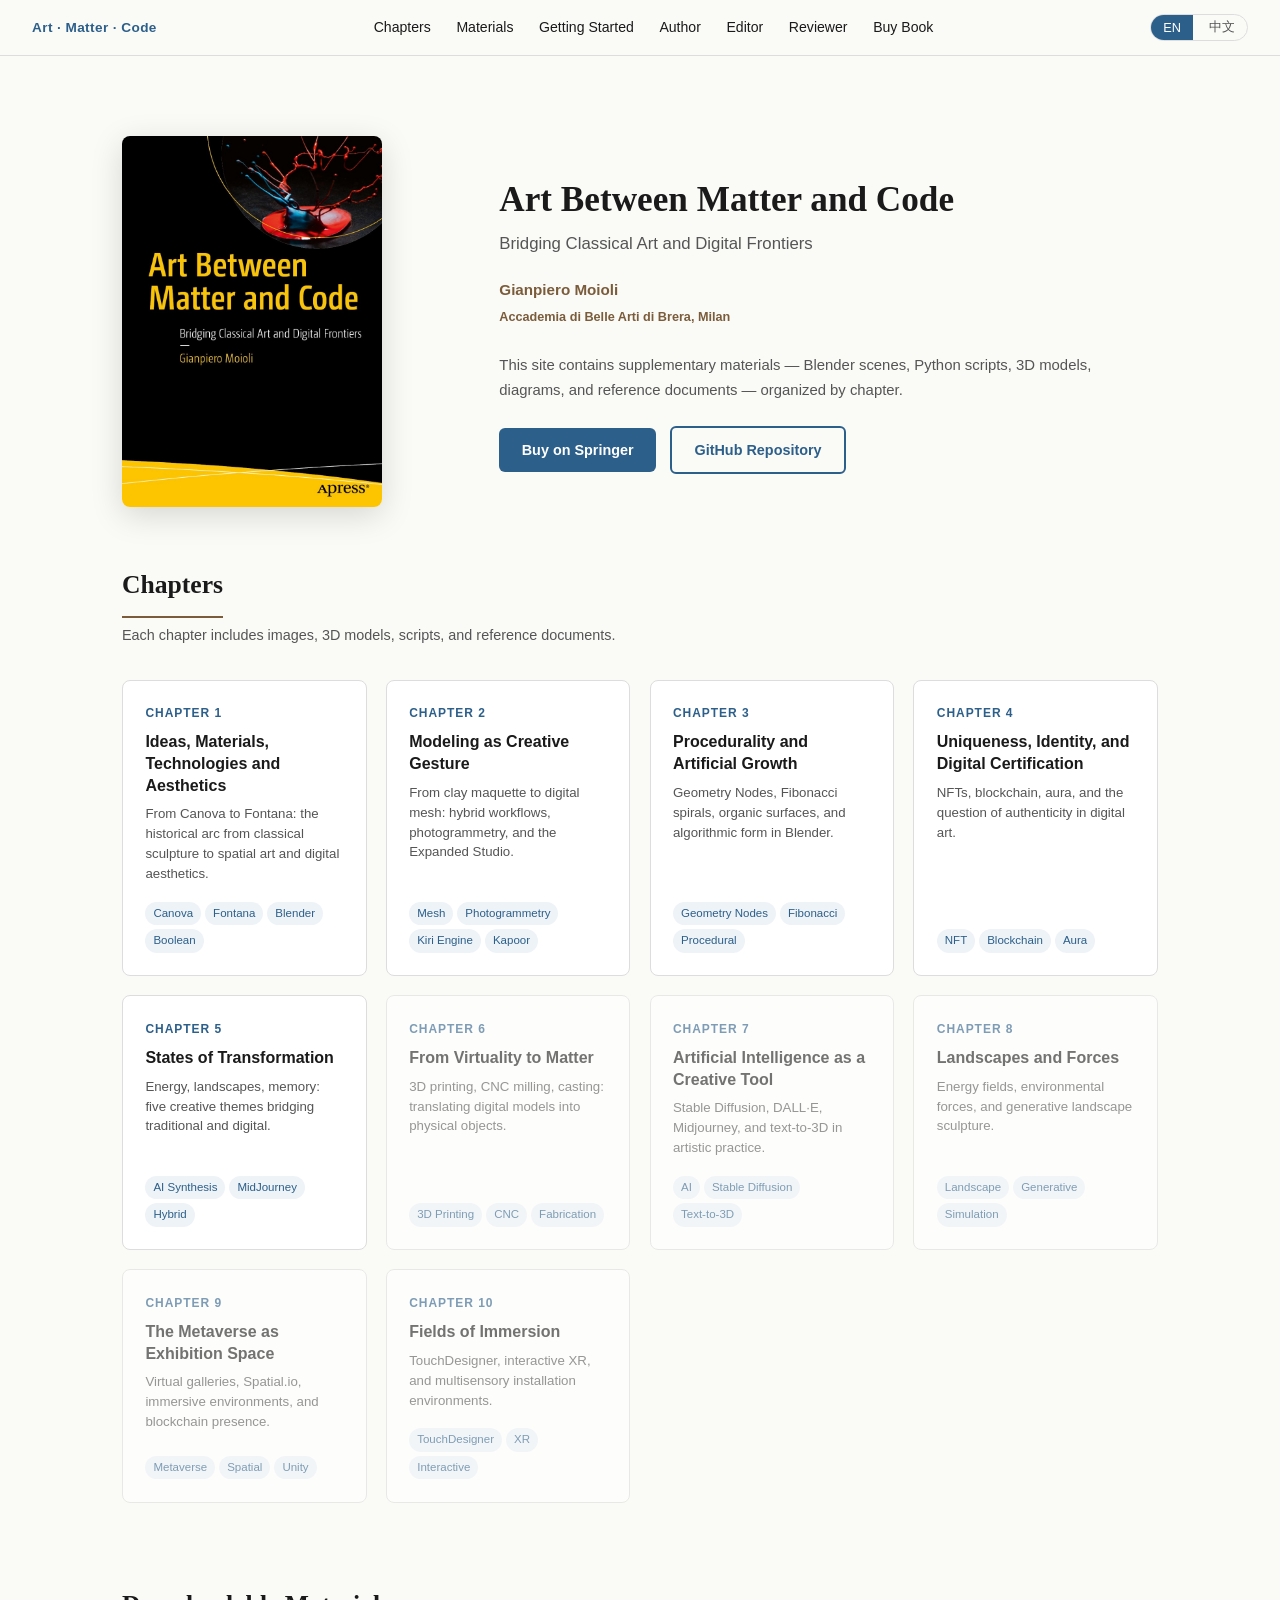
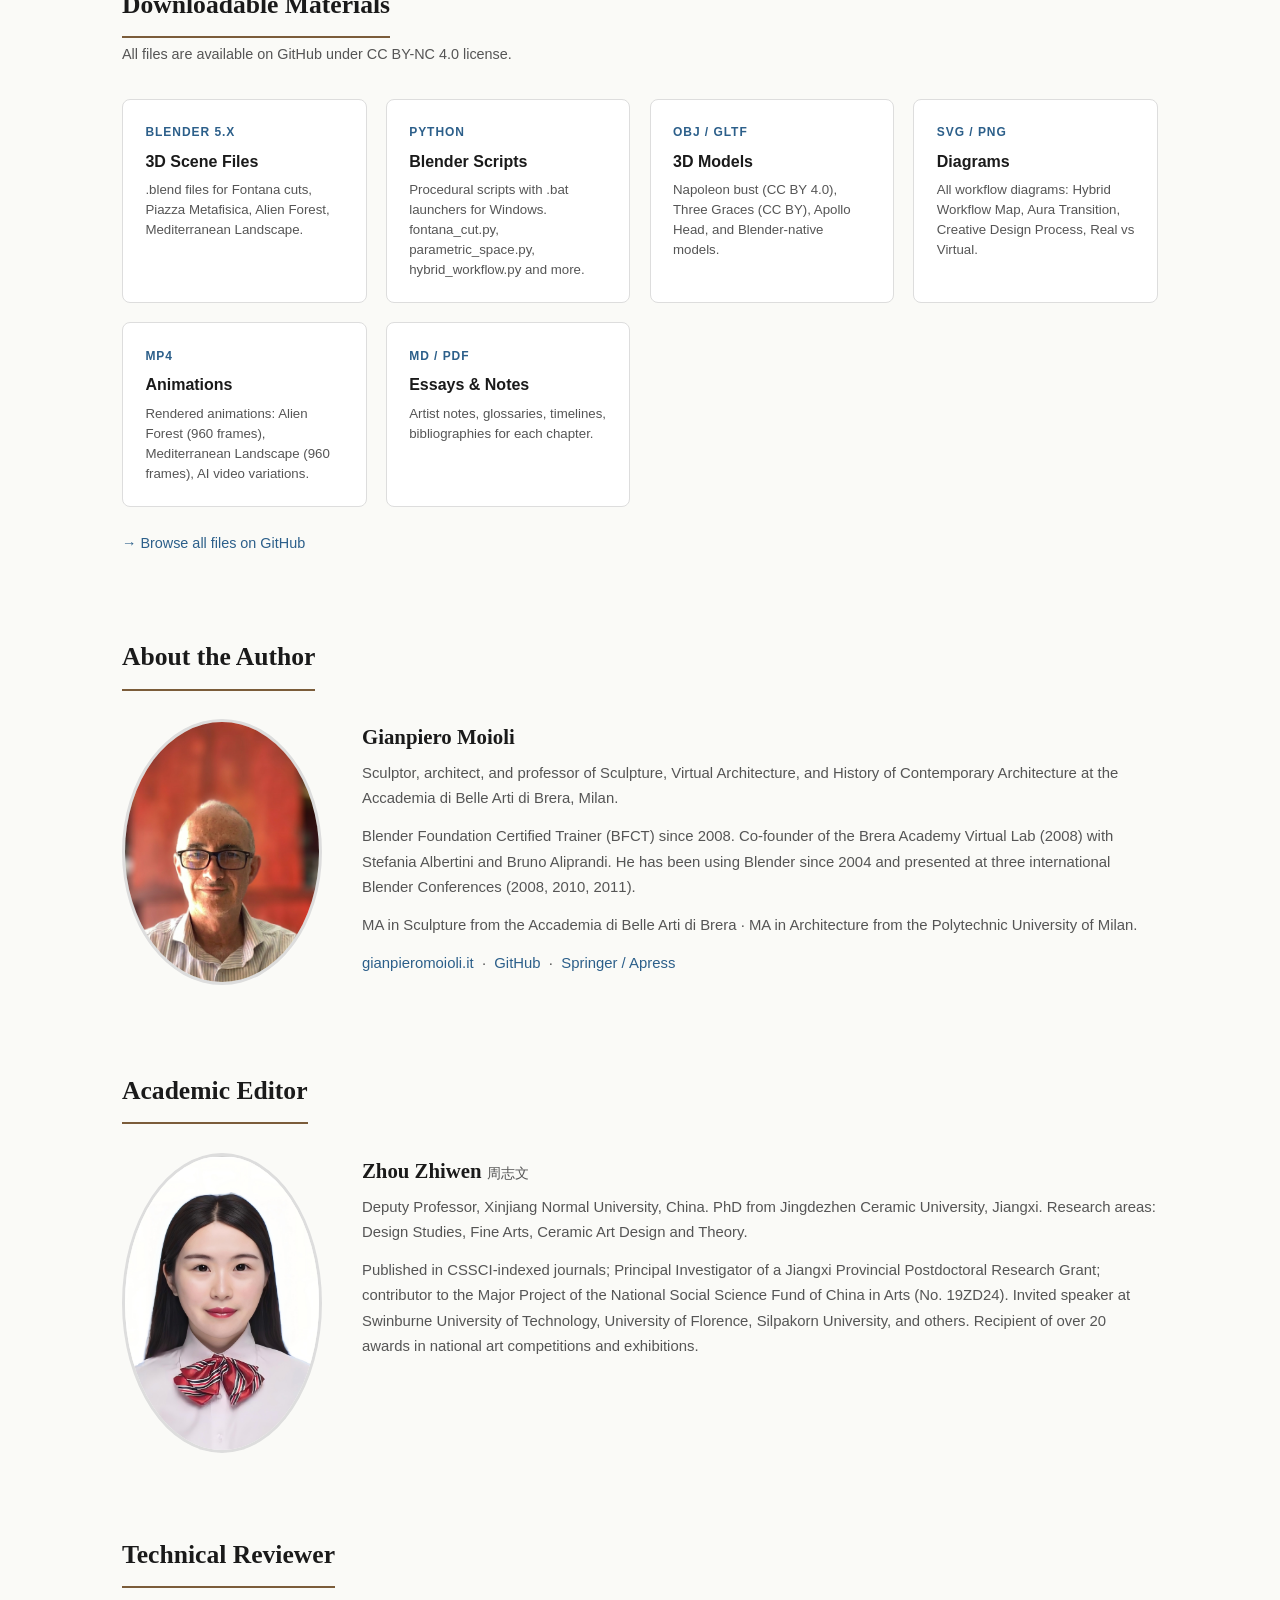
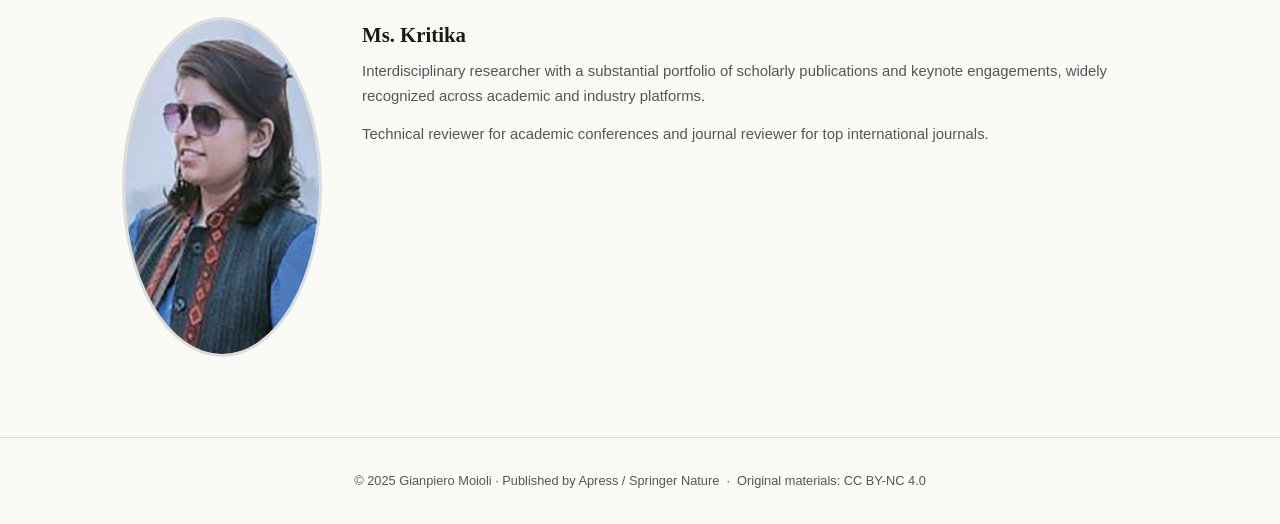
<file: index.html>
<!DOCTYPE html>
<html lang="en">
<head>
  <meta charset="UTF-8">
  <meta name="viewport" content="width=device-width, initial-scale=1.0">
  <title>Art Between Matter and Code — Gianpiero Moioli</title>
  <meta name="description" content="Supplementary materials for Art Between Matter and Code by Gianpiero Moioli, Apress/Springer 2025.">

  <link rel="canonical" href="https://giugiogiaauer.github.io/art-matter-code/">

  <!-- Open Graph / WeChat / Weibo -->
  <meta property="og:type"        content="website">
  <meta property="og:url"         content="https://giugiogiaauer.github.io/art-matter-code/">
  <meta property="og:title"       content="Art Between Matter and Code — Gianpiero Moioli">
  <meta property="og:description" content="Bridging Classical Art and Digital Frontiers. Supplementary Blender scenes, Python scripts, 3D models and essays.">
  <meta property="og:image"       content="https://giugiogiaauer.github.io/art-matter-code/images/banner.png">
  <meta property="og:image:width"  content="1200">
  <meta property="og:image:height" content="628">

  <link rel="stylesheet" href="css/style.css">
</head>
<body>

<!-- ── NAVIGATION ── -->
<nav>
  <span class="nav-logo">Art · Matter · Code</span>

  <ul class="nav-links">
    <li><a href="#chapters"
           data-en="Chapters"
           data-zh="章节"></a></li>
    <li><a href="#materials"
           data-en="Materials"
           data-zh="材料"></a></li>
    <li><a href="getting-started.html"
           data-en="Getting Started"
           data-zh="使用指南"></a></li>
    <li><a href="#about"
           data-en="Author"
           data-zh="作者"></a></li>
    <li><a href="#editor"
           data-en="Editor"
           data-zh="编辑"></a></li>
    <li><a href="#reviewer"
           data-en="Reviewer"
           data-zh="审稿人"></a></li>
    <li><a href="https://link.springer.com/book/10.1007/979-8-8688-2376-3"
           target="_blank"
           rel="noopener"
           data-en="Buy Book"
           data-zh="购买书籍"></a></li>
  </ul>

  <div class="lang-toggle">
    <button class="lang-btn active" data-lang="en">EN</button>
    <button class="lang-btn" data-lang="zh">中文</button>
  </div>
</nav>

<!-- ── HERO ── -->
<div class="hero">
  <div>
    <img class="hero-cover"
         src="images/cover.jpg"
         alt="Art Between Matter and Code — book cover"
         onerror="this.style.display='none'">
  </div>
  <div class="hero-text">
    <h1 data-en="Art Between Matter and Code"
        data-zh="物质与代码之间的艺术"></h1>
    <p class="subtitle"
       data-en="Bridging Classical Art and Digital Frontiers"
       data-zh="连接古典艺术与数字前沿"></p>
    <p class="author">Gianpiero Moioli
      <br><small data-en="Accademia di Belle Arti di Brera, Milan"
                 data-zh="布雷拉美术学院，米兰"></small>
    </p>
    <p style="color:var(--sub);font-size:.93rem;margin-bottom:1.4rem;"
       data-en="This site contains supplementary materials — Blender scenes, Python scripts, 3D models, diagrams, and reference documents — organized by chapter."
       data-zh="本网站包含补充材料——Blender场景、Python脚本、3D模型、图表和参考文档——按章节组织。"></p>
    <a class="btn btn-primary"
       href="https://link.springer.com/book/10.1007/979-8-8688-2376-3"
       target="_blank" rel="noopener"
       data-en="Buy on Springer"
       data-zh="在Springer购买"></a>
    <a class="btn btn-outline"
       href="https://github.com/Apress/Art-Between-Matter-and-Code"
       target="_blank" rel="noopener"
       data-en="GitHub Repository"
       data-zh="GitHub 代码库"></a>
  </div>
</div>

<!-- ── CHAPTERS ── -->
<section id="chapters">
  <h2 class="section-title"
      data-en="Chapters"
      data-zh="章节"></h2>
  <p class="section-sub"
     data-en="Each chapter includes images, 3D models, scripts, and reference documents."
     data-zh="每个章节包含图像、3D模型、脚本和参考文档。"></p>

  <div class="chapter-grid">

    <a class="chapter-card" href="chapters/01.html">
      <span class="chapter-num"
            data-en="Chapter 1"
            data-zh="第一章"></span>
      <span class="chapter-title"
            data-en="Ideas, Materials, Technologies and Aesthetics"
            data-zh="思想、材料、技术与美学"></span>
      <span class="chapter-desc"
            data-en="From Canova to Fontana: the historical arc from classical sculpture to spatial art and digital aesthetics."
            data-zh="从卡诺瓦到丰塔纳：从古典雕塑到空间艺术和数字美学的历史脉络。"></span>
      <div class="chapter-tags">
        <span class="tag">Canova</span>
        <span class="tag">Fontana</span>
        <span class="tag">Blender</span>
        <span class="tag">Boolean</span>
      </div>
    </a>

    <a class="chapter-card" href="chapters/02.html">
      <span class="chapter-num"
            data-en="Chapter 2"
            data-zh="第二章"></span>
      <span class="chapter-title"
            data-en="Modeling as Creative Gesture"
            data-zh="建模作为创作姿态"></span>
      <span class="chapter-desc"
            data-en="From clay maquette to digital mesh: hybrid workflows, photogrammetry, and the Expanded Studio."
            data-zh="从黏土模型到数字网格：混合工作流、摄影测量法与扩展工作室。"></span>
      <div class="chapter-tags">
        <span class="tag">Mesh</span>
        <span class="tag">Photogrammetry</span>
        <span class="tag">Kiri Engine</span>
        <span class="tag">Kapoor</span>
      </div>
    </a>

    <a class="chapter-card" href="chapters/03.html">
      <span class="chapter-num"
            data-en="Chapter 3"
            data-zh="第三章"></span>
      <span class="chapter-title"
            data-en="Procedurality and Artificial Growth"
            data-zh="程序化与人工生长"></span>
      <span class="chapter-desc"
            data-en="Geometry Nodes, Fibonacci spirals, organic surfaces, and algorithmic form in Blender."
            data-zh="几何节点、斐波那契螺旋、有机曲面与Blender中的算法形式。"></span>
      <div class="chapter-tags">
        <span class="tag">Geometry Nodes</span>
        <span class="tag">Fibonacci</span>
        <span class="tag">Procedural</span>
      </div>
    </a>

    <a class="chapter-card" href="chapters/04.html">
      <span class="chapter-num"
            data-en="Chapter 4"
            data-zh="第四章"></span>
      <span class="chapter-title"
            data-en="Uniqueness, Identity, and Digital Certification"
            data-zh="唯一性、身份与数字认证"></span>
      <span class="chapter-desc"
            data-en="NFTs, blockchain, aura, and the question of authenticity in digital art."
            data-zh="NFT、区块链、光晕与数字艺术中的真实性问题。"></span>
      <div class="chapter-tags">
        <span class="tag">NFT</span>
        <span class="tag">Blockchain</span>
        <span class="tag">Aura</span>
      </div>
    </a>

    <a class="chapter-card" href="chapters/05.html">
      <span class="chapter-num"
            data-en="Chapter 5"
            data-zh="第五章"></span>
      <span class="chapter-title"
            data-en="States of Transformation"
            data-zh="转变的状态"></span>
      <span class="chapter-desc"
            data-en="Energy, landscapes, memory: five creative themes bridging traditional and digital."
            data-zh="能量、景观、记忆：连接传统与数字的五个创作主题。"></span>
      <div class="chapter-tags">
        <span class="tag">AI Synthesis</span>
        <span class="tag">MidJourney</span>
        <span class="tag">Hybrid</span>
      </div>
    </a>

    <a class="chapter-card" href="#" style="opacity:.6;cursor:default;">
      <span class="chapter-num"
            data-en="Chapter 6"
            data-zh="第六章"></span>
      <span class="chapter-title"
            data-en="From Virtuality to Matter"
            data-zh="从虚拟到物质"></span>
      <span class="chapter-desc"
            data-en="3D printing, CNC milling, casting: translating digital models into physical objects."
            data-zh="3D打印、CNC铣削、铸造：将数字模型转化为实物。"></span>
      <div class="chapter-tags">
        <span class="tag">3D Printing</span>
        <span class="tag">CNC</span>
        <span class="tag">Fabrication</span>
      </div>
    </a>

    <a class="chapter-card" href="#" style="opacity:.6;cursor:default;">
      <span class="chapter-num"
            data-en="Chapter 7"
            data-zh="第七章"></span>
      <span class="chapter-title"
            data-en="Artificial Intelligence as a Creative Tool"
            data-zh="人工智能作为创作工具"></span>
      <span class="chapter-desc"
            data-en="Stable Diffusion, DALL·E, Midjourney, and text-to-3D in artistic practice."
            data-zh="Stable Diffusion、DALL·E、Midjourney及文本到3D在艺术实践中的应用。"></span>
      <div class="chapter-tags">
        <span class="tag">AI</span>
        <span class="tag">Stable Diffusion</span>
        <span class="tag">Text-to-3D</span>
      </div>
    </a>

    <a class="chapter-card" href="#" style="opacity:.6;cursor:default;">
      <span class="chapter-num"
            data-en="Chapter 8"
            data-zh="第八章"></span>
      <span class="chapter-title"
            data-en="Landscapes and Forces"
            data-zh="景观与力量"></span>
      <span class="chapter-desc"
            data-en="Energy fields, environmental forces, and generative landscape sculpture."
            data-zh="能量场、环境力量与生成式景观雕塑。"></span>
      <div class="chapter-tags">
        <span class="tag">Landscape</span>
        <span class="tag">Generative</span>
        <span class="tag">Simulation</span>
      </div>
    </a>

    <a class="chapter-card" href="#" style="opacity:.6;cursor:default;">
      <span class="chapter-num"
            data-en="Chapter 9"
            data-zh="第九章"></span>
      <span class="chapter-title"
            data-en="The Metaverse as Exhibition Space"
            data-zh="元宇宙作为展览空间"></span>
      <span class="chapter-desc"
            data-en="Virtual galleries, Spatial.io, immersive environments, and blockchain presence."
            data-zh="虚拟画廊、Spatial.io、沉浸式环境与区块链存在。"></span>
      <div class="chapter-tags">
        <span class="tag">Metaverse</span>
        <span class="tag">Spatial</span>
        <span class="tag">Unity</span>
      </div>
    </a>

    <a class="chapter-card" href="#" style="opacity:.6;cursor:default;">
      <span class="chapter-num"
            data-en="Chapter 10"
            data-zh="第十章"></span>
      <span class="chapter-title"
            data-en="Fields of Immersion"
            data-zh="沉浸领域"></span>
      <span class="chapter-desc"
            data-en="TouchDesigner, interactive XR, and multisensory installation environments."
            data-zh="TouchDesigner、交互式XR与多感官装置环境。"></span>
      <div class="chapter-tags">
        <span class="tag">TouchDesigner</span>
        <span class="tag">XR</span>
        <span class="tag">Interactive</span>
      </div>
    </a>

  </div>
</section>

<!-- ── MATERIALS ── -->
<section id="materials">
  <h2 class="section-title"
      data-en="Downloadable Materials"
      data-zh="可下载材料"></h2>
  <p class="section-sub"
     data-en="All files are available on GitHub under CC BY-NC 4.0 license."
     data-zh="所有文件均在GitHub上以CC BY-NC 4.0许可证提供。"></p>

  <div class="chapter-grid" style="grid-template-columns: repeat(auto-fill, minmax(200px,1fr));">
    <div class="chapter-card">
      <span class="chapter-num">Blender 5.x</span>
      <span class="chapter-title"
            data-en="3D Scene Files"
            data-zh="3D场景文件"></span>
      <span class="chapter-desc"
            data-en=".blend files for Fontana cuts, Piazza Metafisica, Alien Forest, Mediterranean Landscape."
            data-zh=".blend文件：丰塔纳切割、形而上广场、外星森林、地中海景观。"></span>
    </div>
    <div class="chapter-card">
      <span class="chapter-num">Python</span>
      <span class="chapter-title"
            data-en="Blender Scripts"
            data-zh="Blender脚本"></span>
      <span class="chapter-desc"
            data-en="Procedural scripts with .bat launchers for Windows. fontana_cut.py, parametric_space.py, hybrid_workflow.py and more."
            data-zh="带有Windows .bat启动器的程序化脚本。fontana_cut.py、parametric_space.py、hybrid_workflow.py等。"></span>
    </div>
    <div class="chapter-card">
      <span class="chapter-num">OBJ / GLTF</span>
      <span class="chapter-title"
            data-en="3D Models"
            data-zh="3D模型"></span>
      <span class="chapter-desc"
            data-en="Napoleon bust (CC BY 4.0), Three Graces (CC BY), Apollo Head, and Blender-native models."
            data-zh="拿破仑半身像（CC BY 4.0）、三美神（CC BY）、阿波罗头像及Blender原生模型。"></span>
    </div>
    <div class="chapter-card">
      <span class="chapter-num">SVG / PNG</span>
      <span class="chapter-title"
            data-en="Diagrams"
            data-zh="图表"></span>
      <span class="chapter-desc"
            data-en="All workflow diagrams: Hybrid Workflow Map, Aura Transition, Creative Design Process, Real vs Virtual."
            data-zh="所有工作流程图：混合工作流程图、光晕过渡、创意设计流程、真实与虚拟。"></span>
    </div>
    <div class="chapter-card">
      <span class="chapter-num">MP4</span>
      <span class="chapter-title"
            data-en="Animations"
            data-zh="动画"></span>
      <span class="chapter-desc"
            data-en="Rendered animations: Alien Forest (960 frames), Mediterranean Landscape (960 frames), AI video variations."
            data-zh="渲染动画：外星森林（960帧）、地中海景观（960帧）、AI视频变体。"></span>
    </div>
    <div class="chapter-card">
      <span class="chapter-num">MD / PDF</span>
      <span class="chapter-title"
            data-en="Essays & Notes"
            data-zh="文章与笔记"></span>
      <span class="chapter-desc"
            data-en="Artist notes, glossaries, timelines, bibliographies for each chapter."
            data-zh="每章的艺术家笔记、术语表、时间表和参考书目。"></span>
    </div>
  </div>

  <p style="margin-top:1.5rem;font-size:.9rem;color:var(--sub);">
    <a href="https://github.com/Apress/Art-Between-Matter-and-Code"
       target="_blank" rel="noopener"
       data-en="→ Browse all files on GitHub"
       data-zh="→ 在GitHub上浏览所有文件"></a>
  </p>
</section>

<!-- ── ABOUT ── -->
<section id="about">
  <h2 class="section-title"
      data-en="About the Author"
      data-zh="关于作者"></h2>

  <div class="about-grid">
    <img class="about-photo"
         src="images/author.jpg"
         alt="Gianpiero Moioli">
    <div class="about-text">
      <h3>Gianpiero Moioli <span style="font-size:.85rem;font-weight:400;color:var(--sub);" data-en="" data-zh="詹皮耶罗-莫伊奥利"></span></h3>
      <p data-en="Sculptor, architect, and professor of Sculpture, Virtual Architecture, and History of Contemporary Architecture at the Accademia di Belle Arti di Brera, Milan."
         data-zh="雕塑家、建筑师，米兰布雷拉美术学院雕塑、虚拟建筑和当代建筑史教授。"></p>
      <p data-en="Blender Foundation Certified Trainer (BFCT) since 2008. Co-founder of the Brera Academy Virtual Lab (2008) with Stefania Albertini and Bruno Aliprandi. He has been using Blender since 2004 and presented at three international Blender Conferences (2008, 2010, 2011)."
         data-zh="自2008年起担任Blender基金会认证培训师（BFCT）。2008年与Stefania Albertini和Bruno Aliprandi共同创立布雷拉学院虚拟实验室。自2004年起使用Blender，并在三届国际Blender大会（2008、2010、2011年）上发表演讲。"></p>
      <p data-en="MA in Sculpture from the Accademia di Belle Arti di Brera · MA in Architecture from the Polytechnic University of Milan."
         data-zh="布雷拉美术学院雕塑硕士 · 米兰理工大学建筑硕士。"></p>
      <p>
        <a href="https://www.gianpieromoioli.it"
           target="_blank" rel="noopener">gianpieromoioli.it</a>
        &nbsp;·&nbsp;
        <a href="https://github.com/GiugiogiaAuer"
           target="_blank" rel="noopener">GitHub</a>
        &nbsp;·&nbsp;
        <a href="https://link.springer.com/book/10.1007/979-8-8688-2376-3"
           target="_blank" rel="noopener"
           data-en="Springer / Apress"
           data-zh="Springer / Apress"></a>
      </p>
    </div>
  </div>
</section>

<!-- ── ACADEMIC EDITOR ── -->
<section id="editor">
  <h2 class="section-title"
      data-en="Academic Editor"
      data-zh="学术编辑"></h2>

  <div class="about-grid">
    <img class="about-photo"
         src="images/editor.jpg"
         alt="Zhou Zhiwen">
    <div class="about-text">
      <h3>Zhou Zhiwen <span style="font-size:.85rem;font-weight:400;color:var(--sub);">周志文</span></h3>
      <p data-en="Deputy Professor, Xinjiang Normal University, China. PhD from Jingdezhen Ceramic University, Jiangxi. Research areas: Design Studies, Fine Arts, Ceramic Art Design and Theory."
         data-zh="新疆师范大学副教授，中国。景德镇陶瓷大学博士，江西。研究方向：设计学、美术学、陶瓷艺术设计与理论。">
        Deputy Professor, Xinjiang Normal University, China. PhD from Jingdezhen Ceramic University, Jiangxi. Research areas: Design Studies, Fine Arts, Ceramic Art Design and Theory.
      </p>
      <p data-en="Published in CSSCI-indexed journals; Principal Investigator of a Jiangxi Provincial Postdoctoral Research Grant; contributor to the Major Project of the National Social Science Fund of China in Arts (No. 19ZD24). Invited speaker at Swinburne University of Technology, University of Florence, Silpakorn University, and others. Recipient of over 20 awards in national art competitions and exhibitions."
         data-zh="在CSSCI来源期刊发表论文10篇；主持江西省博士后科研资助项目；参与国家社科基金艺术学重大项目（19ZD24）著作撰写与修改。曾受邀在斯威本科技大学、佛罗伦萨大学、西巴拉贡大学等国际艺术与设计论坛发言。荣获全国艺术竞赛与展览奖项20余项。">
        Published in CSSCI-indexed journals; Principal Investigator of a Jiangxi Provincial Postdoctoral Research Grant; contributor to the National Social Science Fund of China in Arts (No. 19ZD24). Invited speaker at Swinburne University of Technology, University of Florence, Silpakorn University, and others. Over 20 awards in national art competitions.
      </p>
    </div>
  </div>
</section>

<!-- ── TECHNICAL REVIEWER ── -->
<section id="reviewer">
  <h2 class="section-title"
      data-en="Technical Reviewer"
      data-zh="技术审稿人"></h2>

  <div class="about-grid">
    <img class="about-photo"
         src="images/reviewer.png"
         alt="Ms. Kritika"
         style="height:340px;object-fit:cover;object-position:center top;"
         onerror="this.style.display='none'">
    <div class="about-text">
      <h3>Ms. Kritika</h3>
      <p data-en="Interdisciplinary researcher with a substantial portfolio of scholarly publications and keynote engagements, widely recognized across academic and industry platforms."
         data-zh="跨学科研究者，拥有丰富的学术出版物和主旨演讲经历，在学术界和产业界均获得广泛认可。">
        Interdisciplinary researcher with a substantial portfolio of scholarly publications and keynote engagements, widely recognized across academic and industry platforms.
      </p>
      <p data-en="Technical reviewer for academic conferences and journal reviewer for top international journals."
         data-zh="担任学术会议技术审稿人及国际顶级期刊审稿人。">
        Technical reviewer for academic conferences and journal reviewer for top international journals.
      </p>
    </div>
  </div>
</section>

<!-- ── FOOTER ── -->
<footer>
  <p>
    <span data-en="© 2025 Gianpiero Moioli · Published by"
          data-zh="© 2025 Gianpiero Moioli · 出版商："></span>
    <a href="https://link.springer.com/book/10.1007/979-8-8688-2376-3"
       target="_blank" rel="noopener">Apress / Springer Nature</a>
    &nbsp;·&nbsp;
    <span data-en="Original materials:"
          data-zh="原创材料："></span>
    <a href="https://creativecommons.org/licenses/by-nc/4.0/"
       target="_blank" rel="noopener">CC BY-NC 4.0</a>
  </p>
</footer>

<script src="js/i18n.js"></script>
</body>
</html>
</file>
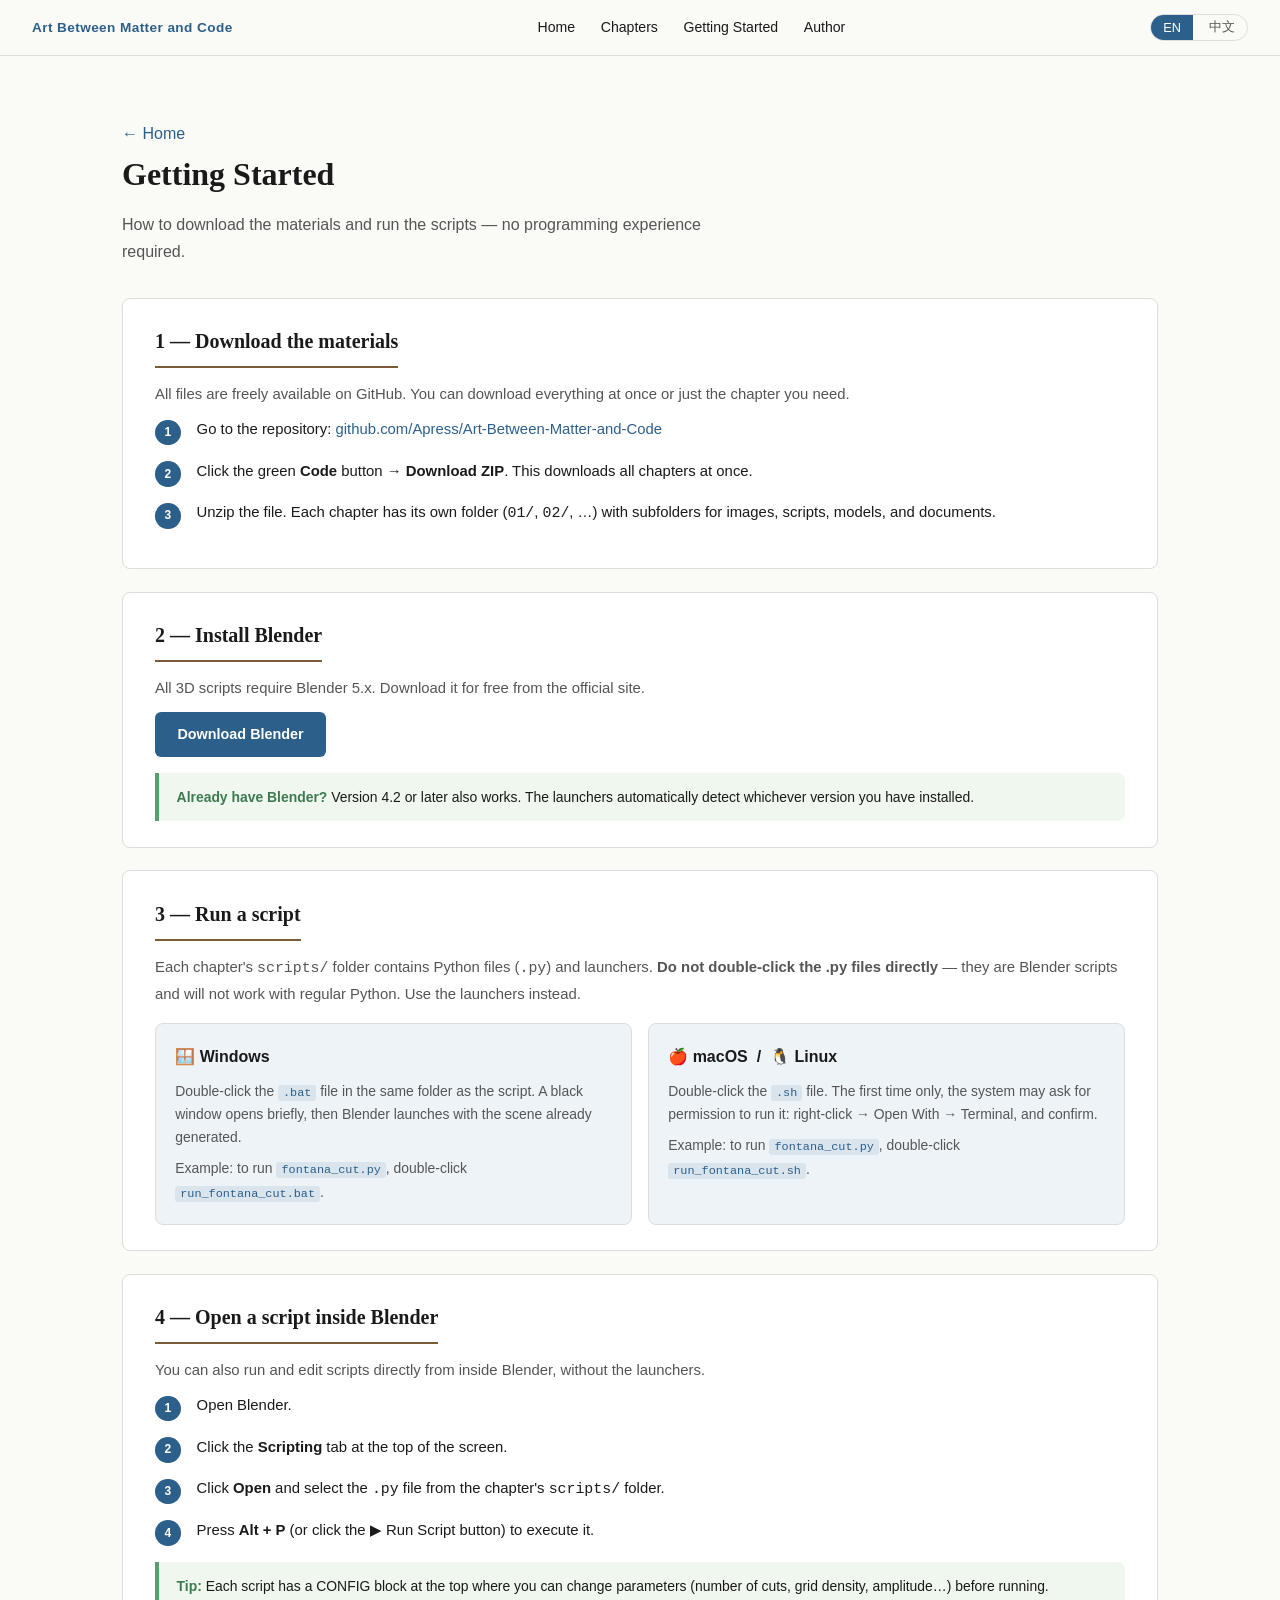
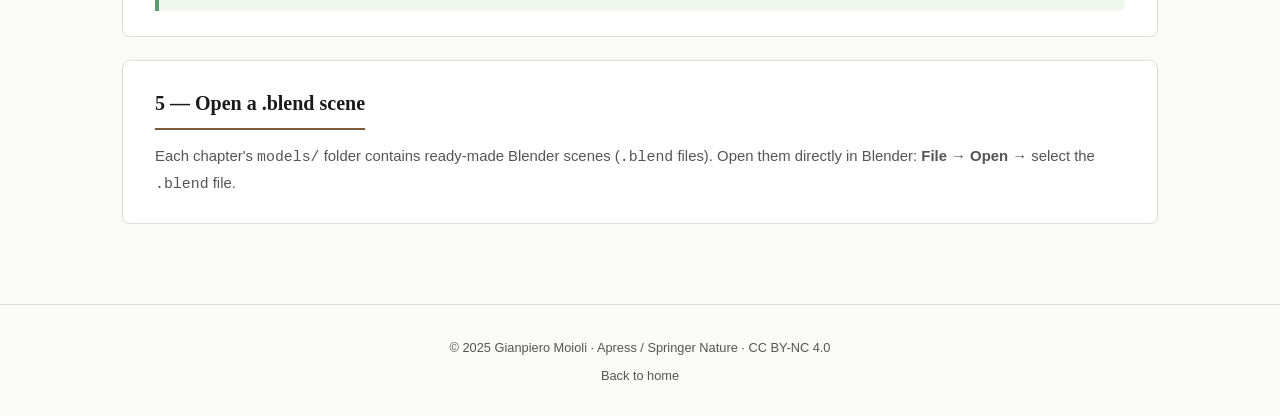
<file: getting-started.html>
<!DOCTYPE html>
<html lang="en">
<head>
  <meta charset="UTF-8">
  <meta name="viewport" content="width=device-width, initial-scale=1.0">
  <title>Getting Started — Art Between Matter and Code</title>
  <meta name="description" content="How to download and run the scripts and 3D models from Art Between Matter and Code by Gianpiero Moioli.">
  <link rel="stylesheet" href="css/style.css">
  <style>
    .gs-hero {
      max-width: var(--max);
      margin: 4rem auto 2rem;
      padding: 0 2rem;
    }
    .gs-hero h1 {
      font-family: var(--font-serif);
      font-size: 2rem;
      margin-bottom: .6rem;
    }
    .gs-hero .lead {
      font-size: 1rem;
      color: var(--sub);
      max-width: 640px;
    }

    .gs-block {
      background: var(--card);
      border: 1px solid var(--border);
      border-radius: var(--radius);
      padding: 1.6rem 2rem;
      margin-bottom: 1.4rem;
    }
    .gs-block h2 {
      font-family: var(--font-serif);
      font-size: 1.25rem;
      color: var(--ink);
      margin-bottom: .8rem;
      padding-bottom: .5rem;
      border-bottom: 2px solid var(--accent2);
      display: inline-block;
    }
    .gs-block p {
      font-size: .93rem;
      color: var(--sub);
      line-height: 1.75;
      margin-bottom: .7rem;
    }
    .gs-block p:last-child { margin-bottom: 0; }

    .gs-steps {
      list-style: none;
      counter-reset: step;
      margin: .5rem 0 0;
    }
    .gs-steps li {
      counter-increment: step;
      display: flex;
      gap: 1rem;
      align-items: flex-start;
      margin-bottom: .9rem;
      font-size: .93rem;
      color: var(--ink);
      line-height: 1.6;
    }
    .gs-steps li::before {
      content: counter(step);
      min-width: 1.6rem;
      height: 1.6rem;
      background: var(--accent);
      color: #fff;
      font-size: .75rem;
      font-weight: 700;
      border-radius: 50%;
      display: flex;
      align-items: center;
      justify-content: center;
      flex-shrink: 0;
      margin-top: .1rem;
    }

    .os-grid {
      display: grid;
      grid-template-columns: 1fr 1fr;
      gap: 1rem;
      margin-top: 1rem;
    }
    .os-card {
      background: var(--tag-bg);
      border: 1px solid var(--border);
      border-radius: var(--radius);
      padding: 1.2rem;
    }
    .os-card h3 {
      font-size: 1rem;
      margin-bottom: .6rem;
      color: var(--ink);
    }
    .os-card p {
      font-size: .87rem;
      color: var(--sub);
      line-height: 1.65;
      margin-bottom: .5rem;
    }
    .os-card p:last-child { margin-bottom: 0; }
    .os-card code {
      background: rgba(44,95,138,.1);
      color: var(--accent);
      padding: 1px 5px;
      border-radius: 3px;
      font-size: .85em;
      font-family: "Consolas", "Courier New", monospace;
    }

    .tip {
      background: #f0f7ee;
      border-left: 4px solid #5a9e6f;
      border-radius: 0 var(--radius) var(--radius) 0;
      padding: .8rem 1.1rem;
      font-size: .87rem;
      color: var(--ink);
      line-height: 1.65;
      margin-top: 1rem;
    }
    .tip strong { color: #3d7a52; }

    @media (max-width: 700px) {
      .os-grid { grid-template-columns: 1fr; }
    }
  </style>
</head>
<body>

<!-- NAV -->
<nav>
  <span class="nav-logo">Art Between Matter and Code</span>
  <ul class="nav-links">
    <li><a href="index.html" data-en="Home" data-zh="首页">Home</a></li>
    <li><a href="index.html#chapters" data-en="Chapters" data-zh="章节">Chapters</a></li>
    <li><a href="getting-started.html" data-en="Getting Started" data-zh="使用指南">Getting Started</a></li>
    <li><a href="index.html#about" data-en="Author" data-zh="作者">Author</a></li>
  </ul>
  <div class="lang-toggle">
    <button class="lang-btn" data-lang="en">EN</button>
    <button class="lang-btn" data-lang="zh">中文</button>
  </div>
</nav>

<!-- HERO -->
<div class="gs-hero">
  <a class="back-link" href="index.html">← <span data-en="Home" data-zh="首页">Home</span></a>
  <h1 data-en="Getting Started" data-zh="使用指南">Getting Started</h1>
  <p class="lead"
     data-en="How to download the materials and run the scripts — no programming experience required."
     data-zh="如何下载材料并运行脚本——无需编程经验。">
    How to download the materials and run the scripts — no programming experience required.
  </p>
</div>

<!-- STEP 1: Download -->
<section>
  <div class="gs-block">
    <h2 data-en="1 — Download the materials" data-zh="1 — 下载材料">1 — Download the materials</h2>
    <p data-en="All files are freely available on GitHub. You can download everything at once or just the chapter you need."
       data-zh="所有文件均可在GitHub上免费获取。您可以一次性下载所有内容，也可以只下载您需要的章节。">
      All files are freely available on GitHub. You can download everything at once or just the chapter you need.
    </p>
    <ol class="gs-steps">
      <li>
        <span data-en="Go to the repository: <a href='https://github.com/Apress/Art-Between-Matter-and-Code' target='_blank' rel='noopener'>github.com/Apress/Art-Between-Matter-and-Code</a>"
              data-zh="访问代码库：<a href='https://github.com/Apress/Art-Between-Matter-and-Code' target='_blank' rel='noopener'>github.com/Apress/Art-Between-Matter-and-Code</a>">
          Go to the repository: <a href="https://github.com/Apress/Art-Between-Matter-and-Code" target="_blank" rel="noopener">github.com/Apress/Art-Between-Matter-and-Code</a>
        </span>
      </li>
      <li>
        <span data-en="Click the green <strong>Code</strong> button → <strong>Download ZIP</strong>. This downloads all chapters at once."
              data-zh="点击绿色的 <strong>Code</strong> 按钮 → <strong>Download ZIP</strong>。这将一次性下载所有章节。">
          Click the green <strong>Code</strong> button → <strong>Download ZIP</strong>. This downloads all chapters at once.
        </span>
      </li>
      <li>
        <span data-en="Unzip the file. Each chapter has its own folder (<code>01/</code>, <code>02/</code>, …) with subfolders for images, scripts, models, and documents."
              data-zh="解压文件。每个章节都有自己的文件夹（<code>01/</code>、<code>02/</code>……），其中包含图像、脚本、模型和文档的子文件夹。">
          Unzip the file. Each chapter has its own folder (<code>01/</code>, <code>02/</code>, …) with subfolders for images, scripts, models, and documents.
        </span>
      </li>
    </ol>
  </div>

  <!-- STEP 2: Install Blender -->
  <div class="gs-block">
    <h2 data-en="2 — Install Blender" data-zh="2 — 安装Blender">2 — Install Blender</h2>
    <p data-en="All 3D scripts require Blender 5.x. Download it for free from the official site."
       data-zh="所有3D脚本需要Blender 5.x。从官方网站免费下载。">
      All 3D scripts require Blender 5.x. Download it for free from the official site.
    </p>
    <p>
      <a class="btn btn-primary" href="https://www.blender.org/download/" target="_blank" rel="noopener"
         data-en="Download Blender" data-zh="下载Blender">Download Blender</a>
    </p>
    <div class="tip">
      <strong data-en="Already have Blender?" data-zh="已经安装了Blender？">Already have Blender?</strong>
      <span data-en=" Version 4.2 or later also works. The launchers automatically detect whichever version you have installed."
            data-zh=" 版本4.2或更高版本也可使用。启动器会自动检测您已安装的版本。">
        &nbsp;Version 4.2 or later also works. The launchers automatically detect whichever version you have installed.
      </span>
    </div>
  </div>

  <!-- STEP 3: Run scripts -->
  <div class="gs-block">
    <h2 data-en="3 — Run a script" data-zh="3 — 运行脚本">3 — Run a script</h2>
    <p data-en="Each chapter's <code>scripts/</code> folder contains Python files (<code>.py</code>) and launchers. <strong>Do not double-click the .py files directly</strong> — they are Blender scripts and will not work with regular Python. Use the launchers instead."
       data-zh="每个章节的 <code>scripts/</code> 文件夹包含Python文件（<code>.py</code>）和启动器。<strong>请勿直接双击.py文件</strong>——它们是Blender脚本，无法在普通Python中运行。请使用启动器。">
      Each chapter's <code>scripts/</code> folder contains Python files (<code>.py</code>) and launchers. <strong>Do not double-click the .py files directly</strong> — they are Blender scripts and will not work with regular Python. Use the launchers instead.
    </p>

    <div class="os-grid">
      <div class="os-card">
        <h3>🪟 Windows</h3>
        <p data-en="Double-click the <code>.bat</code> file in the same folder as the script. A black window opens briefly, then Blender launches with the scene already generated."
           data-zh="双击脚本同一文件夹中的 <code>.bat</code> 文件。黑色窗口短暂出现，然后Blender启动并自动生成场景。">
          Double-click the <code>.bat</code> file in the same folder as the script. A black window opens briefly, then Blender launches with the scene already generated.
        </p>
        <p data-en="Example: to run <code>fontana_cut.py</code>, double-click <code>run_fontana_cut.bat</code>."
           data-zh="示例：要运行 <code>fontana_cut.py</code>，双击 <code>run_fontana_cut.bat</code>。">
          Example: to run <code>fontana_cut.py</code>, double-click <code>run_fontana_cut.bat</code>.
        </p>
      </div>
      <div class="os-card">
        <h3>🍎 macOS &nbsp;/&nbsp; 🐧 Linux</h3>
        <p data-en="Double-click the <code>.sh</code> file. The first time only, the system may ask for permission to run it: right-click → Open With → Terminal, and confirm."
           data-zh="双击 <code>.sh</code> 文件。仅第一次时，系统可能会要求运行权限：右键单击 → 打开方式 → 终端，然后确认。">
          Double-click the <code>.sh</code> file. The first time only, the system may ask for permission: right-click → Open With → Terminal, and confirm.
        </p>
        <p data-en="Example: to run <code>fontana_cut.py</code>, double-click <code>run_fontana_cut.sh</code>."
           data-zh="示例：要运行 <code>fontana_cut.py</code>，双击 <code>run_fontana_cut.sh</code>。">
          Example: to run <code>fontana_cut.py</code>, double-click <code>run_fontana_cut.sh</code>.
        </p>
      </div>
    </div>
  </div>

  <!-- STEP 4: Inside Blender -->
  <div class="gs-block">
    <h2 data-en="4 — Open a script inside Blender" data-zh="4 — 在Blender内部打开脚本">4 — Open a script inside Blender</h2>
    <p data-en="You can also run and edit scripts directly from inside Blender, without the launchers."
       data-zh="您也可以直接在Blender内部运行和编辑脚本，无需启动器。">
      You can also run and edit scripts directly from inside Blender, without the launchers.
    </p>
    <ol class="gs-steps">
      <li><span data-en="Open Blender." data-zh="打开Blender。">Open Blender.</span></li>
      <li><span data-en="Click the <strong>Scripting</strong> tab at the top of the screen." data-zh="点击屏幕顶部的 <strong>Scripting</strong>（脚本）选项卡。">Click the <strong>Scripting</strong> tab at the top of the screen.</span></li>
      <li><span data-en="Click <strong>Open</strong> and select the <code>.py</code> file from the chapter's <code>scripts/</code> folder." data-zh="点击 <strong>Open</strong>（打开），从章节的 <code>scripts/</code> 文件夹中选择 <code>.py</code> 文件。">Click <strong>Open</strong> and select the <code>.py</code> file from the chapter's <code>scripts/</code> folder.</span></li>
      <li><span data-en="Press <strong>Alt + P</strong> (or click the ▶ Run Script button) to execute it." data-zh="按 <strong>Alt + P</strong>（或点击 ▶ 运行脚本按钮）执行脚本。">Press <strong>Alt + P</strong> (or click the ▶ Run Script button) to execute it.</span></li>
    </ol>
    <div class="tip">
      <strong data-en="Tip:" data-zh="提示：">Tip:</strong>
      <span data-en=" Each script has a CONFIG block at the top where you can change parameters (number of cuts, grid density, amplitude…) before running."
            data-zh=" 每个脚本顶部都有一个CONFIG配置块，您可以在运行前更改参数（切割数量、网格密度、振幅……）。">
        &nbsp;Each script has a CONFIG block at the top where you can change parameters (number of cuts, grid density, amplitude…) before running.
      </span>
    </div>
  </div>

  <!-- STEP 5: Open .blend files -->
  <div class="gs-block">
    <h2 data-en="5 — Open a .blend scene" data-zh="5 — 打开.blend场景">5 — Open a .blend scene</h2>
    <p data-en="Each chapter's <code>models/</code> folder contains ready-made Blender scenes (<code>.blend</code> files). Open them directly in Blender: <strong>File → Open</strong> → select the <code>.blend</code> file."
       data-zh="每个章节的 <code>models/</code> 文件夹包含现成的Blender场景（<code>.blend</code> 文件）。直接在Blender中打开：<strong>文件 → 打开</strong> → 选择 <code>.blend</code> 文件。">
      Each chapter's <code>models/</code> folder contains ready-made Blender scenes (<code>.blend</code> files). Open them directly in Blender: <strong>File → Open</strong> → select the <code>.blend</code> file.
    </p>
  </div>
</section>

<!-- FOOTER -->
<footer>
  <p data-en="© 2025 Gianpiero Moioli · Apress / Springer Nature · CC BY-NC 4.0"
     data-zh="© 2025 莫伊奥利 · Apress / Springer Nature · CC BY-NC 4.0">
    © 2025 Gianpiero Moioli · Apress / Springer Nature · CC BY-NC 4.0
  </p>
  <p style="margin-top:.4rem">
    <a href="index.html" data-en="Back to home" data-zh="返回首页">Back to home</a>
  </p>
</footer>

<script src="js/i18n.js"></script>
</body>
</html>
</file>
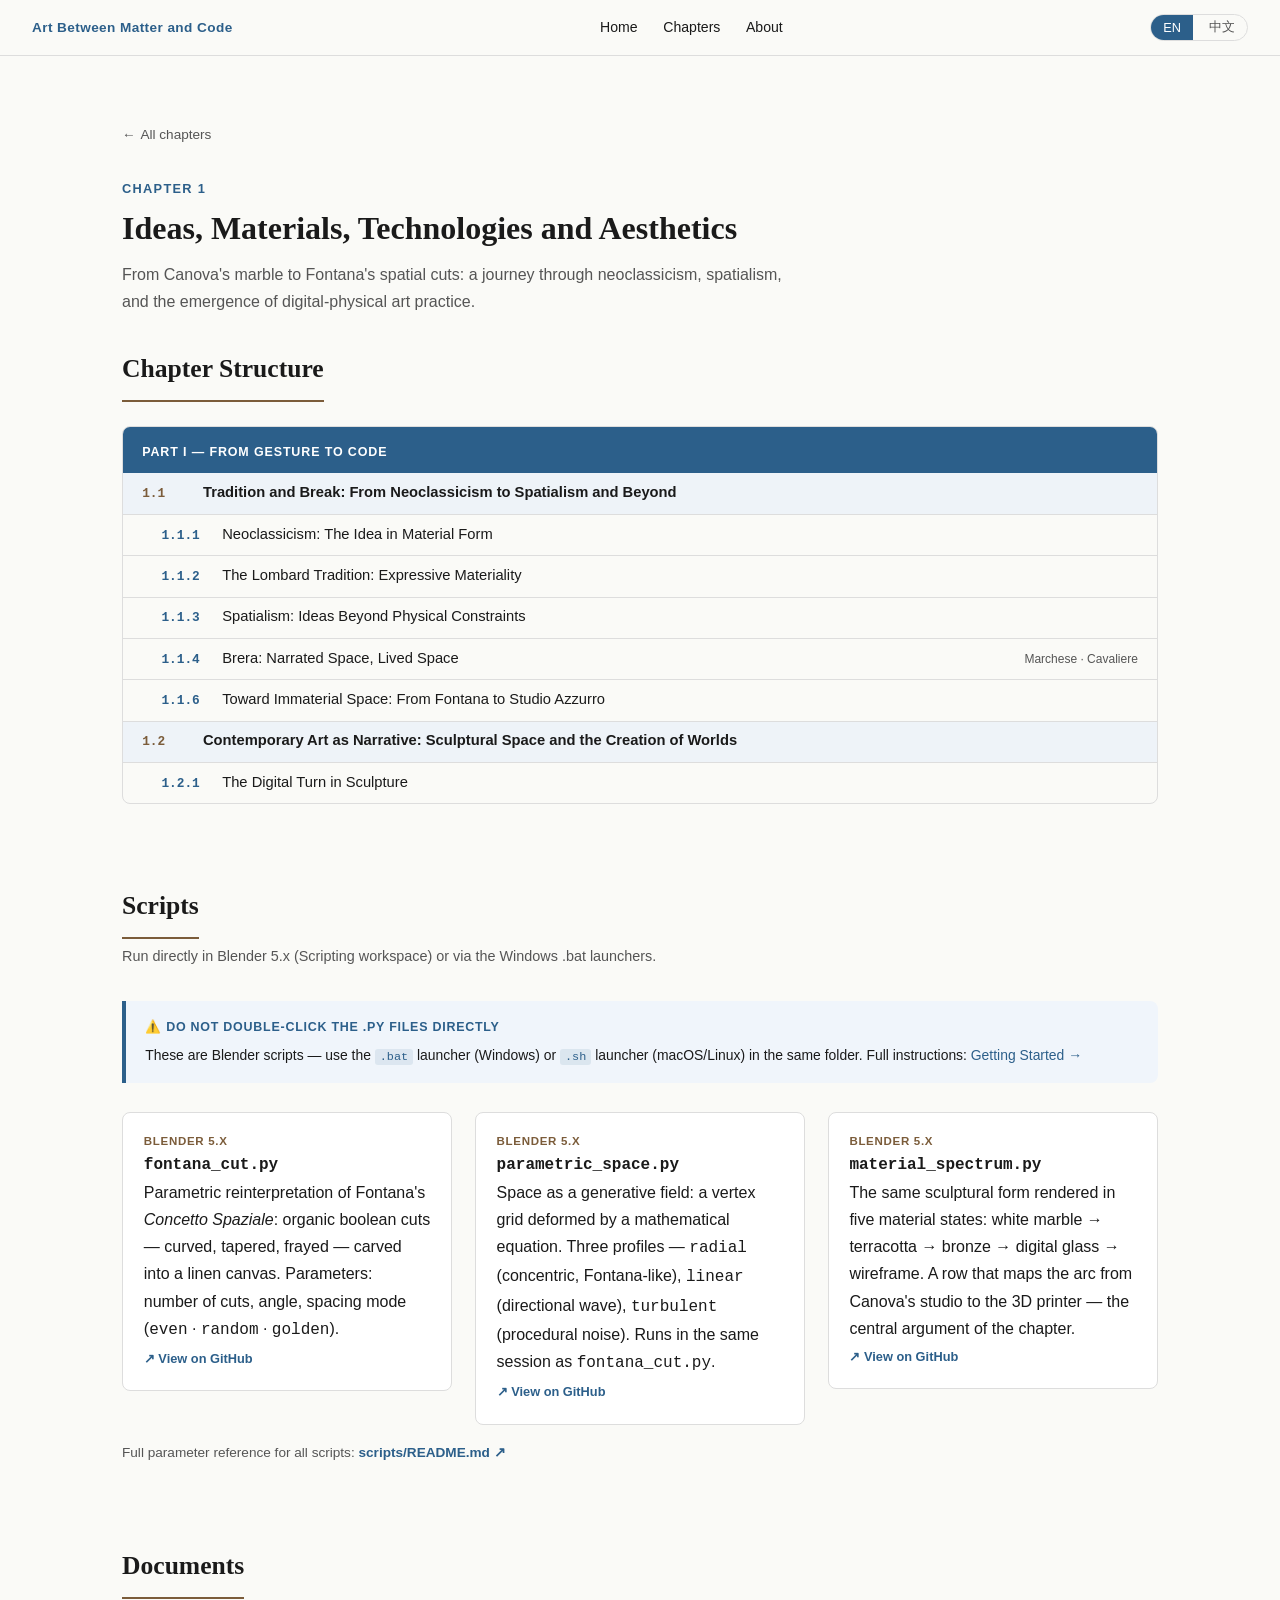
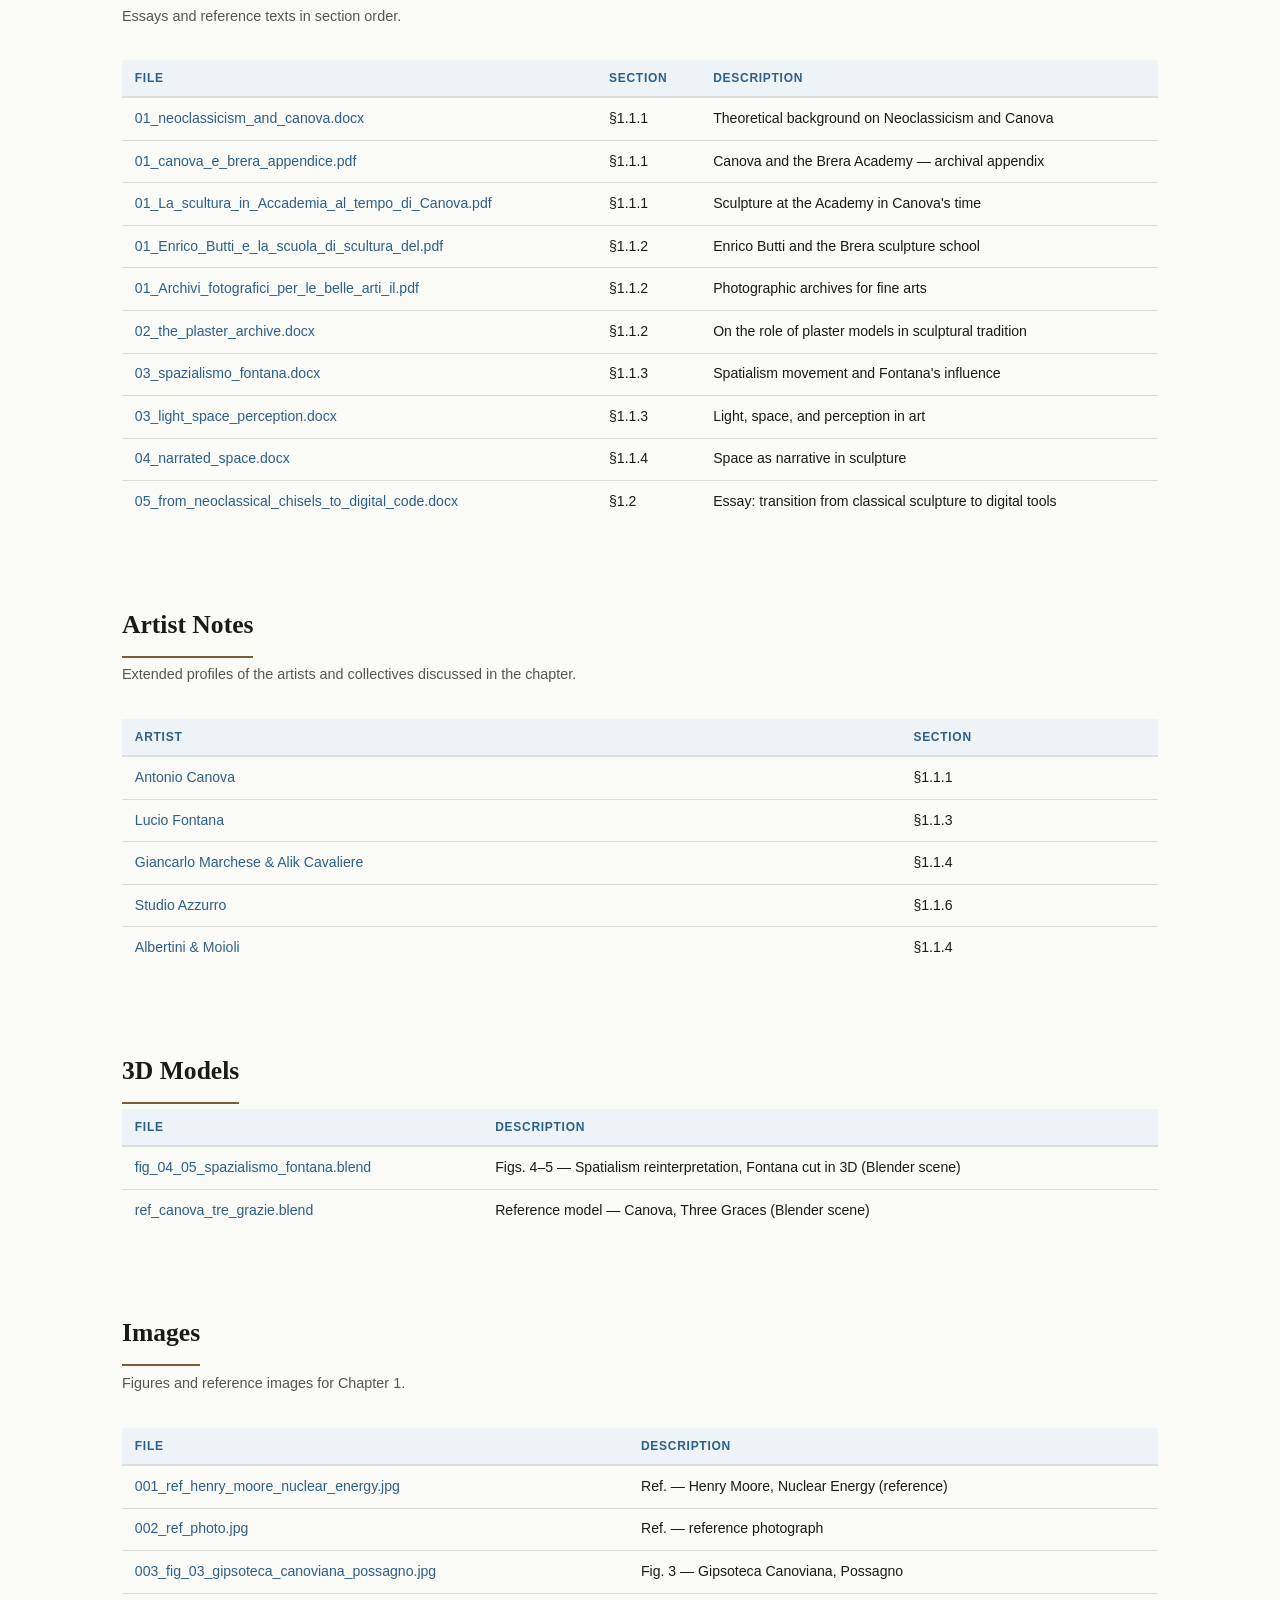
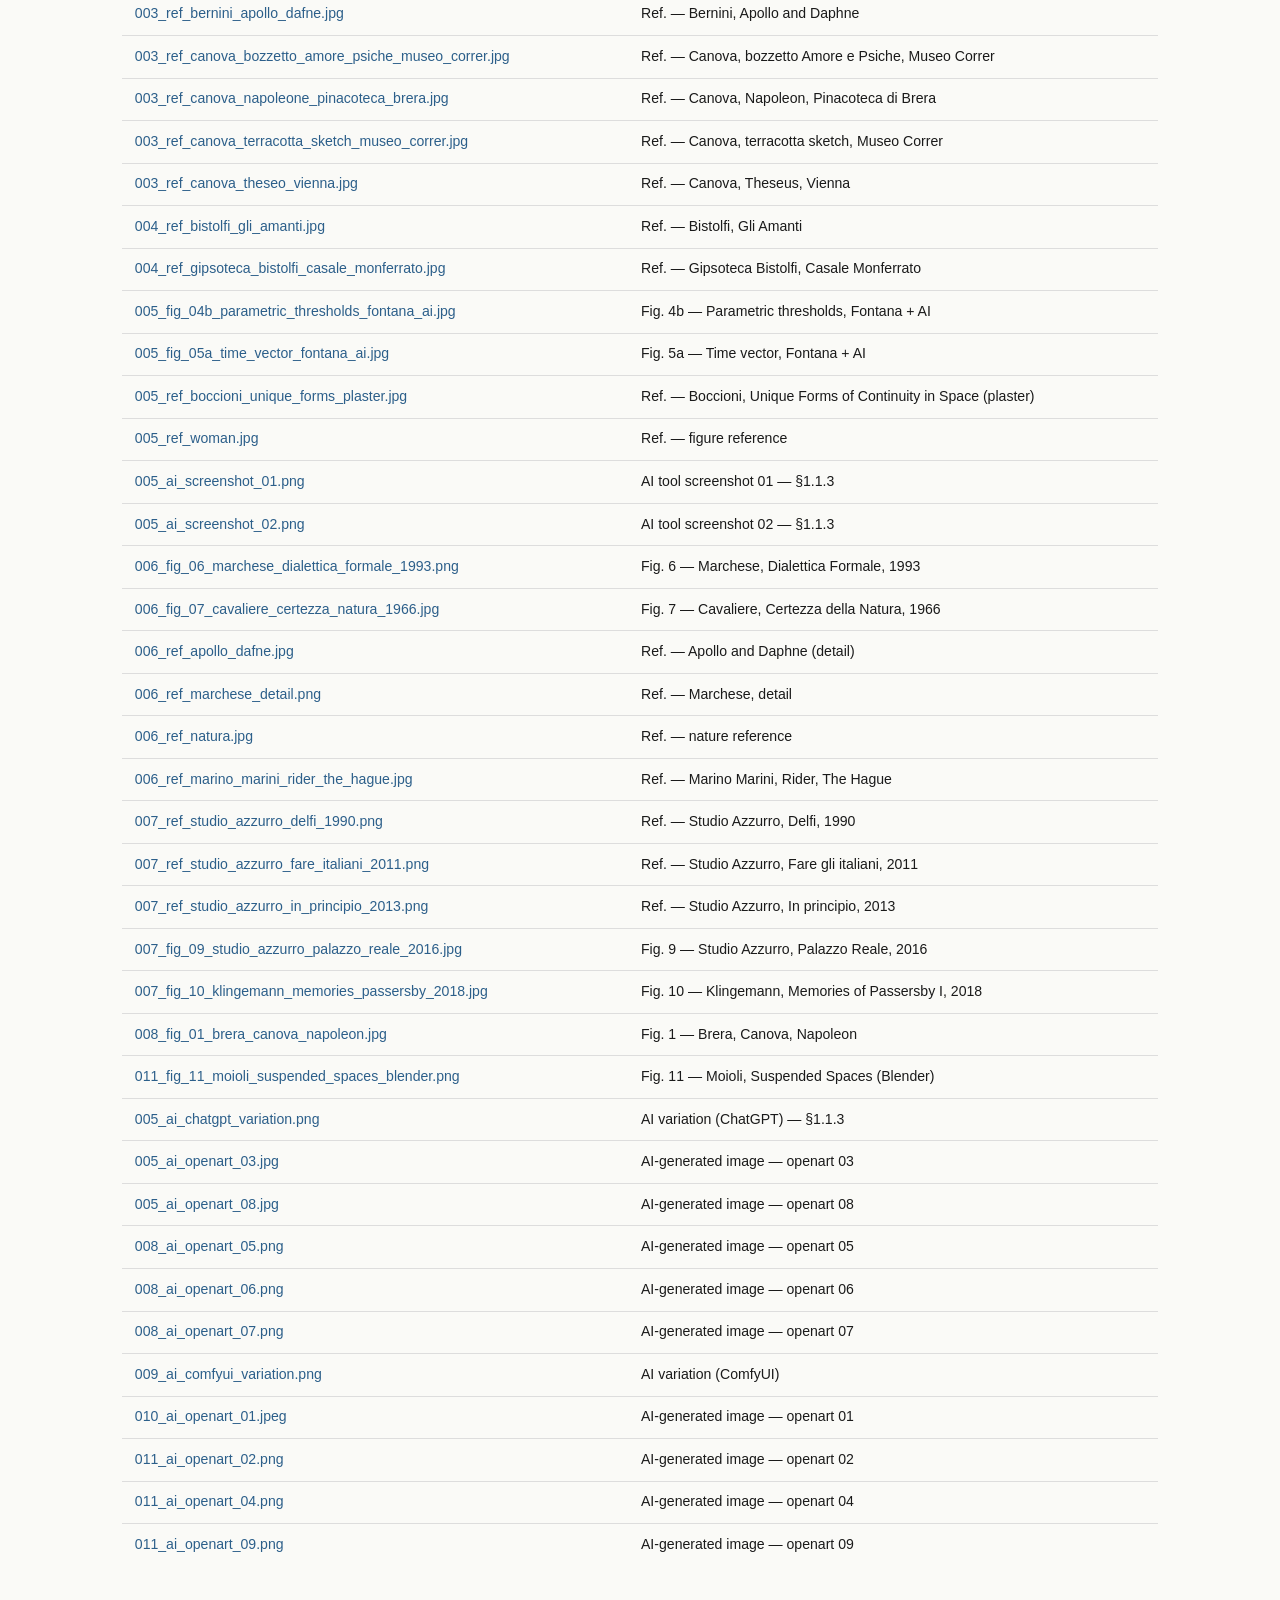
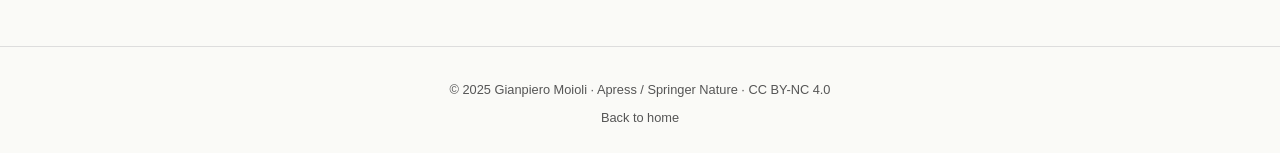
<file: chapters/01.html>
<!DOCTYPE html>
<html lang="en">
<head>
  <meta charset="UTF-8">
  <meta name="viewport" content="width=device-width, initial-scale=1.0">
  <title>Chapter 1 — Art Between Matter and Code</title>
  <meta name="description" content="Chapter 1: Ideas, Materials, Technologies and Aesthetics — supplementary materials.">
  <link rel="canonical" href="https://giugiogiaauer.github.io/art-matter-code/chapters/01.html">
  <link rel="stylesheet" href="../css/style.css">
  <style>
    .chapter-hero {
      max-width: var(--max);
      margin: 4rem auto 2rem;
      padding: 0 2rem;
    }
    .chapter-hero .chap-label {
      font-size: .8rem;
      font-weight: 700;
      letter-spacing: .1em;
      text-transform: uppercase;
      color: var(--accent);
      margin-bottom: .5rem;
    }
    .chapter-hero h1 {
      font-family: var(--font-serif);
      font-size: 2rem;
      line-height: 1.25;
      margin-bottom: .8rem;
    }
    .chapter-hero .lead {
      font-size: 1rem;
      color: var(--sub);
      max-width: 680px;
      margin-bottom: 2rem;
    }
    .back-link {
      font-size: .85rem;
      color: var(--sub);
      display: inline-flex;
      align-items: center;
      gap: .3rem;
      margin-bottom: 2rem;
    }
    .back-link:hover { color: var(--accent); text-decoration: none; }

    /* ── Materials table ── */
    .mat-section { margin-bottom: 3rem; }
    .mat-section h2 {
      font-family: var(--font-serif);
      font-size: 1.3rem;
      color: var(--ink);
      margin-bottom: .3rem;
      padding-bottom: .4rem;
      border-bottom: 2px solid var(--accent2);
      display: inline-block;
    }
    .mat-section p { font-size: .9rem; color: var(--sub); margin: .5rem 0 1rem; }
    .mat-table { width: 100%; border-collapse: collapse; font-size: .88rem; }
    .mat-table th {
      text-align: left;
      padding: .5rem .8rem;
      background: var(--tag-bg);
      color: var(--accent);
      font-size: .75rem;
      letter-spacing: .06em;
      text-transform: uppercase;
      border-bottom: 2px solid var(--border);
    }
    .mat-table td {
      padding: .55rem .8rem;
      border-bottom: 1px solid var(--border);
      vertical-align: top;
    }
    .mat-table tr:last-child td { border-bottom: none; }
    .mat-table tr:hover td { background: #f5f5f2; }
    .mat-table a { font-weight: 500; }
    .mat-table .note { color: var(--sub); font-size: .8rem; }

    /* ── Script cards ── */
    .script-grid {
      display: grid;
      grid-template-columns: repeat(3, 1fr);
      gap: 1.4rem;
      margin-top: 1rem;
      align-items: start;
    }
    @media (max-width: 900px) {
      .script-grid { grid-template-columns: 1fr; }
    }
    .script-card {
      background: var(--card);
      border: 1px solid var(--border);
      border-radius: var(--radius);
      padding: 1.2rem 1.3rem;
    }
    .script-card-header {
      display: flex;
      align-items: baseline;
      gap: 1rem;
      margin-bottom: .7rem;
      flex-wrap: wrap;
    }
    .script-card h3 {
      font-size: 1rem;
      font-family: "Consolas", "Courier New", monospace;
      color: var(--ink);
      margin: 0;
    }
    .script-card .env {
      font-size: .72rem;
      font-weight: 700;
      text-transform: uppercase;
      letter-spacing: .06em;
      color: var(--accent2);
    }
    .script-card .dl-link {
      margin-left: auto;
      font-size: .8rem;
      font-weight: 600;
      color: var(--accent);
      white-space: nowrap;
    }
    .script-card .what {
      font-size: .84rem;
      color: var(--ink);
      line-height: 1.6;
      margin-bottom: .8rem;
    }
    .script-card .what em { color: var(--accent2); font-style: normal; font-weight: 600; }
    .param-table {
      width: 100%;
      border-collapse: collapse;
      font-size: .82rem;
      margin-bottom: .8rem;
    }
    .param-table th {
      text-align: left;
      padding: .35rem .7rem;
      background: var(--tag-bg);
      color: var(--accent);
      font-size: .72rem;
      letter-spacing: .05em;
      text-transform: uppercase;
      border-bottom: 2px solid var(--border);
    }
    .param-table td {
      padding: .4rem .7rem;
      border-bottom: 1px solid var(--border);
      vertical-align: top;
    }
    .param-table tr:last-child td { border-bottom: none; }
    .param-table code {
      font-family: "Consolas", "Courier New", monospace;
      font-size: .85em;
      color: var(--accent);
      background: rgba(44,95,138,.08);
      padding: 1px 4px;
      border-radius: 3px;
    }
    .param-table .pdesc { color: var(--sub); }
    .workflow-note {
      background: #f0f5fb;
      border-left: 3px solid var(--accent);
      border-radius: 0 var(--radius) var(--radius) 0;
      padding: .6rem 1rem;
      font-size: .83rem;
      color: var(--ink);
      line-height: 1.6;
    }
    .workflow-note code {
      font-family: "Consolas","Courier New",monospace;
      font-size: .85em;
      color: var(--accent);
      background: rgba(44,95,138,.08);
      padding: 1px 4px;
      border-radius: 3px;
    }

    /* ── Figure gallery ── */
    .fig-grid {
      display: grid;
      grid-template-columns: repeat(auto-fill, minmax(200px, 1fr));
      gap: .8rem;
      margin-top: 1rem;
    }
    .fig-item { font-size: .78rem; color: var(--sub); }
    .fig-item img {
      width: 100%;
      border-radius: 4px;
      border: 1px solid var(--border);
      display: block;
      margin-bottom: .3rem;
      background: #f0f0ed;
      min-height: 120px;
      object-fit: cover;
    }
  </style>
</head>
<body>

<!-- NAV -->
<nav>
  <span class="nav-logo">Art Between Matter and Code</span>
  <ul class="nav-links">
    <li><a href="../index.html" data-en="Home" data-zh="首页">Home</a></li>
    <li><a href="../index.html#chapters" data-en="Chapters" data-zh="章节">Chapters</a></li>
    <li><a href="../index.html#about" data-en="About" data-zh="关于">About</a></li>
  </ul>
  <div class="lang-toggle">
    <button class="lang-btn" data-lang="en">EN</button>
    <button class="lang-btn" data-lang="zh">中文</button>
  </div>
</nav>

<!-- HERO -->
<div class="chapter-hero">
  <a class="back-link" href="../index.html">← <span data-en="All chapters" data-zh="所有章节">All chapters</span></a>
  <div class="chap-label" data-en="Chapter 1" data-zh="第1章">Chapter 1</div>
  <h1 data-en="Ideas, Materials, Technologies and Aesthetics"
      data-zh="观念、材料、技术与美学">Ideas, Materials, Technologies and Aesthetics</h1>
  <p class="lead"
     data-en="From Canova's marble to Fontana's spatial cuts: a journey through neoclassicism, spatialism, and the emergence of digital-physical art practice."
     data-zh="从卡诺瓦的大理石到丰塔纳的空间切割：穿越新古典主义、空间主义与数字-物理艺术实践的涌现。">
    From Canova's marble to Fontana's spatial cuts: a journey through neoclassicism, spatialism, and the emergence of digital-physical art practice.
  </p>
</div>

<!-- CHAPTER STRUCTURE -->
<section>
  <h2 class="section-title" data-en="Chapter Structure" data-zh="章节结构">Chapter Structure</h2>

  <div class="toc">
    <div class="toc-part">
      <span class="toc-part-label" data-en="Part I — From Gesture to Code" data-zh="第一部分 — 从姿态到代码">Part I — From Gesture to Code</span>
    </div>

    <div class="toc-item toc-l1">
      <span class="toc-num">1.1</span>
      <span class="toc-title" data-en="Tradition and Break: From Neoclassicism to Spatialism and Beyond" data-zh="传统与突破：从新古典主义到空间主义及其后">Tradition and Break: From Neoclassicism to Spatialism and Beyond</span>
    </div>

    <div class="toc-item toc-l2">
      <span class="toc-num">1.1.1</span>
      <span class="toc-title" data-en="Neoclassicism: The Idea in Material Form" data-zh="新古典主义：物质形式中的观念">Neoclassicism: The Idea in Material Form</span>
    </div>

    <div class="toc-item toc-l2">
      <span class="toc-num">1.1.2</span>
      <span class="toc-title" data-en="The Lombard Tradition: Expressive Materiality" data-zh="伦巴第传统：表现性物质">The Lombard Tradition: Expressive Materiality</span>
    </div>

    <div class="toc-item toc-l2">
      <span class="toc-num">1.1.3</span>
      <span class="toc-title" data-en="Spatialism: Ideas Beyond Physical Constraints" data-zh="空间主义：超越物质限制的观念">Spatialism: Ideas Beyond Physical Constraints</span>
    </div>

    <div class="toc-item toc-l2">
      <span class="toc-num">1.1.4</span>
      <span class="toc-title" data-en="Brera: Narrated Space, Lived Space" data-zh="布雷拉：叙事空间、生活空间">Brera: Narrated Space, Lived Space</span>
      <span class="toc-note" data-en="Marchese · Cavaliere" data-zh="马尔凯塞 · 卡瓦列雷">Marchese · Cavaliere</span>
    </div>

    <div class="toc-item toc-l2">
      <span class="toc-num">1.1.6</span>
      <span class="toc-title" data-en="Toward Immaterial Space: From Fontana to Studio Azzurro" data-zh="走向非物质空间：从丰塔纳到蓝色工作室">Toward Immaterial Space: From Fontana to Studio Azzurro</span>
    </div>

    <div class="toc-item toc-l1">
      <span class="toc-num">1.2</span>
      <span class="toc-title" data-en="Contemporary Art as Narrative: Sculptural Space and the Creation of Worlds" data-zh="当代艺术作为叙事：雕塑空间与世界的创造">Contemporary Art as Narrative: Sculptural Space and the Creation of Worlds</span>
    </div>

    <div class="toc-item toc-l2">
      <span class="toc-num">1.2.1</span>
      <span class="toc-title" data-en="The Digital Turn in Sculpture" data-zh="雕塑中的数字转向">The Digital Turn in Sculpture</span>
    </div>
  </div>
</section>

<!-- SCRIPTS -->
<section>
  <h2 class="section-title" data-en="Scripts" data-zh="脚本">Scripts</h2>
  <p class="section-sub"
     data-en="Run directly in Blender 5.x (Scripting workspace) or via the Windows .bat launchers."
     data-zh="可直接在Blender 5.x（脚本工作区）中运行，或通过Windows .bat启动器运行。">
    Run directly in Blender 5.x (Scripting workspace) or via the Windows .bat launchers.
  </p>

  <div class="info-box">
    <strong data-en="⚠️ Do not double-click the .py files directly" data-zh="⚠️ 请勿直接双击.py文件">⚠️ Do not double-click the .py files directly</strong>
    <span data-en="These are Blender scripts — use the <code>.bat</code> launcher (Windows) or <code>.sh</code> launcher (macOS/Linux) in the same folder. Full instructions: "
          data-zh="这些是Blender脚本——请使用同一文件夹中的 <code>.bat</code> 启动器（Windows）或 <code>.sh</code> 启动器（macOS/Linux）。完整说明：">
      These are Blender scripts — use the <code>.bat</code> launcher (Windows) or <code>.sh</code> launcher (macOS/Linux) in the same folder. Full instructions:
    </span>
    <a href="../getting-started.html" data-en="Getting Started →" data-zh="使用指南 →">Getting Started →</a>
  </div>

  <div class="script-grid">

    <div class="script-card">
      <div class="env">Blender 5.x</div>
      <h3>fontana_cut.py</h3>
      <p data-en="Parametric reinterpretation of Fontana's <em>Concetto Spaziale</em>: organic boolean cuts — curved, tapered, frayed — carved into a linen canvas. Parameters: number of cuts, angle, spacing mode (<code>even</code> · <code>random</code> · <code>golden</code>)."
         data-zh="丰塔纳《空间概念》的参数化重新诠释：有机布尔切口（弯曲、渐变、毛边）刻入亚麻画布。参数：切口数量、角度、间距模式（均匀·随机·黄金比例）。">
        Parametric reinterpretation of Fontana's <em>Concetto Spaziale</em>: organic boolean cuts — curved, tapered, frayed — carved into a linen canvas. Parameters: number of cuts, angle, spacing mode (<code>even</code> · <code>random</code> · <code>golden</code>).
      </p>
      <a class="dl-link"
         href="https://github.com/Apress/Art-Between-Matter-and-Code/blob/main/01/scripts/fontana_cut.py"
         target="_blank" rel="noopener">↗ View on GitHub</a>
    </div>

    <div class="script-card">
      <div class="env">Blender 5.x</div>
      <h3>parametric_space.py</h3>
      <p data-en="Space as a generative field: a vertex grid deformed by a mathematical equation. Three profiles — <code>radial</code> (concentric, Fontana-like), <code>linear</code> (directional wave), <code>turbulent</code> (procedural noise). Runs in the same session as <code>fontana_cut.py</code>."
         data-zh="空间作为生成场：由数学方程变形的顶点网格。三种模式——径向（同心，丰塔纳风格）、线性（方向波）、湍流（程序噪波）。可与fontana_cut.py在同一会话中运行。">
        Space as a generative field: a vertex grid deformed by a mathematical equation. Three profiles — <code>radial</code> (concentric, Fontana-like), <code>linear</code> (directional wave), <code>turbulent</code> (procedural noise). Runs in the same session as <code>fontana_cut.py</code>.
      </p>
      <a class="dl-link"
         href="https://github.com/Apress/Art-Between-Matter-and-Code/blob/main/01/scripts/parametric_space.py"
         target="_blank" rel="noopener">↗ View on GitHub</a>
    </div>

    <div class="script-card">
      <div class="env">Blender 5.x</div>
      <h3>material_spectrum.py</h3>
      <p data-en="The same sculptural form rendered in five material states: white marble → terracotta → bronze → digital glass → wireframe. A row that maps the arc from Canova's studio to the 3D printer — the central argument of the chapter."
         data-zh="同一雕塑形态以五种材质状态呈现：白色大理石→陶土→青铜→数字玻璃→线框网格。一列对象，映射从卡诺瓦工作室到3D打印机的弧线——本章的核心论点。">
        The same sculptural form rendered in five material states: white marble → terracotta → bronze → digital glass → wireframe. A row that maps the arc from Canova's studio to the 3D printer — the central argument of the chapter.
      </p>
      <a class="dl-link"
         href="https://github.com/Apress/Art-Between-Matter-and-Code/blob/main/01/scripts/material_spectrum.py"
         target="_blank" rel="noopener">↗ View on GitHub</a>
    </div>

  </div>

  <p style="margin-top:1rem;font-size:.85rem;color:var(--sub);">
    <span data-en="Full parameter reference for all scripts:" data-zh="所有脚本的完整参数说明：">Full parameter reference for all scripts:</span>
    <a href="https://github.com/Apress/Art-Between-Matter-and-Code/blob/main/01/scripts/README.md"
       target="_blank" rel="noopener" style="color:var(--accent);font-weight:600;">
      scripts/README.md ↗
    </a>
  </p>

</section>

<!-- DOCUMENTS -->
<section>
  <h2 class="section-title" data-en="Documents" data-zh="文档">Documents</h2>
  <p class="section-sub"
     data-en="Essays and reference texts in section order."
     data-zh="按章节顺序排列的论文和参考文本。">
    Essays and reference texts in section order.
  </p>
  <div class="mat-section">
    <table class="mat-table">
      <thead>
        <tr>
          <th data-en="File" data-zh="文件">File</th>
          <th data-en="Section" data-zh="章节">Section</th>
          <th data-en="Description" data-zh="描述">Description</th>
        </tr>
      </thead>
      <tbody>
        <tr>
          <td><a href="https://github.com/Apress/Art-Between-Matter-and-Code/blob/main/01/docs/01_neoclassicism_and_canova.docx" target="_blank" rel="noopener">01_neoclassicism_and_canova.docx</a></td>
          <td>§1.1.1</td>
          <td data-en="Theoretical background on Neoclassicism and Canova" data-zh="新古典主义与卡诺瓦的理论背景">Theoretical background on Neoclassicism and Canova</td>
        </tr>
        <tr>
          <td><a href="https://github.com/Apress/Art-Between-Matter-and-Code/blob/main/01/docs/01_canova_e_brera_appendice.pdf" target="_blank" rel="noopener">01_canova_e_brera_appendice.pdf</a></td>
          <td>§1.1.1</td>
          <td data-en="Canova and the Brera Academy — archival appendix" data-zh="卡诺瓦与布雷拉学院——档案附录">Canova and the Brera Academy — archival appendix</td>
        </tr>
        <tr>
          <td><a href="https://github.com/Apress/Art-Between-Matter-and-Code/blob/main/01/docs/01_La_scultura_in_Accademia_al_tempo_di_Canova.pdf" target="_blank" rel="noopener">01_La_scultura_in_Accademia_al_tempo_di_Canova.pdf</a></td>
          <td>§1.1.1</td>
          <td data-en="Sculpture at the Academy in Canova's time" data-zh="卡诺瓦时代学院中的雕塑">Sculpture at the Academy in Canova's time</td>
        </tr>
        <tr>
          <td><a href="https://github.com/Apress/Art-Between-Matter-and-Code/blob/main/01/docs/01_Enrico_Butti_e_la_scuola_di_scultura_del.pdf" target="_blank" rel="noopener">01_Enrico_Butti_e_la_scuola_di_scultura_del.pdf</a></td>
          <td>§1.1.2</td>
          <td data-en="Enrico Butti and the Brera sculpture school" data-zh="恩里科·布蒂与布雷拉雕塑学派">Enrico Butti and the Brera sculpture school</td>
        </tr>
        <tr>
          <td><a href="https://github.com/Apress/Art-Between-Matter-and-Code/blob/main/01/docs/01_Archivi_fotografici_per_le_belle_arti_il.pdf" target="_blank" rel="noopener">01_Archivi_fotografici_per_le_belle_arti_il.pdf</a></td>
          <td>§1.1.2</td>
          <td data-en="Photographic archives for fine arts" data-zh="美术摄影档案">Photographic archives for fine arts</td>
        </tr>
        <tr>
          <td><a href="https://github.com/Apress/Art-Between-Matter-and-Code/blob/main/01/docs/02_the_plaster_archive.docx" target="_blank" rel="noopener">02_the_plaster_archive.docx</a></td>
          <td>§1.1.2</td>
          <td data-en="On the role of plaster models in sculptural tradition" data-zh="关于石膏模型在雕塑传统中的作用">On the role of plaster models in sculptural tradition</td>
        </tr>
        <tr>
          <td><a href="https://github.com/Apress/Art-Between-Matter-and-Code/blob/main/01/docs/03_spazialismo_fontana.docx" target="_blank" rel="noopener">03_spazialismo_fontana.docx</a></td>
          <td>§1.1.3</td>
          <td data-en="Spatialism movement and Fontana's influence" data-zh="空间主义运动与丰塔纳的影响">Spatialism movement and Fontana's influence</td>
        </tr>
        <tr>
          <td><a href="https://github.com/Apress/Art-Between-Matter-and-Code/blob/main/01/docs/03_light_space_perception.docx" target="_blank" rel="noopener">03_light_space_perception.docx</a></td>
          <td>§1.1.3</td>
          <td data-en="Light, space, and perception in art" data-zh="艺术中的光、空间与感知">Light, space, and perception in art</td>
        </tr>
        <tr>
          <td><a href="https://github.com/Apress/Art-Between-Matter-and-Code/blob/main/01/docs/04_narrated_space.docx" target="_blank" rel="noopener">04_narrated_space.docx</a></td>
          <td>§1.1.4</td>
          <td data-en="Space as narrative in sculpture" data-zh="雕塑中作为叙事的空间">Space as narrative in sculpture</td>
        </tr>
        <tr>
          <td><a href="https://github.com/Apress/Art-Between-Matter-and-Code/blob/main/01/docs/05_from_neoclassical_chisels_to_digital_code.docx" target="_blank" rel="noopener">05_from_neoclassical_chisels_to_digital_code.docx</a></td>
          <td>§1.2</td>
          <td data-en="Essay: transition from classical sculpture to digital tools" data-zh="论文：从古典雕塑到数字工具的转变">Essay: transition from classical sculpture to digital tools</td>
        </tr>
      </tbody>
    </table>
  </div>
</section>

<!-- ARTIST NOTES -->
<section>
  <h2 class="section-title" data-en="Artist Notes" data-zh="艺术家笔记">Artist Notes</h2>
  <p class="section-sub"
     data-en="Extended profiles of the artists and collectives discussed in the chapter."
     data-zh="本章讨论的艺术家和艺术团体的详细介绍。">
    Extended profiles of the artists and collectives discussed in the chapter.
  </p>
  <div class="mat-section">
    <table class="mat-table">
      <thead>
        <tr>
          <th data-en="Artist" data-zh="艺术家">Artist</th>
          <th data-en="Section" data-zh="章节">Section</th>
        </tr>
      </thead>
      <tbody>
        <tr>
          <td><a href="https://github.com/Apress/Art-Between-Matter-and-Code/blob/main/01/docs/artist_notes/01_canova.md" target="_blank" rel="noopener">Antonio Canova</a></td>
          <td>§1.1.1</td>
        </tr>
        <tr>
          <td><a href="https://github.com/Apress/Art-Between-Matter-and-Code/blob/main/01/docs/artist_notes/02_fontana.md" target="_blank" rel="noopener">Lucio Fontana</a></td>
          <td>§1.1.3</td>
        </tr>
        <tr>
          <td><a href="https://github.com/Apress/Art-Between-Matter-and-Code/blob/main/01/docs/artist_notes/03_marchese_cavaliere.md" target="_blank" rel="noopener">Giancarlo Marchese &amp; Alik Cavaliere</a></td>
          <td>§1.1.4</td>
        </tr>
        <tr>
          <td><a href="https://github.com/Apress/Art-Between-Matter-and-Code/blob/main/01/docs/artist_notes/04_studio_azzurro.md" target="_blank" rel="noopener">Studio Azzurro</a></td>
          <td>§1.1.6</td>
        </tr>
        <tr>
          <td><a href="https://github.com/Apress/Art-Between-Matter-and-Code/blob/main/01/docs/artist_notes/05_albertini_moioli.md" target="_blank" rel="noopener">Albertini &amp; Moioli</a></td>
          <td>§1.1.4</td>
        </tr>
      </tbody>
    </table>
  </div>
</section>

<!-- 3D MODELS -->
<section>
  <h2 class="section-title" data-en="3D Models" data-zh="三维模型">3D Models</h2>
  <div class="mat-section">
    <table class="mat-table">
      <thead>
        <tr>
          <th data-en="File" data-zh="文件">File</th>
          <th data-en="Description" data-zh="描述">Description</th>
        </tr>
      </thead>
      <tbody>
        <tr>
          <td><a href="https://github.com/Apress/Art-Between-Matter-and-Code/blob/main/01/models/fig_04_05_spazialismo_fontana.blend" target="_blank" rel="noopener">fig_04_05_spazialismo_fontana.blend</a></td>
          <td data-en="Figs. 4–5 — Spatialism reinterpretation, Fontana cut in 3D (Blender scene)" data-zh="图4–5——空间主义再诠释，丰塔纳切割的三维版本（Blender场景）">Figs. 4–5 — Spatialism reinterpretation, Fontana cut in 3D</td>
        </tr>
        <tr>
          <td><a href="https://github.com/Apress/Art-Between-Matter-and-Code/blob/main/01/models/ref_canova_tre_grazie.blend" target="_blank" rel="noopener">ref_canova_tre_grazie.blend</a></td>
          <td data-en="Reference model — Canova, Three Graces (Blender scene)" data-zh="参考模型——卡诺瓦《三美神》（Blender场景）">Reference model — Canova, <em>Three Graces</em></td>
        </tr>
      </tbody>
    </table>
  </div>
</section>

<!-- IMAGES -->
<section>
  <h2 class="section-title" data-en="Images" data-zh="图像">Images</h2>
  <p class="section-sub"
     data-en="Figures and reference images for Chapter 1."
     data-zh="第一章的图表与参考图像。">
    Figures and reference images for Chapter 1.
  </p>
  <div class="mat-section">
    <table class="mat-table">
      <thead>
        <tr>
          <th data-en="File" data-zh="文件">File</th>
          <th data-en="Description" data-zh="描述">Description</th>
        </tr>
      </thead>
      <tbody>
        <tr>
          <td><a href="https://github.com/Apress/Art-Between-Matter-and-Code/blob/main/01/images/001_ref_henry_moore_nuclear_energy.jpg" target="_blank" rel="noopener">001_ref_henry_moore_nuclear_energy.jpg</a></td>
          <td data-en="Ref. — Henry Moore, Nuclear Energy (reference)" data-zh="参考——亨利·摩尔《核能》（参考）">Ref. — Henry Moore, <em>Nuclear Energy</em></td>
        </tr>
        <tr>
          <td><a href="https://github.com/Apress/Art-Between-Matter-and-Code/blob/main/01/images/002_ref_photo.jpg" target="_blank" rel="noopener">002_ref_photo.jpg</a></td>
          <td data-en="Ref. — reference photograph" data-zh="参考——参考照片">Ref. — reference photograph</td>
        </tr>
        <tr>
          <td><a href="https://github.com/Apress/Art-Between-Matter-and-Code/blob/main/01/images/003_fig_03_gipsoteca_canoviana_possagno.jpg" target="_blank" rel="noopener">003_fig_03_gipsoteca_canoviana_possagno.jpg</a></td>
          <td data-en="Fig. 3 — Gipsoteca Canoviana, Possagno" data-zh="图3——波萨尼奥卡诺瓦石膏馆">Fig. 3 — Gipsoteca Canoviana, Possagno</td>
        </tr>
        <tr>
          <td><a href="https://github.com/Apress/Art-Between-Matter-and-Code/blob/main/01/images/003_ref_bernini_apollo_dafne.jpg" target="_blank" rel="noopener">003_ref_bernini_apollo_dafne.jpg</a></td>
          <td data-en="Ref. — Bernini, Apollo and Daphne" data-zh="参考——贝尼尼《阿波罗与达芙妮》">Ref. — Bernini, <em>Apollo and Daphne</em></td>
        </tr>
        <tr>
          <td><a href="https://github.com/Apress/Art-Between-Matter-and-Code/blob/main/01/images/003_ref_canova_bozzetto_amore_psiche_museo_correr.jpg" target="_blank" rel="noopener">003_ref_canova_bozzetto_amore_psiche_museo_correr.jpg</a></td>
          <td data-en="Ref. — Canova, bozzetto Amore e Psiche, Museo Correr" data-zh="参考——卡诺瓦《爱神与普赛克》泥稿，科雷尔博物馆">Ref. — Canova, bozzetto <em>Amore e Psiche</em>, Museo Correr</td>
        </tr>
        <tr>
          <td><a href="https://github.com/Apress/Art-Between-Matter-and-Code/blob/main/01/images/003_ref_canova_napoleone_pinacoteca_brera.jpg" target="_blank" rel="noopener">003_ref_canova_napoleone_pinacoteca_brera.jpg</a></td>
          <td data-en="Ref. — Canova, Napoleon, Pinacoteca di Brera" data-zh="参考——卡诺瓦《拿破仑》，布雷拉画廊">Ref. — Canova, <em>Napoleon</em>, Pinacoteca di Brera</td>
        </tr>
        <tr>
          <td><a href="https://github.com/Apress/Art-Between-Matter-and-Code/blob/main/01/images/003_ref_canova_terracotta_sketch_museo_correr.jpg" target="_blank" rel="noopener">003_ref_canova_terracotta_sketch_museo_correr.jpg</a></td>
          <td data-en="Ref. — Canova, terracotta sketch, Museo Correr" data-zh="参考——卡诺瓦陶土素描，科雷尔博物馆">Ref. — Canova, terracotta sketch, Museo Correr</td>
        </tr>
        <tr>
          <td><a href="https://github.com/Apress/Art-Between-Matter-and-Code/blob/main/01/images/003_ref_canova_theseo_vienna.jpg" target="_blank" rel="noopener">003_ref_canova_theseo_vienna.jpg</a></td>
          <td data-en="Ref. — Canova, Theseus, Vienna" data-zh="参考——卡诺瓦《忒修斯》，维也纳">Ref. — Canova, <em>Theseus</em>, Vienna</td>
        </tr>
        <tr>
          <td><a href="https://github.com/Apress/Art-Between-Matter-and-Code/blob/main/01/images/004_ref_bistolfi_gli_amanti.jpg" target="_blank" rel="noopener">004_ref_bistolfi_gli_amanti.jpg</a></td>
          <td data-en="Ref. — Bistolfi, Gli Amanti" data-zh="参考——比斯托尔菲《情人》">Ref. — Bistolfi, <em>Gli Amanti</em></td>
        </tr>
        <tr>
          <td><a href="https://github.com/Apress/Art-Between-Matter-and-Code/blob/main/01/images/004_ref_gipsoteca_bistolfi_casale_monferrato.jpg" target="_blank" rel="noopener">004_ref_gipsoteca_bistolfi_casale_monferrato.jpg</a></td>
          <td data-en="Ref. — Gipsoteca Bistolfi, Casale Monferrato" data-zh="参考——卡萨莱蒙费拉托比斯托尔菲石膏馆">Ref. — Gipsoteca Bistolfi, Casale Monferrato</td>
        </tr>
        <tr>
          <td><a href="https://github.com/Apress/Art-Between-Matter-and-Code/blob/main/01/images/005_fig_04b_parametric_thresholds_fontana_ai.jpg" target="_blank" rel="noopener">005_fig_04b_parametric_thresholds_fontana_ai.jpg</a></td>
          <td data-en="Fig. 4b — Parametric thresholds, Fontana + AI" data-zh="图4b——参数阈值，丰塔纳 + AI">Fig. 4b — Parametric thresholds, Fontana + AI</td>
        </tr>
        <tr>
          <td><a href="https://github.com/Apress/Art-Between-Matter-and-Code/blob/main/01/images/005_fig_05a_time_vector_fontana_ai.jpg" target="_blank" rel="noopener">005_fig_05a_time_vector_fontana_ai.jpg</a></td>
          <td data-en="Fig. 5a — Time vector, Fontana + AI" data-zh="图5a——时间向量，丰塔纳 + AI">Fig. 5a — Time vector, Fontana + AI</td>
        </tr>
        <tr>
          <td><a href="https://github.com/Apress/Art-Between-Matter-and-Code/blob/main/01/images/005_ref_boccioni_unique_forms_plaster.jpg" target="_blank" rel="noopener">005_ref_boccioni_unique_forms_plaster.jpg</a></td>
          <td data-en="Ref. — Boccioni, Unique Forms of Continuity in Space (plaster)" data-zh="参考——波丘尼《空间中连续形式的独特形态》（石膏版）">Ref. — Boccioni, <em>Unique Forms of Continuity in Space</em> (plaster)</td>
        </tr>
        <tr>
          <td><a href="https://github.com/Apress/Art-Between-Matter-and-Code/blob/main/01/images/005_ref_woman.jpg" target="_blank" rel="noopener">005_ref_woman.jpg</a></td>
          <td data-en="Ref. — figure reference" data-zh="参考——人物参考">Ref. — figure reference</td>
        </tr>
        <tr>
          <td><a href="https://github.com/Apress/Art-Between-Matter-and-Code/blob/main/01/images/005_ai_screenshot_01.png" target="_blank" rel="noopener">005_ai_screenshot_01.png</a></td>
          <td data-en="AI tool screenshot 01 — §1.1.3" data-zh="AI工具截图01——§1.1.3">AI tool screenshot 01 — §1.1.3</td>
        </tr>
        <tr>
          <td><a href="https://github.com/Apress/Art-Between-Matter-and-Code/blob/main/01/images/005_ai_screenshot_02.png" target="_blank" rel="noopener">005_ai_screenshot_02.png</a></td>
          <td data-en="AI tool screenshot 02 — §1.1.3" data-zh="AI工具截图02——§1.1.3">AI tool screenshot 02 — §1.1.3</td>
        </tr>
        <tr>
          <td><a href="https://github.com/Apress/Art-Between-Matter-and-Code/blob/main/01/images/006_fig_06_marchese_dialettica_formale_1993.png" target="_blank" rel="noopener">006_fig_06_marchese_dialettica_formale_1993.png</a></td>
          <td data-en="Fig. 6 — Marchese, Dialettica Formale, 1993" data-zh="图6——马尔凯塞，《形式辩证法》，1993">Fig. 6 — Marchese, <em>Dialettica Formale</em>, 1993</td>
        </tr>
        <tr>
          <td><a href="https://github.com/Apress/Art-Between-Matter-and-Code/blob/main/01/images/006_fig_07_cavaliere_certezza_natura_1966.jpg" target="_blank" rel="noopener">006_fig_07_cavaliere_certezza_natura_1966.jpg</a></td>
          <td data-en="Fig. 7 — Cavaliere, Certezza della Natura, 1966" data-zh="图7——卡瓦利埃雷，《自然的确定性》，1966">Fig. 7 — Cavaliere, <em>Certezza della Natura</em>, 1966</td>
        </tr>
        <tr>
          <td><a href="https://github.com/Apress/Art-Between-Matter-and-Code/blob/main/01/images/006_ref_apollo_dafne.jpg" target="_blank" rel="noopener">006_ref_apollo_dafne.jpg</a></td>
          <td data-en="Ref. — Apollo and Daphne (detail)" data-zh="参考——阿波罗与达芙妮（细节）">Ref. — Apollo and Daphne (detail)</td>
        </tr>
        <tr>
          <td><a href="https://github.com/Apress/Art-Between-Matter-and-Code/blob/main/01/images/006_ref_marchese_detail.png" target="_blank" rel="noopener">006_ref_marchese_detail.png</a></td>
          <td data-en="Ref. — Marchese, detail" data-zh="参考——马尔凯塞，细节">Ref. — Marchese, detail</td>
        </tr>
        <tr>
          <td><a href="https://github.com/Apress/Art-Between-Matter-and-Code/blob/main/01/images/006_ref_natura.jpg" target="_blank" rel="noopener">006_ref_natura.jpg</a></td>
          <td data-en="Ref. — nature reference" data-zh="参考——自然参考">Ref. — nature reference</td>
        </tr>
        <tr>
          <td><a href="https://github.com/Apress/Art-Between-Matter-and-Code/blob/main/01/images/006_ref_marino_marini_rider_the_hague.jpg" target="_blank" rel="noopener">006_ref_marino_marini_rider_the_hague.jpg</a></td>
          <td data-en="Ref. — Marino Marini, Rider, The Hague" data-zh="参考——马里诺·马里尼《骑手》，海牙">Ref. — Marino Marini, <em>Rider</em>, The Hague</td>
        </tr>
        <tr>
          <td><a href="https://github.com/Apress/Art-Between-Matter-and-Code/blob/main/01/images/007_ref_studio_azzurro_delfi_1990.png" target="_blank" rel="noopener">007_ref_studio_azzurro_delfi_1990.png</a></td>
          <td data-en="Ref. — Studio Azzurro, Delfi, 1990" data-zh="参考——蓝色工作室，《德尔菲》，1990">Ref. — Studio Azzurro, <em>Delfi</em>, 1990</td>
        </tr>
        <tr>
          <td><a href="https://github.com/Apress/Art-Between-Matter-and-Code/blob/main/01/images/007_ref_studio_azzurro_fare_italiani_2011.png" target="_blank" rel="noopener">007_ref_studio_azzurro_fare_italiani_2011.png</a></td>
          <td data-en="Ref. — Studio Azzurro, Fare gli italiani, 2011" data-zh="参考——蓝色工作室，《做意大利人》，2011">Ref. — Studio Azzurro, <em>Fare gli italiani</em>, 2011</td>
        </tr>
        <tr>
          <td><a href="https://github.com/Apress/Art-Between-Matter-and-Code/blob/main/01/images/007_ref_studio_azzurro_in_principio_2013.png" target="_blank" rel="noopener">007_ref_studio_azzurro_in_principio_2013.png</a></td>
          <td data-en="Ref. — Studio Azzurro, In principio, 2013" data-zh="参考——蓝色工作室，《起初》，2013">Ref. — Studio Azzurro, <em>In principio</em>, 2013</td>
        </tr>
        <tr>
          <td><a href="https://github.com/Apress/Art-Between-Matter-and-Code/blob/main/01/images/007_fig_09_studio_azzurro_palazzo_reale_2016.jpg" target="_blank" rel="noopener">007_fig_09_studio_azzurro_palazzo_reale_2016.jpg</a></td>
          <td data-en="Fig. 9 — Studio Azzurro, Palazzo Reale, 2016" data-zh="图9——蓝色工作室，皇家宫殿，2016">Fig. 9 — Studio Azzurro, Palazzo Reale, 2016</td>
        </tr>
        <tr>
          <td><a href="https://github.com/Apress/Art-Between-Matter-and-Code/blob/main/01/images/007_fig_10_klingemann_memories_passersby_2018.jpg" target="_blank" rel="noopener">007_fig_10_klingemann_memories_passersby_2018.jpg</a></td>
          <td data-en="Fig. 10 — Klingemann, Memories of Passersby I, 2018" data-zh="图10——克林格曼，《过路人的记忆 I》，2018">Fig. 10 — Klingemann, <em>Memories of Passersby I</em>, 2018</td>
        </tr>
        <tr>
          <td><a href="https://github.com/Apress/Art-Between-Matter-and-Code/blob/main/01/images/008_fig_01_brera_canova_napoleon.jpg" target="_blank" rel="noopener">008_fig_01_brera_canova_napoleon.jpg</a></td>
          <td data-en="Fig. 1 — Brera, Canova, Napoleon" data-zh="图1——布雷拉，卡诺瓦，拿破仑">Fig. 1 — Brera, Canova, <em>Napoleon</em></td>
        </tr>
        <tr>
          <td><a href="https://github.com/Apress/Art-Between-Matter-and-Code/blob/main/01/images/011_fig_11_moioli_suspended_spaces_blender.png" target="_blank" rel="noopener">011_fig_11_moioli_suspended_spaces_blender.png</a></td>
          <td data-en="Fig. 11 — Moioli, Suspended Spaces (Blender)" data-zh="图11——莫伊奥利，《悬浮空间》（Blender）">Fig. 11 — Moioli, <em>Suspended Spaces</em> (Blender)</td>
        </tr>
        <tr>
          <td><a href="https://github.com/Apress/Art-Between-Matter-and-Code/blob/main/01/images/005_ai_chatgpt_variation.png" target="_blank" rel="noopener">005_ai_chatgpt_variation.png</a></td>
          <td data-en="AI variation (ChatGPT) — §1.1.3" data-zh="AI变体（ChatGPT）——§1.1.3">AI variation (ChatGPT) — §1.1.3</td>
        </tr>
        <tr>
          <td><a href="https://github.com/Apress/Art-Between-Matter-and-Code/blob/main/01/images/005_ai_openart_03.jpg" target="_blank" rel="noopener">005_ai_openart_03.jpg</a></td>
          <td data-en="AI-generated image — openart 03" data-zh="AI生成图像——openart 03">AI-generated image — openart 03</td>
        </tr>
        <tr>
          <td><a href="https://github.com/Apress/Art-Between-Matter-and-Code/blob/main/01/images/005_ai_openart_08.jpg" target="_blank" rel="noopener">005_ai_openart_08.jpg</a></td>
          <td data-en="AI-generated image — openart 08" data-zh="AI生成图像——openart 08">AI-generated image — openart 08</td>
        </tr>
        <tr>
          <td><a href="https://github.com/Apress/Art-Between-Matter-and-Code/blob/main/01/images/008_ai_openart_05.png" target="_blank" rel="noopener">008_ai_openart_05.png</a></td>
          <td data-en="AI-generated image — openart 05" data-zh="AI生成图像——openart 05">AI-generated image — openart 05</td>
        </tr>
        <tr>
          <td><a href="https://github.com/Apress/Art-Between-Matter-and-Code/blob/main/01/images/008_ai_openart_06.png" target="_blank" rel="noopener">008_ai_openart_06.png</a></td>
          <td data-en="AI-generated image — openart 06" data-zh="AI生成图像——openart 06">AI-generated image — openart 06</td>
        </tr>
        <tr>
          <td><a href="https://github.com/Apress/Art-Between-Matter-and-Code/blob/main/01/images/008_ai_openart_07.png" target="_blank" rel="noopener">008_ai_openart_07.png</a></td>
          <td data-en="AI-generated image — openart 07" data-zh="AI生成图像——openart 07">AI-generated image — openart 07</td>
        </tr>
        <tr>
          <td><a href="https://github.com/Apress/Art-Between-Matter-and-Code/blob/main/01/images/009_ai_comfyui_variation.png" target="_blank" rel="noopener">009_ai_comfyui_variation.png</a></td>
          <td data-en="AI variation (ComfyUI)" data-zh="AI变体（ComfyUI）">AI variation (ComfyUI)</td>
        </tr>
        <tr>
          <td><a href="https://github.com/Apress/Art-Between-Matter-and-Code/blob/main/01/images/010_ai_openart_01.jpeg" target="_blank" rel="noopener">010_ai_openart_01.jpeg</a></td>
          <td data-en="AI-generated image — openart 01" data-zh="AI生成图像——openart 01">AI-generated image — openart 01</td>
        </tr>
        <tr>
          <td><a href="https://github.com/Apress/Art-Between-Matter-and-Code/blob/main/01/images/011_ai_openart_02.png" target="_blank" rel="noopener">011_ai_openart_02.png</a></td>
          <td data-en="AI-generated image — openart 02" data-zh="AI生成图像——openart 02">AI-generated image — openart 02</td>
        </tr>
        <tr>
          <td><a href="https://github.com/Apress/Art-Between-Matter-and-Code/blob/main/01/images/011_ai_openart_04.png" target="_blank" rel="noopener">011_ai_openart_04.png</a></td>
          <td data-en="AI-generated image — openart 04" data-zh="AI生成图像——openart 04">AI-generated image — openart 04</td>
        </tr>
        <tr>
          <td><a href="https://github.com/Apress/Art-Between-Matter-and-Code/blob/main/01/images/011_ai_openart_09.png" target="_blank" rel="noopener">011_ai_openart_09.png</a></td>
          <td data-en="AI-generated image — openart 09" data-zh="AI生成图像——openart 09">AI-generated image — openart 09</td>
        </tr>
      </tbody>
    </table>
  </div>
</section>

<!-- FOOTER -->
<footer>
  <p data-en="&copy; 2025 Gianpiero Moioli · Apress / Springer Nature · CC BY-NC 4.0"
     data-zh="&copy; 2025 莫伊奥利 · Apress / Springer Nature · CC BY-NC 4.0">
    &copy; 2025 Gianpiero Moioli · Apress / Springer Nature · CC BY-NC 4.0
  </p>
  <p style="margin-top:.4rem">
    <a href="../index.html" data-en="Back to home" data-zh="返回首页">Back to home</a>
  </p>
</footer>

<script src="../js/i18n.js"></script>
</body>
</html>
</file>
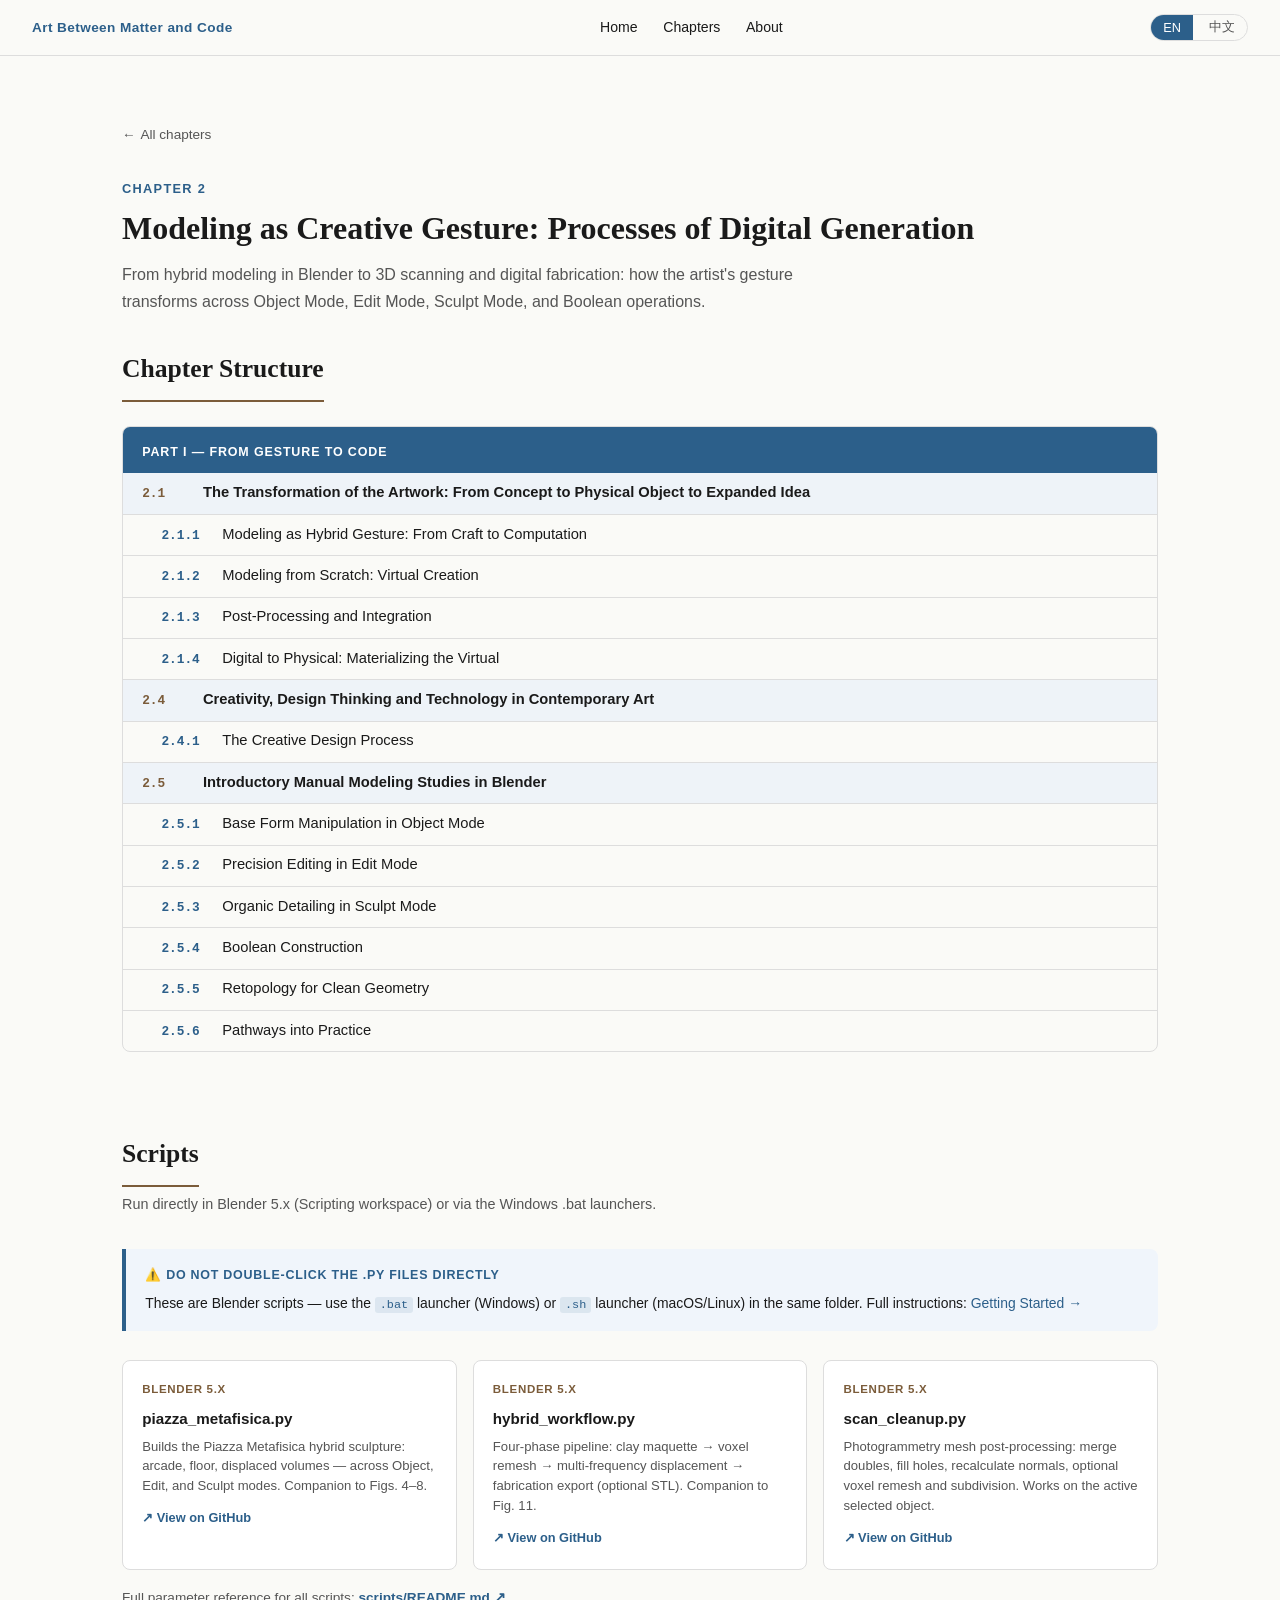
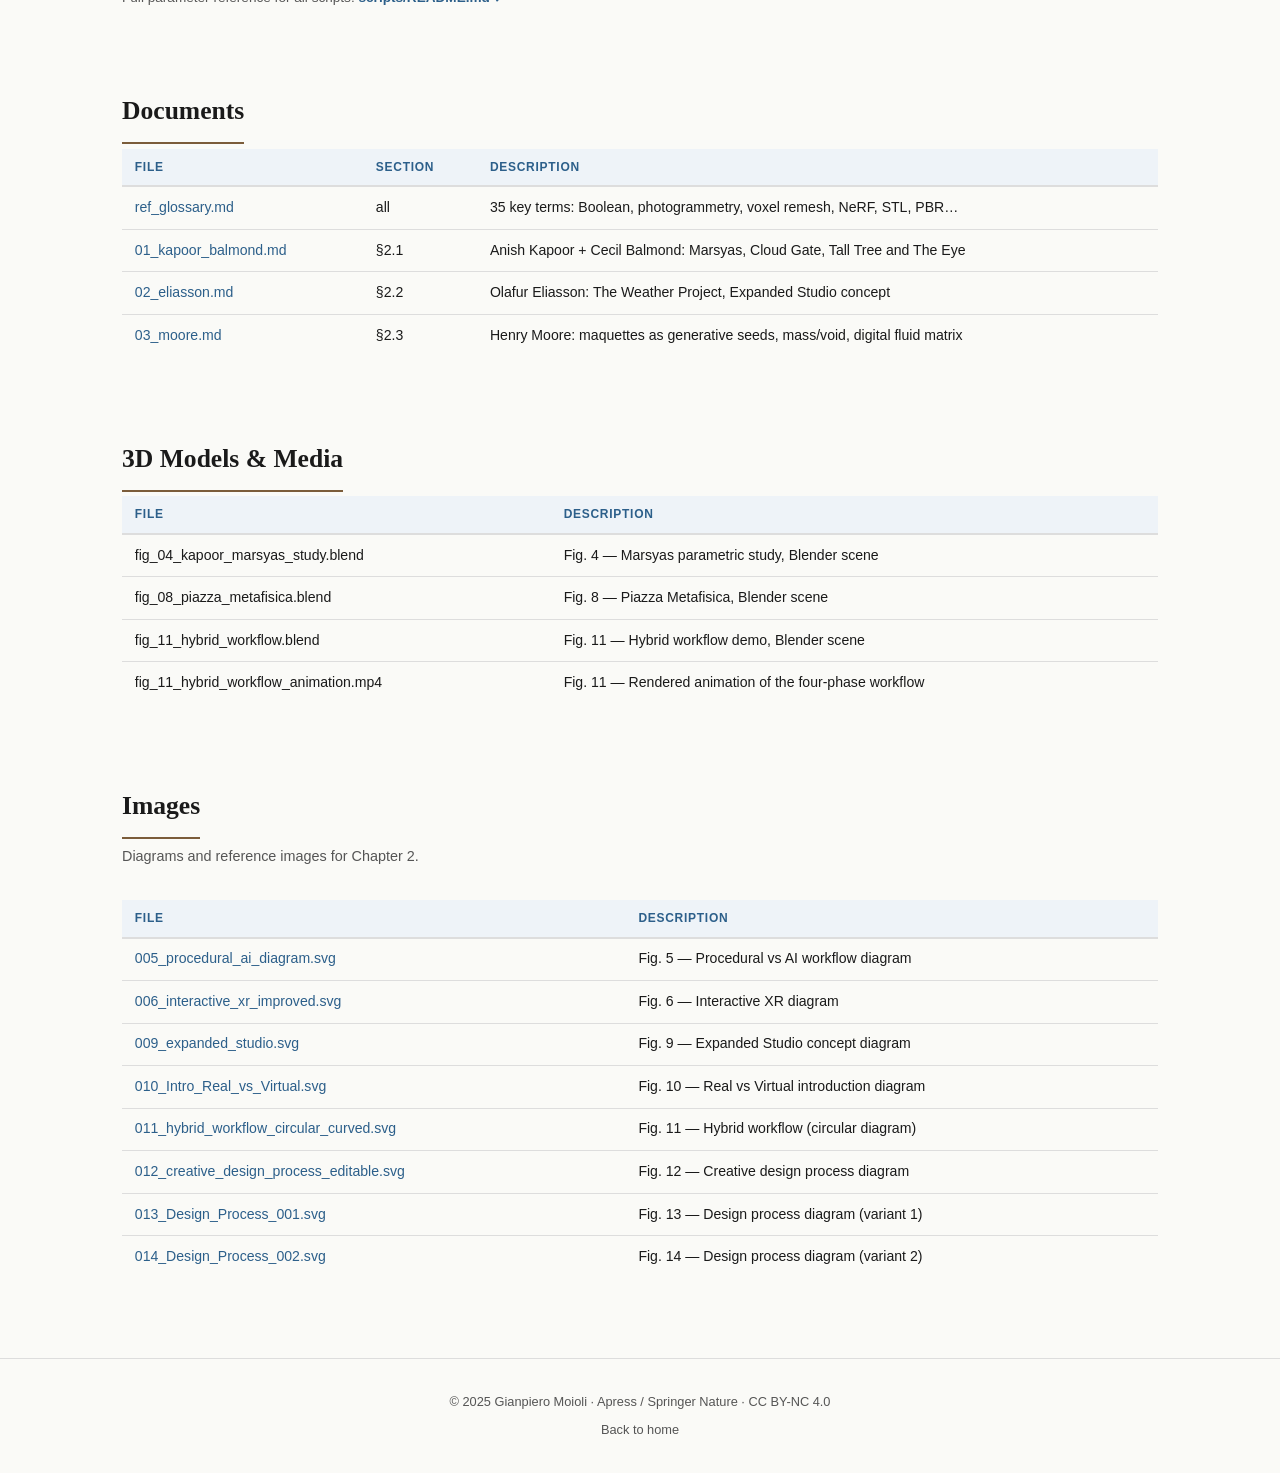
<file: chapters/02.html>
<!DOCTYPE html>
<html lang="en">
<head>
  <meta charset="UTF-8">
  <meta name="viewport" content="width=device-width, initial-scale=1.0">
  <title>Chapter 2 — Art Between Matter and Code</title>
  <meta name="description" content="Chapter 2: Digital Fabrication and Hybrid Sculpture — supplementary materials.">
  <link rel="canonical" href="https://giugiogiaauer.github.io/art-matter-code/chapters/02.html">
  <link rel="stylesheet" href="../css/style.css">
  <style>
    .chapter-hero {
      max-width: var(--max);
      margin: 4rem auto 2rem;
      padding: 0 2rem;
    }
    .chapter-hero .chap-label {
      font-size: .8rem;
      font-weight: 700;
      letter-spacing: .1em;
      text-transform: uppercase;
      color: var(--accent);
      margin-bottom: .5rem;
    }
    .chapter-hero h1 {
      font-family: var(--font-serif);
      font-size: 2rem;
      line-height: 1.25;
      margin-bottom: .8rem;
    }
    .chapter-hero .lead {
      font-size: 1rem;
      color: var(--sub);
      max-width: 680px;
      margin-bottom: 2rem;
    }
    .back-link {
      font-size: .85rem;
      color: var(--sub);
      display: inline-flex;
      align-items: center;
      gap: .3rem;
      margin-bottom: 2rem;
    }
    .back-link:hover { color: var(--accent); text-decoration: none; }

    .mat-section { margin-bottom: 3rem; }
    .mat-section h2 {
      font-family: var(--font-serif);
      font-size: 1.3rem;
      color: var(--ink);
      margin-bottom: .3rem;
      padding-bottom: .4rem;
      border-bottom: 2px solid var(--accent2);
      display: inline-block;
    }
    .mat-section p { font-size: .9rem; color: var(--sub); margin: .5rem 0 1rem; }
    .mat-table { width: 100%; border-collapse: collapse; font-size: .88rem; }
    .mat-table th {
      text-align: left;
      padding: .5rem .8rem;
      background: var(--tag-bg);
      color: var(--accent);
      font-size: .75rem;
      letter-spacing: .06em;
      text-transform: uppercase;
      border-bottom: 2px solid var(--border);
    }
    .mat-table td {
      padding: .55rem .8rem;
      border-bottom: 1px solid var(--border);
      vertical-align: top;
    }
    .mat-table tr:last-child td { border-bottom: none; }
    .mat-table tr:hover td { background: #f5f5f2; }
    .mat-table a { font-weight: 500; }

    .script-grid {
      display: grid;
      grid-template-columns: repeat(auto-fill, minmax(260px, 1fr));
      gap: 1rem;
      margin-top: 1rem;
    }
    .script-card {
      background: var(--card);
      border: 1px solid var(--border);
      border-radius: var(--radius);
      padding: 1.2rem;
    }
    .script-card h3 { font-size: .95rem; margin-bottom: .3rem; color: var(--ink); }
    .script-card .env {
      font-size: .72rem;
      font-weight: 700;
      text-transform: uppercase;
      letter-spacing: .06em;
      color: var(--accent2);
      margin-bottom: .4rem;
    }
    .script-card p { font-size: .82rem; color: var(--sub); line-height: 1.5; }
    .script-card .dl-link {
      display: inline-block;
      margin-top: .7rem;
      font-size: .8rem;
      font-weight: 600;
      color: var(--accent);
    }

    /* workflow diagram */
    .workflow {
      display: flex;
      gap: 0;
      margin: 1.5rem 0;
      flex-wrap: wrap;
    }
    .wf-step {
      flex: 1;
      min-width: 130px;
      background: var(--tag-bg);
      border: 1px solid var(--border);
      padding: .8rem 1rem;
      position: relative;
      font-size: .82rem;
    }
    .wf-step:not(:last-child)::after {
      content: "→";
      position: absolute;
      right: -14px;
      top: 50%;
      transform: translateY(-50%);
      color: var(--accent);
      font-weight: 700;
      z-index: 1;
    }
    .wf-step .wf-num {
      font-size: .7rem;
      font-weight: 700;
      letter-spacing: .06em;
      text-transform: uppercase;
      color: var(--accent2);
      margin-bottom: .2rem;
    }
    .wf-step strong { display: block; font-size: .85rem; margin-bottom: .2rem; }
    .wf-step span { color: var(--sub); }

    @media (max-width: 700px) {
      .workflow { flex-direction: column; }
      .wf-step:not(:last-child)::after { content: "↓"; right: auto; left: 50%; top: auto; bottom: -16px; transform: translateX(-50%); }
    }
  </style>
</head>
<body>

<!-- NAV -->
<nav>
  <span class="nav-logo">Art Between Matter and Code</span>
  <ul class="nav-links">
    <li><a href="../index.html" data-en="Home" data-zh="首页">Home</a></li>
    <li><a href="../index.html#chapters" data-en="Chapters" data-zh="章节">Chapters</a></li>
    <li><a href="../index.html#about" data-en="About" data-zh="关于">About</a></li>
  </ul>
  <div class="lang-toggle">
    <button class="lang-btn" data-lang="en">EN</button>
    <button class="lang-btn" data-lang="zh">中文</button>
  </div>
</nav>

<!-- HERO -->
<div class="chapter-hero">
  <a class="back-link" href="../index.html">← <span data-en="All chapters" data-zh="所有章节">All chapters</span></a>
  <div class="chap-label" data-en="Chapter 2" data-zh="第2章">Chapter 2</div>
  <h1 data-en="Modeling as Creative Gesture: Processes of Digital Generation"
      data-zh="建模作为创作姿态：数字生成的过程">Modeling as Creative Gesture: Processes of Digital Generation</h1>
  <p class="lead"
     data-en="From hybrid modeling in Blender to 3D scanning and digital fabrication: how the artist's gesture transforms across Object Mode, Edit Mode, Sculpt Mode, and Boolean operations."
     data-zh="从Blender中的混合建模到三维扫描与数字制造：艺术家的姿态如何跨越物体模式、编辑模式、雕刻模式和布尔运算而转化。">
    From hybrid modeling in Blender to 3D scanning and digital fabrication: how the artist's gesture transforms across Object Mode, Edit Mode, Sculpt Mode, and Boolean operations.
  </p>
</div>

<!-- CHAPTER STRUCTURE -->
<section>
  <h2 class="section-title" data-en="Chapter Structure" data-zh="章节结构">Chapter Structure</h2>

  <div class="toc">
    <div class="toc-part">
      <span class="toc-part-label" data-en="Part I — From Gesture to Code" data-zh="第一部分 — 从姿态到代码">Part I — From Gesture to Code</span>
    </div>

    <div class="toc-item toc-l1">
      <span class="toc-num">2.1</span>
      <span class="toc-title" data-en="The Transformation of the Artwork: From Concept to Physical Object to Expanded Idea" data-zh="艺术作品的转变：从概念到实体对象再到扩展观念">The Transformation of the Artwork: From Concept to Physical Object to Expanded Idea</span>
    </div>

    <div class="toc-item toc-l2">
      <span class="toc-num">2.1.1</span>
      <span class="toc-title" data-en="Modeling as Hybrid Gesture: From Craft to Computation" data-zh="建模作为混合姿态：从工艺到计算">Modeling as Hybrid Gesture: From Craft to Computation</span>
    </div>

    <div class="toc-item toc-l2">
      <span class="toc-num">2.1.2</span>
      <span class="toc-title" data-en="Modeling from Scratch: Virtual Creation" data-zh="从零开始建模：虚拟创作">Modeling from Scratch: Virtual Creation</span>
    </div>

    <div class="toc-item toc-l2">
      <span class="toc-num">2.1.3</span>
      <span class="toc-title" data-en="Post-Processing and Integration" data-zh="后处理与整合">Post-Processing and Integration</span>
    </div>

    <div class="toc-item toc-l2">
      <span class="toc-num">2.1.4</span>
      <span class="toc-title" data-en="Digital to Physical: Materializing the Virtual" data-zh="从数字到实体：虚拟的物质化">Digital to Physical: Materializing the Virtual</span>
    </div>

    <div class="toc-item toc-l1">
      <span class="toc-num">2.4</span>
      <span class="toc-title" data-en="Creativity, Design Thinking and Technology in Contemporary Art" data-zh="当代艺术中的创造力、设计思维与技术">Creativity, Design Thinking and Technology in Contemporary Art</span>
    </div>

    <div class="toc-item toc-l2">
      <span class="toc-num">2.4.1</span>
      <span class="toc-title" data-en="The Creative Design Process" data-zh="创意设计过程">The Creative Design Process</span>
    </div>

    <div class="toc-item toc-l1">
      <span class="toc-num">2.5</span>
      <span class="toc-title" data-en="Introductory Manual Modeling Studies in Blender" data-zh="Blender手动建模入门研究">Introductory Manual Modeling Studies in Blender</span>
    </div>

    <div class="toc-item toc-l2">
      <span class="toc-num">2.5.1</span>
      <span class="toc-title" data-en="Base Form Manipulation in Object Mode" data-zh="物体模式中的基础形体操作">Base Form Manipulation in Object Mode</span>
    </div>

    <div class="toc-item toc-l2">
      <span class="toc-num">2.5.2</span>
      <span class="toc-title" data-en="Precision Editing in Edit Mode" data-zh="编辑模式中的精确编辑">Precision Editing in Edit Mode</span>
    </div>

    <div class="toc-item toc-l2">
      <span class="toc-num">2.5.3</span>
      <span class="toc-title" data-en="Organic Detailing in Sculpt Mode" data-zh="雕刻模式中的有机细节">Organic Detailing in Sculpt Mode</span>
    </div>

    <div class="toc-item toc-l2">
      <span class="toc-num">2.5.4</span>
      <span class="toc-title" data-en="Boolean Construction" data-zh="布尔构建">Boolean Construction</span>
    </div>

    <div class="toc-item toc-l2">
      <span class="toc-num">2.5.5</span>
      <span class="toc-title" data-en="Retopology for Clean Geometry" data-zh="整洁几何的重拓扑">Retopology for Clean Geometry</span>
    </div>

    <div class="toc-item toc-l2">
      <span class="toc-num">2.5.6</span>
      <span class="toc-title" data-en="Pathways into Practice" data-zh="走向实践的路径">Pathways into Practice</span>
    </div>
  </div>
</section>

<!-- SCRIPTS -->
<section>
  <h2 class="section-title" data-en="Scripts" data-zh="脚本">Scripts</h2>
  <p class="section-sub"
     data-en="Run directly in Blender 5.x (Scripting workspace) or via the Windows .bat launchers."
     data-zh="可直接在Blender 5.x（脚本工作区）中运行，或通过Windows .bat启动器运行。">
    Run directly in Blender 5.x (Scripting workspace) or via the Windows .bat launchers.
  </p>

  <div class="info-box">
    <strong data-en="⚠️ Do not double-click the .py files directly" data-zh="⚠️ 请勿直接双击.py文件">⚠️ Do not double-click the .py files directly</strong>
    <span data-en="These are Blender scripts — use the <code>.bat</code> launcher (Windows) or <code>.sh</code> launcher (macOS/Linux) in the same folder. Full instructions: "
          data-zh="这些是Blender脚本——请使用同一文件夹中的 <code>.bat</code> 启动器（Windows）或 <code>.sh</code> 启动器（macOS/Linux）。完整说明：">
      These are Blender scripts — use the <code>.bat</code> launcher (Windows) or <code>.sh</code> launcher (macOS/Linux) in the same folder. Full instructions:
    </span>
    <a href="../getting-started.html" data-en="Getting Started →" data-zh="使用指南 →">Getting Started →</a>
  </div>

  <div class="script-grid">
    <div class="script-card">
      <div class="env">Blender 5.x</div>
      <h3>piazza_metafisica.py</h3>
      <p data-en="Builds the Piazza Metafisica hybrid sculpture: arcade, floor, displaced volumes — across Object, Edit, and Sculpt modes. Companion to Figs. 4–8."
         data-zh="构建形而上广场混合雕塑：拱廊、地板、形变体量——跨越物体模式、编辑模式和雕刻模式。配合图4–8。">
        Builds the <em>Piazza Metafisica</em> hybrid sculpture across Object, Edit, and Sculpt modes.
      </p>
      <a class="dl-link"
         href="https://github.com/Apress/Art-Between-Matter-and-Code/blob/main/02/scripts/piazza_metafisica.py"
         target="_blank" rel="noopener">↗ View on GitHub</a>
    </div>
    <div class="script-card">
      <div class="env">Blender 5.x</div>
      <h3>hybrid_workflow.py</h3>
      <p data-en="Four-phase pipeline: clay maquette → voxel remesh → multi-frequency displacement → fabrication export (optional STL). Companion to Fig. 11."
         data-zh="四阶段流程：泥塑小样→体素重网格→多频置换→制造导出（可选STL）。配合图11。">
        Four-phase pipeline from clay maquette to fabrication export. Optional STL output.
      </p>
      <a class="dl-link"
         href="https://github.com/Apress/Art-Between-Matter-and-Code/blob/main/02/scripts/hybrid_workflow.py"
         target="_blank" rel="noopener">↗ View on GitHub</a>
    </div>
    <div class="script-card">
      <div class="env">Blender 5.x</div>
      <h3>scan_cleanup.py</h3>
      <p data-en="Photogrammetry mesh post-processing: merge doubles, fill holes, recalculate normals, optional voxel remesh and subdivision. Works on the active selected object."
         data-zh="摄影测量网格后处理：合并重复点、填补孔洞、重算法线，可选体素重网格和细分。作用于当前选中物体。">
        Photogrammetry mesh post-processing: clean, repair, and optionally remesh a scan.
      </p>
      <a class="dl-link"
         href="https://github.com/Apress/Art-Between-Matter-and-Code/blob/main/02/scripts/scan_cleanup.py"
         target="_blank" rel="noopener">↗ View on GitHub</a>
    </div>
  </div>

  <p style="margin-top:1rem;font-size:.85rem;color:var(--sub);">
    <span data-en="Full parameter reference for all scripts:" data-zh="所有脚本的完整参数说明：">Full parameter reference for all scripts:</span>
    <a href="https://github.com/Apress/Art-Between-Matter-and-Code/blob/main/02/scripts/README.md"
       target="_blank" rel="noopener" style="color:var(--accent);font-weight:600;">
      scripts/README.md ↗
    </a>
  </p>

</section>

<!-- DOCUMENTS -->
<section>
  <h2 class="section-title" data-en="Documents" data-zh="文档">Documents</h2>
  <div class="mat-section">
    <table class="mat-table">
      <thead>
        <tr>
          <th data-en="File" data-zh="文件">File</th>
          <th data-en="Section" data-zh="章节">Section</th>
          <th data-en="Description" data-zh="描述">Description</th>
        </tr>
      </thead>
      <tbody>
        <tr>
          <td><a href="https://github.com/Apress/Art-Between-Matter-and-Code/blob/main/02/docs/ref_glossary.md" target="_blank" rel="noopener">ref_glossary.md</a></td>
          <td>all</td>
          <td data-en="35 key terms: Boolean, photogrammetry, voxel remesh, NeRF, STL, PBR…" data-zh="35个关键术语：布尔、摄影测量、体素重网格、NeRF、STL、PBR……">35 key terms: Boolean, photogrammetry, voxel remesh, NeRF, STL, PBR…</td>
        </tr>
        <tr>
          <td><a href="https://github.com/Apress/Art-Between-Matter-and-Code/blob/main/02/docs/artist_notes/01_kapoor_balmond.md" target="_blank" rel="noopener">01_kapoor_balmond.md</a></td>
          <td>§2.1</td>
          <td data-en="Anish Kapoor + Cecil Balmond: Marsyas, Cloud Gate, Tall Tree and The Eye" data-zh="安尼施·卡普尔 + 塞西尔·巴尔蒙德：《马耳西亚斯》《云门》《高树与眼》">Anish Kapoor + Cecil Balmond: Marsyas, Cloud Gate, Tall Tree and The Eye</td>
        </tr>
        <tr>
          <td><a href="https://github.com/Apress/Art-Between-Matter-and-Code/blob/main/02/docs/artist_notes/02_eliasson.md" target="_blank" rel="noopener">02_eliasson.md</a></td>
          <td>§2.2</td>
          <td data-en="Olafur Eliasson: The Weather Project, Expanded Studio concept" data-zh="奥拉维尔·埃利亚松：《天气计划》，扩展工作室概念">Olafur Eliasson: The Weather Project, Expanded Studio concept</td>
        </tr>
        <tr>
          <td><a href="https://github.com/Apress/Art-Between-Matter-and-Code/blob/main/02/docs/artist_notes/03_moore.md" target="_blank" rel="noopener">03_moore.md</a></td>
          <td>§2.3</td>
          <td data-en="Henry Moore: maquettes as generative seeds, mass/void, digital fluid matrix" data-zh="亨利·摩尔：作为生成种子的小样、体量/虚空、数字流体矩阵">Henry Moore: maquettes as generative seeds, mass/void, digital fluid matrix</td>
        </tr>
      </tbody>
    </table>
  </div>
</section>

<!-- 3D MODELS -->
<section>
  <h2 class="section-title" data-en="3D Models &amp; Media" data-zh="三维模型与媒体">3D Models &amp; Media</h2>
  <div class="mat-section">
    <table class="mat-table">
      <thead>
        <tr>
          <th data-en="File" data-zh="文件">File</th>
          <th data-en="Description" data-zh="描述">Description</th>
        </tr>
      </thead>
      <tbody>
        <tr>
          <td>fig_04_kapoor_marsyas_study.blend</td>
          <td data-en="Fig. 4 — Marsyas parametric study, Blender scene" data-zh="图4——《马耳西亚斯》参数化研究，Blender场景">Fig. 4 — Marsyas parametric study, Blender scene</td>
        </tr>
        <tr>
          <td>fig_08_piazza_metafisica.blend</td>
          <td data-en="Fig. 8 — Piazza Metafisica, Blender scene" data-zh="图8——形而上广场，Blender场景">Fig. 8 — <em>Piazza Metafisica</em>, Blender scene</td>
        </tr>
        <tr>
          <td>fig_11_hybrid_workflow.blend</td>
          <td data-en="Fig. 11 — Hybrid workflow demo, Blender scene" data-zh="图11——混合工作流演示，Blender场景">Fig. 11 — Hybrid workflow demo, Blender scene</td>
        </tr>
        <tr>
          <td>fig_11_hybrid_workflow_animation.mp4</td>
          <td data-en="Fig. 11 — Rendered animation of the four-phase workflow" data-zh="图11——四阶段工作流的渲染动画">Fig. 11 — Rendered animation of the four-phase workflow</td>
        </tr>
      </tbody>
    </table>
  </div>
</section>

<!-- IMAGES -->
<section>
  <h2 class="section-title" data-en="Images" data-zh="图像">Images</h2>
  <p class="section-sub"
     data-en="Diagrams and reference images for Chapter 2."
     data-zh="第二章的示意图与参考图像。">
    Diagrams and reference images for Chapter 2.
  </p>
  <div class="mat-section">
    <table class="mat-table">
      <thead>
        <tr>
          <th data-en="File" data-zh="文件">File</th>
          <th data-en="Description" data-zh="描述">Description</th>
        </tr>
      </thead>
      <tbody>
        <tr>
          <td><a href="https://github.com/Apress/Art-Between-Matter-and-Code/blob/main/02/images/005_procedural_ai_diagram.svg" target="_blank" rel="noopener">005_procedural_ai_diagram.svg</a></td>
          <td data-en="Fig. 5 — Procedural vs AI workflow diagram" data-zh="图5——程序化与AI工作流示意图">Fig. 5 — Procedural vs AI workflow diagram</td>
        </tr>
        <tr>
          <td><a href="https://github.com/Apress/Art-Between-Matter-and-Code/blob/main/02/images/006_interactive_xr_improved.svg" target="_blank" rel="noopener">006_interactive_xr_improved.svg</a></td>
          <td data-en="Fig. 6 — Interactive XR diagram" data-zh="图6——交互式XR示意图">Fig. 6 — Interactive XR diagram</td>
        </tr>
        <tr>
          <td><a href="https://github.com/Apress/Art-Between-Matter-and-Code/blob/main/02/images/009_expanded_studio.svg" target="_blank" rel="noopener">009_expanded_studio.svg</a></td>
          <td data-en="Fig. 9 — Expanded Studio concept diagram" data-zh="图9——扩展工作室概念示意图">Fig. 9 — Expanded Studio concept diagram</td>
        </tr>
        <tr>
          <td><a href="https://github.com/Apress/Art-Between-Matter-and-Code/blob/main/02/images/010_Intro_Real_vs_Virtual.svg" target="_blank" rel="noopener">010_Intro_Real_vs_Virtual.svg</a></td>
          <td data-en="Fig. 10 — Real vs Virtual introduction diagram" data-zh="图10——现实与虚拟导论示意图">Fig. 10 — Real vs Virtual introduction diagram</td>
        </tr>
        <tr>
          <td><a href="https://github.com/Apress/Art-Between-Matter-and-Code/blob/main/02/images/011_hybrid_workflow_circular_curved.svg" target="_blank" rel="noopener">011_hybrid_workflow_circular_curved.svg</a></td>
          <td data-en="Fig. 11 — Hybrid workflow (circular diagram)" data-zh="图11——混合工作流（环形示意图）">Fig. 11 — Hybrid workflow (circular diagram)</td>
        </tr>
        <tr>
          <td><a href="https://github.com/Apress/Art-Between-Matter-and-Code/blob/main/02/images/012_creative_design_process_editable.svg" target="_blank" rel="noopener">012_creative_design_process_editable.svg</a></td>
          <td data-en="Fig. 12 — Creative design process diagram" data-zh="图12——创意设计流程示意图">Fig. 12 — Creative design process diagram</td>
        </tr>
        <tr>
          <td><a href="https://github.com/Apress/Art-Between-Matter-and-Code/blob/main/02/images/013_Design_Process_001.svg" target="_blank" rel="noopener">013_Design_Process_001.svg</a></td>
          <td data-en="Fig. 13 — Design process diagram (variant 1)" data-zh="图13——设计流程示意图（变体1）">Fig. 13 — Design process diagram (variant 1)</td>
        </tr>
        <tr>
          <td><a href="https://github.com/Apress/Art-Between-Matter-and-Code/blob/main/02/images/014_Design_Process_002.svg" target="_blank" rel="noopener">014_Design_Process_002.svg</a></td>
          <td data-en="Fig. 14 — Design process diagram (variant 2)" data-zh="图14——设计流程示意图（变体2）">Fig. 14 — Design process diagram (variant 2)</td>
        </tr>
      </tbody>
    </table>
  </div>
</section>

<!-- FOOTER -->
<footer>
  <p data-en="&copy; 2025 Gianpiero Moioli · Apress / Springer Nature · CC BY-NC 4.0"
     data-zh="&copy; 2025 莫伊奥利 · Apress / Springer Nature · CC BY-NC 4.0">
    &copy; 2025 Gianpiero Moioli · Apress / Springer Nature · CC BY-NC 4.0
  </p>
  <p style="margin-top:.4rem">
    <a href="../index.html" data-en="Back to home" data-zh="返回首页">Back to home</a>
  </p>
</footer>

<script src="../js/i18n.js"></script>
</body>
</html>
</file>
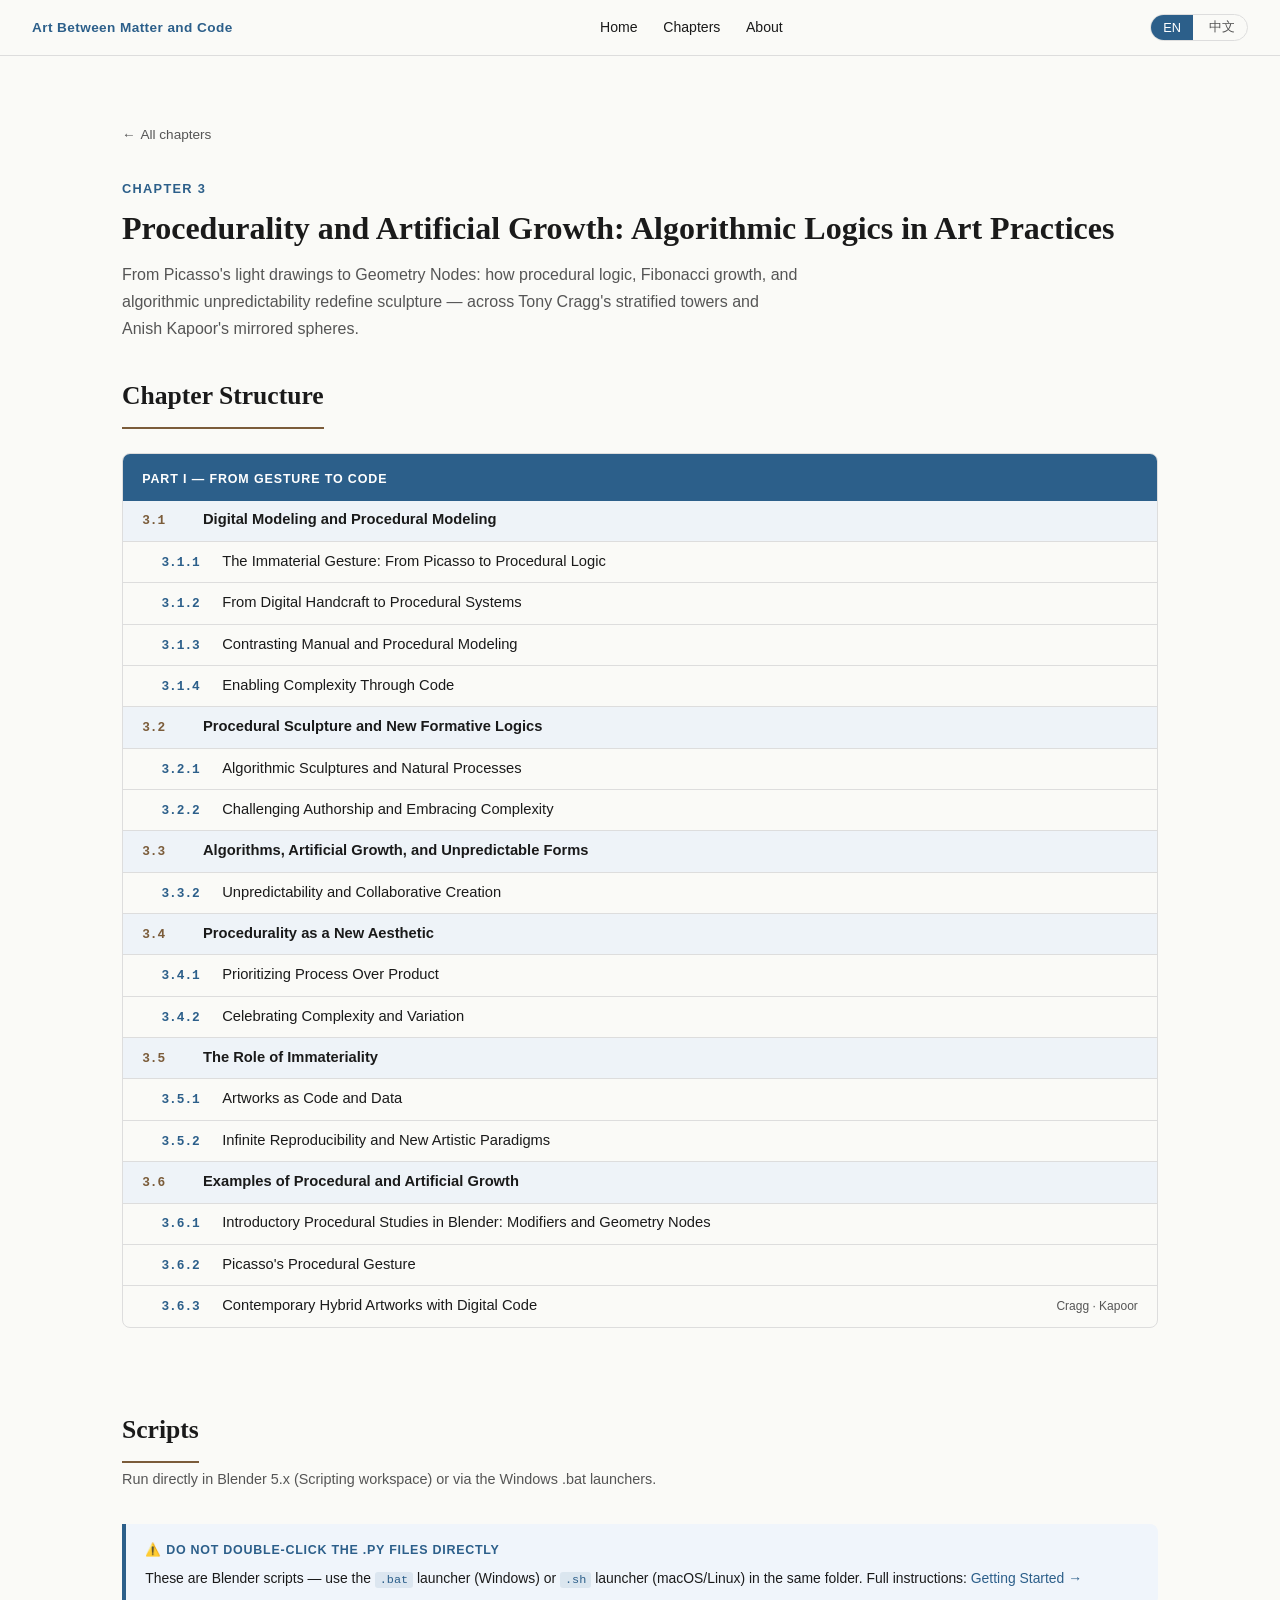
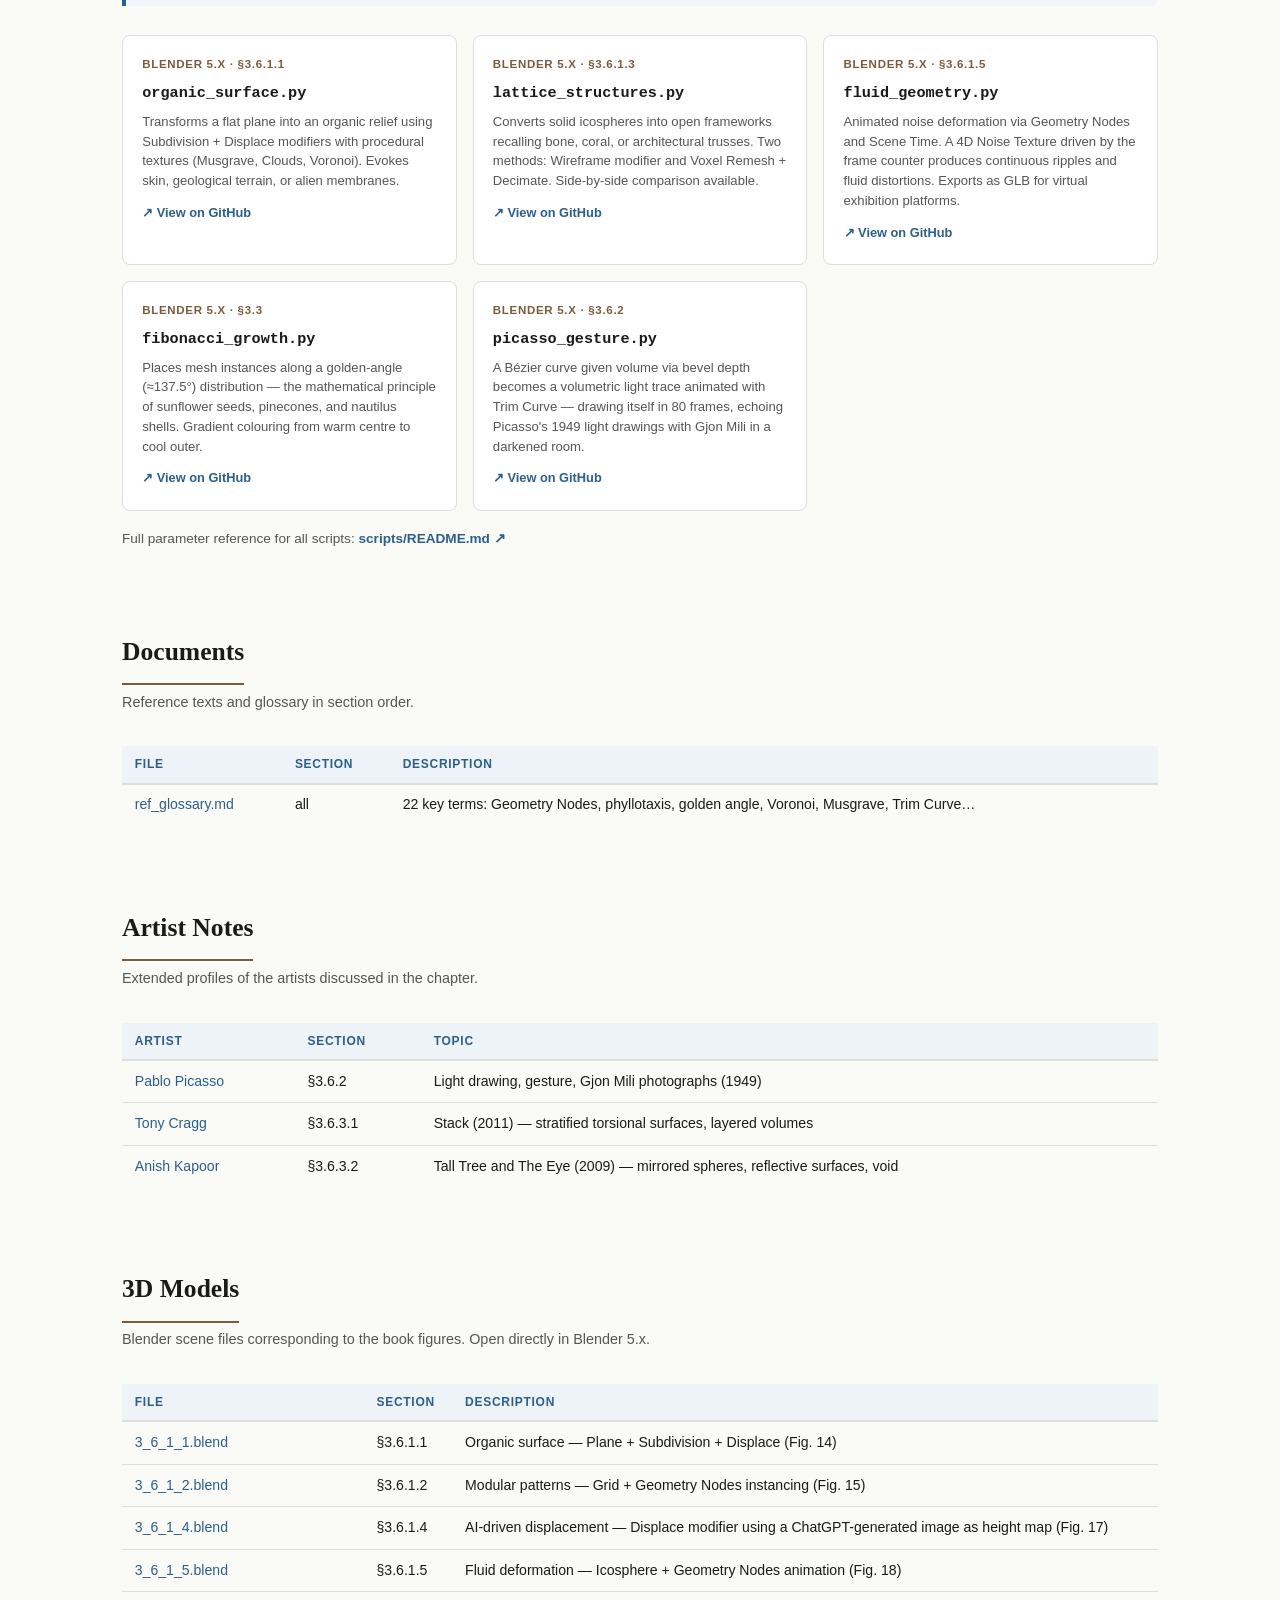
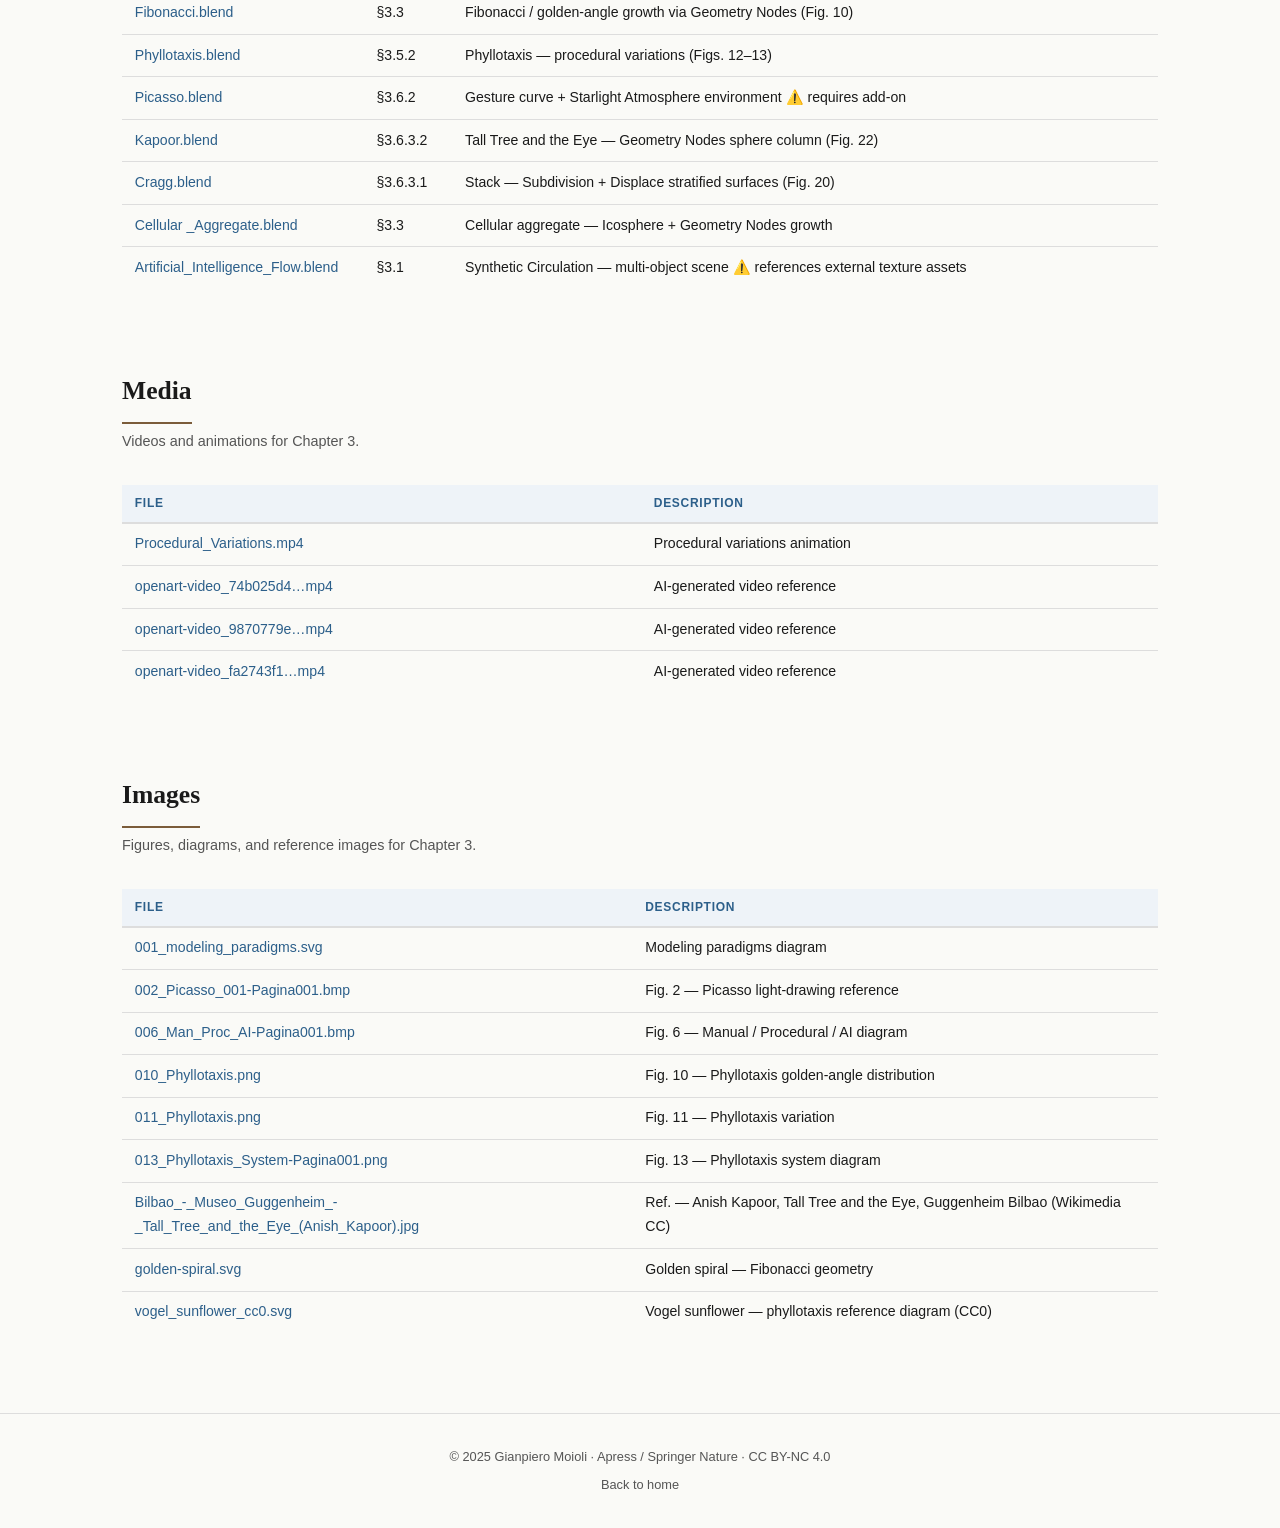
<file: chapters/03.html>
<!DOCTYPE html>
<html lang="en">
<head>
  <meta charset="UTF-8">
  <meta name="viewport" content="width=device-width, initial-scale=1.0">
  <title>Chapter 3 — Art Between Matter and Code</title>
  <meta name="description" content="Chapter 3: Procedurality and Artificial Growth — supplementary materials.">
  <link rel="canonical" href="https://giugiogiaauer.github.io/art-matter-code/chapters/03.html">
  <link rel="stylesheet" href="../css/style.css">
  <style>
    .chapter-hero {
      max-width: var(--max);
      margin: 4rem auto 2rem;
      padding: 0 2rem;
    }
    .chapter-hero .chap-label {
      font-size: .8rem;
      font-weight: 700;
      letter-spacing: .1em;
      text-transform: uppercase;
      color: var(--accent);
      margin-bottom: .5rem;
    }
    .chapter-hero h1 {
      font-family: var(--font-serif);
      font-size: 2rem;
      line-height: 1.25;
      margin-bottom: .8rem;
    }
    .chapter-hero .lead {
      font-size: 1rem;
      color: var(--sub);
      max-width: 680px;
      margin-bottom: 2rem;
    }
    .back-link {
      font-size: .85rem;
      color: var(--sub);
      display: inline-flex;
      align-items: center;
      gap: .3rem;
      margin-bottom: 2rem;
    }
    .back-link:hover { color: var(--accent); text-decoration: none; }

    .mat-section { margin-bottom: 3rem; }
    .mat-section h2 {
      font-family: var(--font-serif);
      font-size: 1.3rem;
      color: var(--ink);
      margin-bottom: .3rem;
      padding-bottom: .4rem;
      border-bottom: 2px solid var(--accent2);
      display: inline-block;
    }
    .mat-section p { font-size: .9rem; color: var(--sub); margin: .5rem 0 1rem; }
    .mat-table { width: 100%; border-collapse: collapse; font-size: .88rem; }
    .mat-table th {
      text-align: left;
      padding: .5rem .8rem;
      background: var(--tag-bg);
      color: var(--accent);
      font-size: .75rem;
      letter-spacing: .06em;
      text-transform: uppercase;
      border-bottom: 2px solid var(--border);
    }
    .mat-table td {
      padding: .55rem .8rem;
      border-bottom: 1px solid var(--border);
      vertical-align: top;
    }
    .mat-table tr:last-child td { border-bottom: none; }
    .mat-table tr:hover td { background: #f5f5f2; }
    .mat-table a { font-weight: 500; }

    .script-grid {
      display: grid;
      grid-template-columns: repeat(auto-fill, minmax(260px, 1fr));
      gap: 1rem;
      margin-top: 1rem;
    }
    .script-card {
      background: var(--card);
      border: 1px solid var(--border);
      border-radius: var(--radius);
      padding: 1.2rem;
    }
    .script-card h3 { font-size: .95rem; margin-bottom: .3rem; color: var(--ink); font-family: "Consolas", "Courier New", monospace; }
    .script-card .env {
      font-size: .72rem;
      font-weight: 700;
      text-transform: uppercase;
      letter-spacing: .06em;
      color: var(--accent2);
      margin-bottom: .4rem;
    }
    .script-card p { font-size: .82rem; color: var(--sub); line-height: 1.5; }
    .script-card .dl-link {
      display: inline-block;
      margin-top: .7rem;
      font-size: .8rem;
      font-weight: 600;
      color: var(--accent);
    }
  </style>
</head>
<body>

<!-- NAV -->
<nav>
  <span class="nav-logo">Art Between Matter and Code</span>
  <ul class="nav-links">
    <li><a href="../index.html" data-en="Home" data-zh="首页">Home</a></li>
    <li><a href="../index.html#chapters" data-en="Chapters" data-zh="章节">Chapters</a></li>
    <li><a href="../index.html#about" data-en="About" data-zh="关于">About</a></li>
  </ul>
  <div class="lang-toggle">
    <button class="lang-btn" data-lang="en">EN</button>
    <button class="lang-btn" data-lang="zh">中文</button>
  </div>
</nav>

<!-- HERO -->
<div class="chapter-hero">
  <a class="back-link" href="../index.html">← <span data-en="All chapters" data-zh="所有章节">All chapters</span></a>
  <div class="chap-label" data-en="Chapter 3" data-zh="第3章">Chapter 3</div>
  <h1 data-en="Procedurality and Artificial Growth: Algorithmic Logics in Art Practices"
      data-zh="程序性与人工生长：艺术实践中的算法逻辑">Procedurality and Artificial Growth: Algorithmic Logics in Art Practices</h1>
  <p class="lead"
     data-en="From Picasso's light drawings to Geometry Nodes: how procedural logic, Fibonacci growth, and algorithmic unpredictability redefine sculpture — across Tony Cragg's stratified towers and Anish Kapoor's mirrored spheres."
     data-zh="从毕加索的光迹绘画到几何节点：程序逻辑、斐波那契生长与算法不可预测性如何重新定义雕塑——从托尼·克拉格的层叠塔楼到安尼施·卡普尔的镜面球体。">
    From Picasso's light drawings to Geometry Nodes: how procedural logic, Fibonacci growth, and algorithmic unpredictability redefine sculpture — across Tony Cragg's stratified towers and Anish Kapoor's mirrored spheres.
  </p>
</div>

<!-- CHAPTER STRUCTURE -->
<section>
  <h2 class="section-title" data-en="Chapter Structure" data-zh="章节结构">Chapter Structure</h2>

  <div class="toc">
    <div class="toc-part">
      <span class="toc-part-label" data-en="Part I — From Gesture to Code" data-zh="第一部分 — 从姿态到代码">Part I — From Gesture to Code</span>
    </div>

    <div class="toc-item toc-l1">
      <span class="toc-num">3.1</span>
      <span class="toc-title" data-en="Digital Modeling and Procedural Modeling" data-zh="数字建模与程序建模">Digital Modeling and Procedural Modeling</span>
    </div>
    <div class="toc-item toc-l2">
      <span class="toc-num">3.1.1</span>
      <span class="toc-title" data-en="The Immaterial Gesture: From Picasso to Procedural Logic" data-zh="非物质姿态：从毕加索到程序逻辑">The Immaterial Gesture: From Picasso to Procedural Logic</span>
    </div>
    <div class="toc-item toc-l2">
      <span class="toc-num">3.1.2</span>
      <span class="toc-title" data-en="From Digital Handcraft to Procedural Systems" data-zh="从数字手工到程序系统">From Digital Handcraft to Procedural Systems</span>
    </div>
    <div class="toc-item toc-l2">
      <span class="toc-num">3.1.3</span>
      <span class="toc-title" data-en="Contrasting Manual and Procedural Modeling" data-zh="手动建模与程序建模的对比">Contrasting Manual and Procedural Modeling</span>
    </div>
    <div class="toc-item toc-l2">
      <span class="toc-num">3.1.4</span>
      <span class="toc-title" data-en="Enabling Complexity Through Code" data-zh="通过代码实现复杂性">Enabling Complexity Through Code</span>
    </div>

    <div class="toc-item toc-l1">
      <span class="toc-num">3.2</span>
      <span class="toc-title" data-en="Procedural Sculpture and New Formative Logics" data-zh="程序雕塑与新形态逻辑">Procedural Sculpture and New Formative Logics</span>
    </div>
    <div class="toc-item toc-l2">
      <span class="toc-num">3.2.1</span>
      <span class="toc-title" data-en="Algorithmic Sculptures and Natural Processes" data-zh="算法雕塑与自然过程">Algorithmic Sculptures and Natural Processes</span>
    </div>
    <div class="toc-item toc-l2">
      <span class="toc-num">3.2.2</span>
      <span class="toc-title" data-en="Challenging Authorship and Embracing Complexity" data-zh="挑战作者身份，拥抱复杂性">Challenging Authorship and Embracing Complexity</span>
    </div>

    <div class="toc-item toc-l1">
      <span class="toc-num">3.3</span>
      <span class="toc-title" data-en="Algorithms, Artificial Growth, and Unpredictable Forms" data-zh="算法、人工生长与不可预测的形态">Algorithms, Artificial Growth, and Unpredictable Forms</span>
    </div>
    <div class="toc-item toc-l2">
      <span class="toc-num">3.3.2</span>
      <span class="toc-title" data-en="Unpredictability and Collaborative Creation" data-zh="不可预测性与协作创作">Unpredictability and Collaborative Creation</span>
    </div>

    <div class="toc-item toc-l1">
      <span class="toc-num">3.4</span>
      <span class="toc-title" data-en="Procedurality as a New Aesthetic" data-zh="程序性作为新美学">Procedurality as a New Aesthetic</span>
    </div>
    <div class="toc-item toc-l2">
      <span class="toc-num">3.4.1</span>
      <span class="toc-title" data-en="Prioritizing Process Over Product" data-zh="过程优先于产品">Prioritizing Process Over Product</span>
    </div>
    <div class="toc-item toc-l2">
      <span class="toc-num">3.4.2</span>
      <span class="toc-title" data-en="Celebrating Complexity and Variation" data-zh="赞颂复杂性与变化">Celebrating Complexity and Variation</span>
    </div>

    <div class="toc-item toc-l1">
      <span class="toc-num">3.5</span>
      <span class="toc-title" data-en="The Role of Immateriality" data-zh="非物质性的角色">The Role of Immateriality</span>
    </div>
    <div class="toc-item toc-l2">
      <span class="toc-num">3.5.1</span>
      <span class="toc-title" data-en="Artworks as Code and Data" data-zh="作为代码与数据的艺术作品">Artworks as Code and Data</span>
    </div>
    <div class="toc-item toc-l2">
      <span class="toc-num">3.5.2</span>
      <span class="toc-title" data-en="Infinite Reproducibility and New Artistic Paradigms" data-zh="无限可复制性与新艺术范式">Infinite Reproducibility and New Artistic Paradigms</span>
    </div>

    <div class="toc-item toc-l1">
      <span class="toc-num">3.6</span>
      <span class="toc-title" data-en="Examples of Procedural and Artificial Growth" data-zh="程序性与人工生长示例">Examples of Procedural and Artificial Growth</span>
    </div>
    <div class="toc-item toc-l2">
      <span class="toc-num">3.6.1</span>
      <span class="toc-title" data-en="Introductory Procedural Studies in Blender: Modifiers and Geometry Nodes" data-zh="Blender中的程序入门研究：修改器与几何节点">Introductory Procedural Studies in Blender: Modifiers and Geometry Nodes</span>
    </div>
    <div class="toc-item toc-l2">
      <span class="toc-num">3.6.2</span>
      <span class="toc-title" data-en="Picasso's Procedural Gesture" data-zh="毕加索的程序性姿态">Picasso's Procedural Gesture</span>
    </div>
    <div class="toc-item toc-l2">
      <span class="toc-num">3.6.3</span>
      <span class="toc-title" data-en="Contemporary Hybrid Artworks with Digital Code" data-zh="当代数字代码混合艺术作品">Contemporary Hybrid Artworks with Digital Code</span>
      <span class="toc-note" data-en="Cragg · Kapoor" data-zh="克拉格 · 卡普尔">Cragg · Kapoor</span>
    </div>
  </div>
</section>

<!-- SCRIPTS -->
<section>
  <h2 class="section-title" data-en="Scripts" data-zh="脚本">Scripts</h2>
  <p class="section-sub"
     data-en="Run directly in Blender 5.x (Scripting workspace) or via the Windows .bat launchers."
     data-zh="可直接在Blender 5.x（脚本工作区）中运行，或通过Windows .bat启动器运行。">
    Run directly in Blender 5.x (Scripting workspace) or via the Windows .bat launchers.
  </p>

  <div class="info-box">
    <strong data-en="⚠️ Do not double-click the .py files directly" data-zh="⚠️ 请勿直接双击.py文件">⚠️ Do not double-click the .py files directly</strong>
    <span data-en="These are Blender scripts — use the <code>.bat</code> launcher (Windows) or <code>.sh</code> launcher (macOS/Linux) in the same folder. Full instructions: "
          data-zh="这些是Blender脚本——请使用同一文件夹中的 <code>.bat</code> 启动器（Windows）或 <code>.sh</code> 启动器（macOS/Linux）。完整说明：">
      These are Blender scripts — use the <code>.bat</code> launcher (Windows) in the same folder. Full instructions:
    </span>
    <a href="../getting-started.html" data-en="Getting Started →" data-zh="使用指南 →">Getting Started →</a>
  </div>

  <div class="script-grid">

    <div class="script-card">
      <div class="env">Blender 5.x · §3.6.1.1</div>
      <h3>organic_surface.py</h3>
      <p data-en="Transforms a flat plane into an organic relief using Subdivision + Displace modifiers with procedural textures (Musgrave, Clouds, Voronoi). Evokes skin, geological terrain, or alien membranes."
         data-zh="使用Subdivision + Displace修改器和程序纹理（Musgrave、Clouds、Voronoi）将平面转化为有机浮雕。唤起皮肤、地质地形或外星膜的质感。">
        Transforms a flat plane into organic relief using procedural displacement. Texture type, strength, and subdivisions are all configurable.
      </p>
      <a class="dl-link"
         href="https://github.com/Apress/Art-Between-Matter-and-Code/blob/main/03/scripts/organic_surface.py"
         target="_blank" rel="noopener">↗ View on GitHub</a>
    </div>

    <div class="script-card">
      <div class="env">Blender 5.x · §3.6.1.3</div>
      <h3>lattice_structures.py</h3>
      <p data-en="Converts solid icospheres into open frameworks recalling bone, coral, or architectural trusses. Two methods: Wireframe modifier and Voxel Remesh + Decimate. Side-by-side comparison available."
         data-zh="将实心二十面体球转化为开放框架，让人联想到骨骼、珊瑚或建筑桁架。两种方法：线框修改器和体素重网格+精简。可并排比较。">
        Wireframe modifier and Voxel Remesh compared side by side. Controls: strut thickness, voxel size, decimation ratio.
      </p>
      <a class="dl-link"
         href="https://github.com/Apress/Art-Between-Matter-and-Code/blob/main/03/scripts/lattice_structures.py"
         target="_blank" rel="noopener">↗ View on GitHub</a>
    </div>

    <div class="script-card">
      <div class="env">Blender 5.x · §3.6.1.5</div>
      <h3>fluid_geometry.py</h3>
      <p data-en="Animated noise deformation via Geometry Nodes and Scene Time. A 4D Noise Texture driven by the frame counter produces continuous ripples and fluid distortions. Exports as GLB for virtual exhibition platforms."
         data-zh="通过几何节点和场景时间实现动画噪波变形。由帧计数器驱动的4D噪波纹理产生连续波纹和流体失真。可导出为GLB用于虚拟展览平台。">
        120-frame fluid deformation animation. Press Space to play. Exportable as GLB for metaverse platforms.
      </p>
      <a class="dl-link"
         href="https://github.com/Apress/Art-Between-Matter-and-Code/blob/main/03/scripts/fluid_geometry.py"
         target="_blank" rel="noopener">↗ View on GitHub</a>
    </div>

    <div class="script-card">
      <div class="env">Blender 5.x · §3.3</div>
      <h3>fibonacci_growth.py</h3>
      <p data-en="Places mesh instances along a golden-angle (≈137.5°) distribution — the mathematical principle of sunflower seeds, pinecones, and nautilus shells. Gradient colouring from warm centre to cool outer."
         data-zh="沿黄金角（约137.5°）分布网格实例——向日葵种子、松果和鹦鹉螺贝壳的数学原理。从温暖的中心到凉爽的外缘渐变着色。">
        Golden-angle phyllotaxis spiral in 3D. Configurable elements, height, noise jitter, and module type (sphere / cube / cone).
      </p>
      <a class="dl-link"
         href="https://github.com/Apress/Art-Between-Matter-and-Code/blob/main/03/scripts/fibonacci_growth.py"
         target="_blank" rel="noopener">↗ View on GitHub</a>
    </div>

    <div class="script-card">
      <div class="env">Blender 5.x · §3.6.2</div>
      <h3>picasso_gesture.py</h3>
      <p data-en="A Bézier curve given volume via bevel depth becomes a volumetric light trace animated with Trim Curve — drawing itself in 80 frames, echoing Picasso's 1949 light drawings with Gjon Mili in a darkened room."
         data-zh="通过倒角深度赋予体积的贝塞尔曲线成为容积光迹，通过裁剪曲线在80帧内自我绘制——呼应毕加索1949年与贡·米利在暗室中的光迹绘画。">
        Bézier gesture → glowing volumetric trace, 80-frame self-drawing animation. Dark world environment.
      </p>
      <a class="dl-link"
         href="https://github.com/Apress/Art-Between-Matter-and-Code/blob/main/03/scripts/picasso_gesture.py"
         target="_blank" rel="noopener">↗ View on GitHub</a>
    </div>

  </div>

  <p style="margin-top:1rem;font-size:.85rem;color:var(--sub);">
    <span data-en="Full parameter reference for all scripts:" data-zh="所有脚本的完整参数说明：">Full parameter reference for all scripts:</span>
    <a href="https://github.com/Apress/Art-Between-Matter-and-Code/blob/main/03/scripts/README.md"
       target="_blank" rel="noopener" style="color:var(--accent);font-weight:600;">
      scripts/README.md ↗
    </a>
  </p>
</section>

<!-- DOCUMENTS -->
<section>
  <h2 class="section-title" data-en="Documents" data-zh="文档">Documents</h2>
  <p class="section-sub"
     data-en="Reference texts and glossary in section order."
     data-zh="按章节顺序排列的参考文本和词汇表。">
    Reference texts and glossary in section order.
  </p>
  <div class="mat-section">
    <table class="mat-table">
      <thead>
        <tr>
          <th data-en="File" data-zh="文件">File</th>
          <th data-en="Section" data-zh="章节">Section</th>
          <th data-en="Description" data-zh="描述">Description</th>
        </tr>
      </thead>
      <tbody>
        <tr>
          <td><a href="https://github.com/Apress/Art-Between-Matter-and-Code/blob/main/03/docs/ref_glossary.md" target="_blank" rel="noopener">ref_glossary.md</a></td>
          <td>all</td>
          <td data-en="22 key terms: Geometry Nodes, phyllotaxis, golden angle, Voronoi, Musgrave, Trim Curve…" data-zh="22个关键术语：几何节点、叶序、黄金角、泰森多边形、穆斯格雷夫、曲线裁剪……">22 key terms: Geometry Nodes, phyllotaxis, golden angle, Voronoi, Musgrave, Trim Curve…</td>
        </tr>
      </tbody>
    </table>
  </div>
</section>

<!-- ARTIST NOTES -->
<section>
  <h2 class="section-title" data-en="Artist Notes" data-zh="艺术家笔记">Artist Notes</h2>
  <p class="section-sub"
     data-en="Extended profiles of the artists discussed in the chapter."
     data-zh="本章讨论的艺术家的详细介绍。">
    Extended profiles of the artists discussed in the chapter.
  </p>
  <div class="mat-section">
    <table class="mat-table">
      <thead>
        <tr>
          <th data-en="Artist" data-zh="艺术家">Artist</th>
          <th data-en="Section" data-zh="章节">Section</th>
          <th data-en="Topic" data-zh="主题">Topic</th>
        </tr>
      </thead>
      <tbody>
        <tr>
          <td><a href="https://github.com/Apress/Art-Between-Matter-and-Code/blob/main/03/docs/artist_notes/01_picasso.md" target="_blank" rel="noopener">Pablo Picasso</a></td>
          <td>§3.6.2</td>
          <td data-en="Light drawing, gesture, Gjon Mili photographs (1949)" data-zh="光绘、姿态、贡·米利摄影（1949）">Light drawing, gesture, Gjon Mili photographs (1949)</td>
        </tr>
        <tr>
          <td><a href="https://github.com/Apress/Art-Between-Matter-and-Code/blob/main/03/docs/artist_notes/02_cragg.md" target="_blank" rel="noopener">Tony Cragg</a></td>
          <td>§3.6.3.1</td>
          <td data-en="Stack (2011) — stratified torsional surfaces, layered volumes" data-zh="《堆》（2011）——层叠扭转表面、叠加体量">Stack (2011) — stratified torsional surfaces, layered volumes</td>
        </tr>
        <tr>
          <td><a href="https://github.com/Apress/Art-Between-Matter-and-Code/blob/main/03/docs/artist_notes/03_kapoor.md" target="_blank" rel="noopener">Anish Kapoor</a></td>
          <td>§3.6.3.2</td>
          <td data-en="Tall Tree and The Eye (2009) — mirrored spheres, reflective surfaces, void" data-zh="《高树与眼》（2009）——镜面球体、反射表面、虚空">Tall Tree and The Eye (2009) — mirrored spheres, reflective surfaces</td>
        </tr>
      </tbody>
    </table>
  </div>
</section>

<!-- 3D MODELS -->
<section>
  <h2 class="section-title" data-en="3D Models" data-zh="三维模型">3D Models</h2>
  <p class="section-sub"
     data-en="Blender scene files corresponding to the book figures. Open directly in Blender 5.x."
     data-zh="与书中图表对应的Blender场景文件。直接在Blender 5.x中打开。">
    Blender scene files corresponding to the book figures. Open directly in Blender 5.x.
  </p>
  <div class="mat-section">
    <table class="mat-table">
      <thead>
        <tr>
          <th data-en="File" data-zh="文件">File</th>
          <th data-en="Section" data-zh="章节">Section</th>
          <th data-en="Description" data-zh="描述">Description</th>
        </tr>
      </thead>
      <tbody>
        <tr>
          <td><a href="https://github.com/Apress/Art-Between-Matter-and-Code/blob/main/03/models/3_6_1_1.blend" target="_blank" rel="noopener">3_6_1_1.blend</a></td>
          <td>§3.6.1.1</td>
          <td data-en="Organic surface — Plane + Subdivision + Displace (Fig. 14)" data-zh="有机表面——平面 + 细分 + 位移（图14）">Organic surface — Plane + Subdivision + Displace (Fig. 14)</td>
        </tr>
        <tr>
          <td><a href="https://github.com/Apress/Art-Between-Matter-and-Code/blob/main/03/models/3_6_1_2.blend" target="_blank" rel="noopener">3_6_1_2.blend</a></td>
          <td>§3.6.1.2</td>
          <td data-en="Modular patterns — Grid + Geometry Nodes instancing (Fig. 15)" data-zh="模块化图案——网格 + 几何节点实例化（图15）">Modular patterns — Grid + Geometry Nodes instancing (Fig. 15)</td>
        </tr>
        <tr>
          <td><a href="https://github.com/Apress/Art-Between-Matter-and-Code/blob/main/03/models/3_6_1_4.blend" target="_blank" rel="noopener">3_6_1_4.blend</a></td>
          <td>§3.6.1.4</td>
          <td data-en="AI-driven displacement — Displace modifier using a ChatGPT-generated image as height map (Fig. 17)" data-zh="AI驱动位移——使用ChatGPT生成图像作为高度图的位移修改器（图17）">AI-driven displacement — Displace modifier with ChatGPT-generated image as height map (Fig. 17)</td>
        </tr>
        <tr>
          <td><a href="https://github.com/Apress/Art-Between-Matter-and-Code/blob/main/03/models/3_6_1_5.blend" target="_blank" rel="noopener">3_6_1_5.blend</a></td>
          <td>§3.6.1.5</td>
          <td data-en="Fluid deformation — Icosphere + Geometry Nodes animation (Fig. 18)" data-zh="流体变形——二十面体球 + 几何节点动画（图18）">Fluid deformation — Icosphere + Geometry Nodes animation (Fig. 18)</td>
        </tr>
        <tr>
          <td><a href="https://github.com/Apress/Art-Between-Matter-and-Code/blob/main/03/models/Fibonacci.blend" target="_blank" rel="noopener">Fibonacci.blend</a></td>
          <td>§3.3</td>
          <td data-en="Fibonacci / golden-angle growth via Geometry Nodes (Fig. 10)" data-zh="通过几何节点实现的斐波那契/黄金角生长（图10）">Fibonacci / golden-angle growth via Geometry Nodes (Fig. 10)</td>
        </tr>
        <tr>
          <td><a href="https://github.com/Apress/Art-Between-Matter-and-Code/blob/main/03/models/Phyllotaxis.blend" target="_blank" rel="noopener">Phyllotaxis.blend</a></td>
          <td>§3.5.2</td>
          <td data-en="Phyllotaxis — procedural variations (Figs. 12–13)" data-zh="叶序——程序变体（图12–13）">Phyllotaxis — procedural variations (Figs. 12–13)</td>
        </tr>
        <tr>
          <td><a href="https://github.com/Apress/Art-Between-Matter-and-Code/blob/main/03/models/Picasso.blend" target="_blank" rel="noopener">Picasso.blend</a></td>
          <td>§3.6.2</td>
          <td data-en="Gesture curve + Starlight Atmosphere environment ⚠️ requires add-on" data-zh="姿态曲线 + 星光大气环境 ⚠️ 需要插件">Gesture curve + Starlight Atmosphere environment ⚠️ requires add-on</td>
        </tr>
        <tr>
          <td><a href="https://github.com/Apress/Art-Between-Matter-and-Code/blob/main/03/models/Kapoor.blend" target="_blank" rel="noopener">Kapoor.blend</a></td>
          <td>§3.6.3.2</td>
          <td data-en="Tall Tree and the Eye — Geometry Nodes sphere column (Fig. 22)" data-zh="高树与眼——几何节点球体柱（图22）"><em>Tall Tree and the Eye</em> — Geometry Nodes sphere column (Fig. 22)</td>
        </tr>
        <tr>
          <td><a href="https://github.com/Apress/Art-Between-Matter-and-Code/blob/main/03/models/Cragg.blend" target="_blank" rel="noopener">Cragg.blend</a></td>
          <td>§3.6.3.1</td>
          <td data-en="Stack — Subdivision + Displace stratified surfaces (Fig. 20)" data-zh="堆——细分 + 位移层叠表面（图20）"><em>Stack</em> — Subdivision + Displace stratified surfaces (Fig. 20)</td>
        </tr>
        <tr>
          <td><a href="https://github.com/Apress/Art-Between-Matter-and-Code/blob/main/03/models/Cellular%20_Aggregate.blend" target="_blank" rel="noopener">Cellular _Aggregate.blend</a></td>
          <td>§3.3</td>
          <td data-en="Cellular aggregate — Icosphere + Geometry Nodes growth" data-zh="细胞聚合体——二十面体球 + 几何节点生长">Cellular aggregate — Geometry Nodes growth simulation</td>
        </tr>
        <tr>
          <td><a href="https://github.com/Apress/Art-Between-Matter-and-Code/blob/main/03/models/Artificial_Intelligence_Flow.blend" target="_blank" rel="noopener">Artificial_Intelligence_Flow.blend</a></td>
          <td>§3.1</td>
          <td data-en="Synthetic Circulation — multi-object scene ⚠️ references external texture assets" data-zh="合成循环——多对象场景 ⚠️ 引用外部纹理资源"><em>Synthetic Circulation</em> — multi-object scene ⚠️ references external texture assets</td>
        </tr>
      </tbody>
    </table>
  </div>
</section>

<!-- MEDIA -->
<section>
  <h2 class="section-title" data-en="Media" data-zh="媒体">Media</h2>
  <p class="section-sub"
     data-en="Videos and animations for Chapter 3."
     data-zh="第三章的视频与动画。">
    Videos and animations for Chapter 3.
  </p>
  <div class="mat-section">
    <table class="mat-table">
      <thead>
        <tr>
          <th data-en="File" data-zh="文件">File</th>
          <th data-en="Description" data-zh="描述">Description</th>
        </tr>
      </thead>
      <tbody>
        <tr>
          <td><a href="https://github.com/Apress/Art-Between-Matter-and-Code/blob/main/03/media/Procedural_Variations.mp4" target="_blank" rel="noopener">Procedural_Variations.mp4</a></td>
          <td data-en="Procedural variations animation" data-zh="程序变体动画">Procedural variations animation</td>
        </tr>
        <tr>
          <td><a href="https://github.com/Apress/Art-Between-Matter-and-Code/blob/main/03/media/openart-video_74b025d4_1770563254591.mp4" target="_blank" rel="noopener">openart-video_74b025d4…mp4</a></td>
          <td data-en="AI-generated video reference" data-zh="AI生成视频参考">AI-generated video reference</td>
        </tr>
        <tr>
          <td><a href="https://github.com/Apress/Art-Between-Matter-and-Code/blob/main/03/media/openart-video_9870779e_1770563180891.mp4" target="_blank" rel="noopener">openart-video_9870779e…mp4</a></td>
          <td data-en="AI-generated video reference" data-zh="AI生成视频参考">AI-generated video reference</td>
        </tr>
        <tr>
          <td><a href="https://github.com/Apress/Art-Between-Matter-and-Code/blob/main/03/media/openart-video_fa2743f1_1770563214127.mp4" target="_blank" rel="noopener">openart-video_fa2743f1…mp4</a></td>
          <td data-en="AI-generated video reference" data-zh="AI生成视频参考">AI-generated video reference</td>
        </tr>
      </tbody>
    </table>
  </div>
</section>

<!-- IMAGES -->
<section>
  <h2 class="section-title" data-en="Images" data-zh="图像">Images</h2>
  <p class="section-sub"
     data-en="Figures, diagrams, and reference images for Chapter 3."
     data-zh="第三章的图表、示意图与参考图像。">
    Figures, diagrams, and reference images for Chapter 3.
  </p>
  <div class="mat-section">
    <table class="mat-table">
      <thead>
        <tr>
          <th data-en="File" data-zh="文件">File</th>
          <th data-en="Description" data-zh="描述">Description</th>
        </tr>
      </thead>
      <tbody>
        <tr>
          <td><a href="https://github.com/Apress/Art-Between-Matter-and-Code/blob/main/03/images/001_modeling_paradigms.svg" target="_blank" rel="noopener">001_modeling_paradigms.svg</a></td>
          <td data-en="Modeling paradigms diagram" data-zh="建模范式示意图">Modeling paradigms diagram</td>
        </tr>
        <tr>
          <td><a href="https://github.com/Apress/Art-Between-Matter-and-Code/blob/main/03/images/002_Picasso_001-Pagina001.bmp" target="_blank" rel="noopener">002_Picasso_001-Pagina001.bmp</a></td>
          <td data-en="Fig. 2 — Picasso light-drawing reference" data-zh="图2——毕加索光绘参考">Fig. 2 — Picasso light-drawing reference</td>
        </tr>
        <tr>
          <td><a href="https://github.com/Apress/Art-Between-Matter-and-Code/blob/main/03/images/006_Man_Proc_AI-Pagina001.bmp" target="_blank" rel="noopener">006_Man_Proc_AI-Pagina001.bmp</a></td>
          <td data-en="Fig. 6 — Manual / Procedural / AI diagram" data-zh="图6——手动/程序/AI示意图">Fig. 6 — Manual / Procedural / AI diagram</td>
        </tr>
        <tr>
          <td><a href="https://github.com/Apress/Art-Between-Matter-and-Code/blob/main/03/images/010_Phyllotaxis.png" target="_blank" rel="noopener">010_Phyllotaxis.png</a></td>
          <td data-en="Fig. 10 — Phyllotaxis golden-angle distribution" data-zh="图10——叶序黄金角分布">Fig. 10 — Phyllotaxis golden-angle distribution</td>
        </tr>
        <tr>
          <td><a href="https://github.com/Apress/Art-Between-Matter-and-Code/blob/main/03/images/011_Phyllotaxis.png" target="_blank" rel="noopener">011_Phyllotaxis.png</a></td>
          <td data-en="Fig. 11 — Phyllotaxis variation" data-zh="图11——叶序变体">Fig. 11 — Phyllotaxis variation</td>
        </tr>
        <tr>
          <td><a href="https://github.com/Apress/Art-Between-Matter-and-Code/blob/main/03/images/013_Phyllotaxis_System-Pagina001.png" target="_blank" rel="noopener">013_Phyllotaxis_System-Pagina001.png</a></td>
          <td data-en="Fig. 13 — Phyllotaxis system diagram" data-zh="图13——叶序系统示意图">Fig. 13 — Phyllotaxis system diagram</td>
        </tr>
        <tr>
          <td><a href="https://github.com/Apress/Art-Between-Matter-and-Code/blob/main/03/images/Bilbao_-_Museo_Guggenheim_-_Tall_Tree_and_the_Eye_(Anish_Kapoor).jpg" target="_blank" rel="noopener">Bilbao_-_Museo_Guggenheim_-_Tall_Tree_and_the_Eye_(Anish_Kapoor).jpg</a></td>
          <td data-en="Ref. — Anish Kapoor, Tall Tree and the Eye, Guggenheim Bilbao (Wikimedia CC)" data-zh="参考——安尼施·卡普尔《高树与眼》，毕尔巴鄂古根海姆博物馆（维基共享资源CC）">Ref. — Anish Kapoor, <em>Tall Tree and the Eye</em>, Guggenheim Bilbao (Wikimedia CC)</td>
        </tr>
        <tr>
          <td><a href="https://github.com/Apress/Art-Between-Matter-and-Code/blob/main/03/images/golden-spiral.svg" target="_blank" rel="noopener">golden-spiral.svg</a></td>
          <td data-en="Golden spiral — Fibonacci geometry" data-zh="黄金螺旋——斐波那契几何">Golden spiral — Fibonacci geometry</td>
        </tr>
        <tr>
          <td><a href="https://github.com/Apress/Art-Between-Matter-and-Code/blob/main/03/images/vogel_sunflower_cc0.svg" target="_blank" rel="noopener">vogel_sunflower_cc0.svg</a></td>
          <td data-en="Vogel sunflower — phyllotaxis reference diagram (CC0)" data-zh="沃格尔向日葵——叶序参考图（CC0）">Vogel sunflower — phyllotaxis reference diagram (CC0)</td>
        </tr>
      </tbody>
    </table>
  </div>
</section>

<!-- FOOTER -->
<footer>
  <p data-en="&copy; 2025 Gianpiero Moioli · Apress / Springer Nature · CC BY-NC 4.0"
     data-zh="&copy; 2025 莫伊奥利 · Apress / Springer Nature · CC BY-NC 4.0">
    &copy; 2025 Gianpiero Moioli · Apress / Springer Nature · CC BY-NC 4.0
  </p>
  <p style="margin-top:.4rem">
    <a href="../index.html" data-en="Back to home" data-zh="返回首页">Back to home</a>
  </p>
</footer>

<script src="../js/i18n.js"></script>
</body>
</html>
</file>
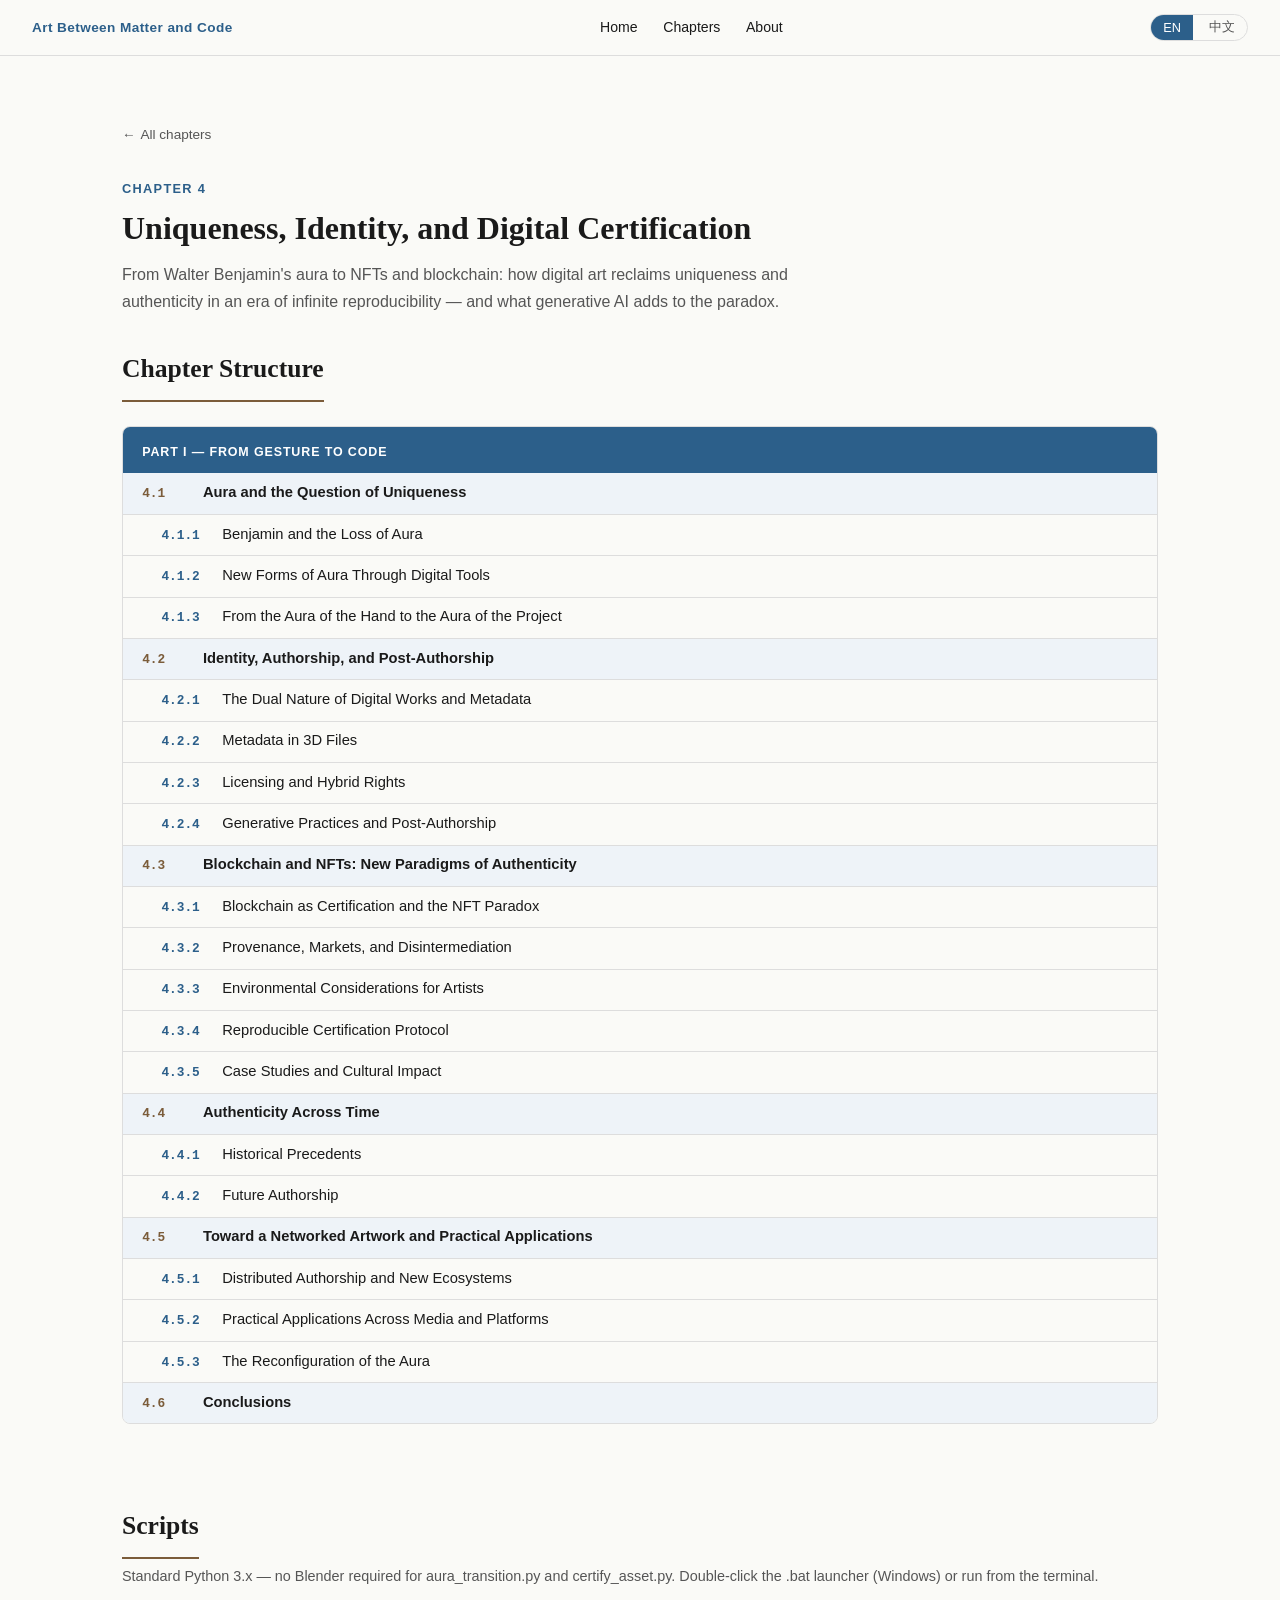
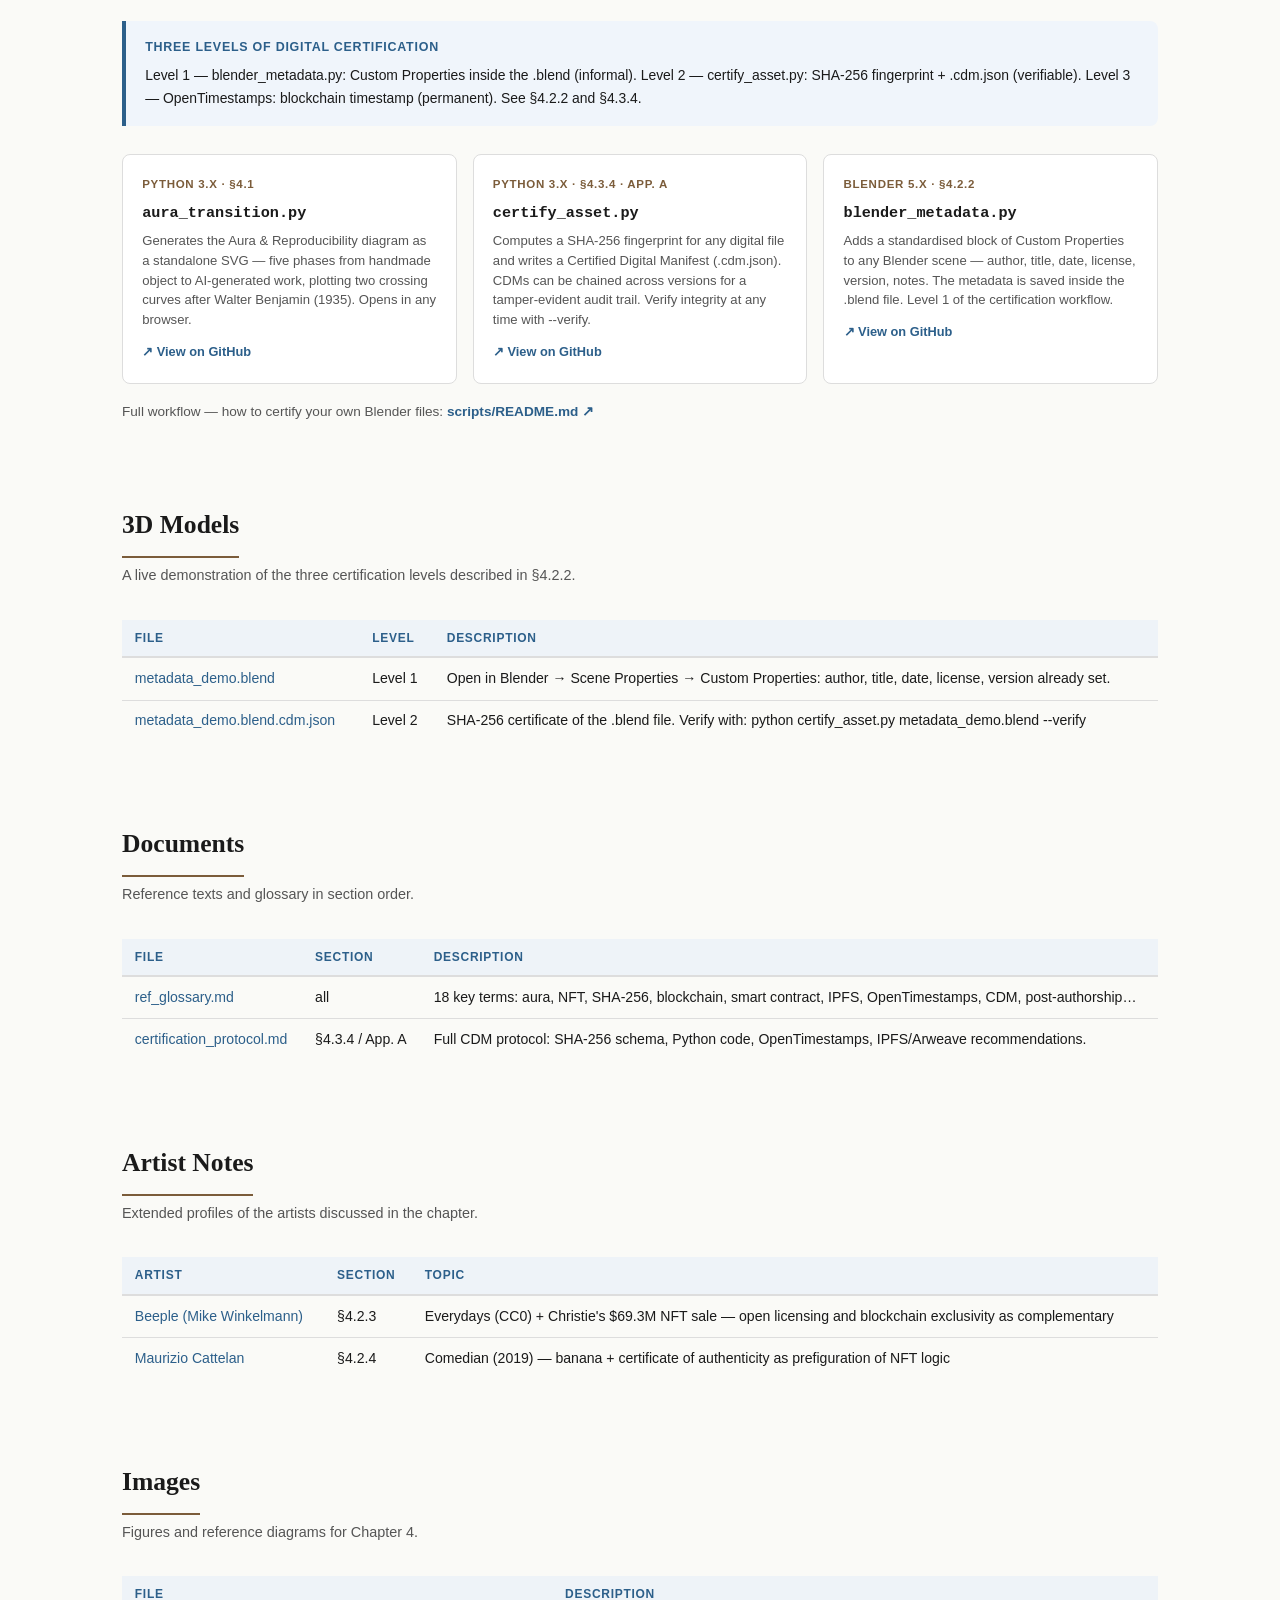
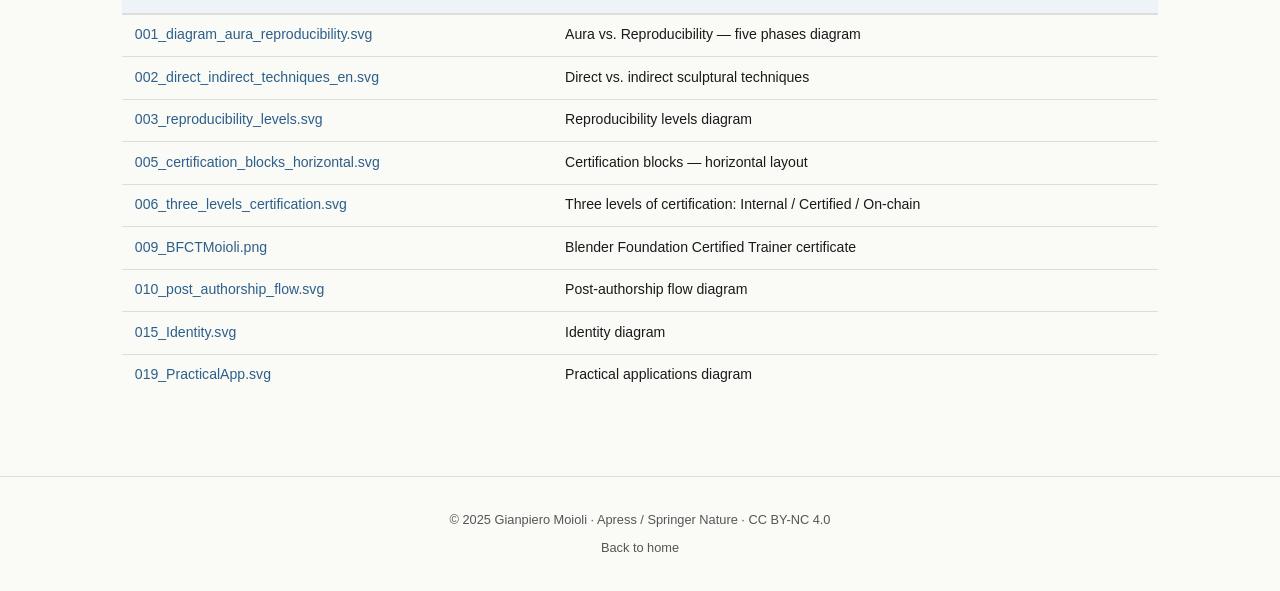
<file: chapters/04.html>
<!DOCTYPE html>
<html lang="en">
<head>
  <meta charset="UTF-8">
  <meta name="viewport" content="width=device-width, initial-scale=1.0">
  <title>Chapter 4 — Art Between Matter and Code</title>
  <meta name="description" content="Chapter 4: Uniqueness, Identity, and Digital Certification — supplementary materials.">
  <link rel="canonical" href="https://giugiogiaauer.github.io/art-matter-code/chapters/04.html">
  <link rel="stylesheet" href="../css/style.css">
  <style>
    .chapter-hero {
      max-width: var(--max);
      margin: 4rem auto 2rem;
      padding: 0 2rem;
    }
    .chapter-hero .chap-label {
      font-size: .8rem;
      font-weight: 700;
      letter-spacing: .1em;
      text-transform: uppercase;
      color: var(--accent);
      margin-bottom: .5rem;
    }
    .chapter-hero h1 {
      font-family: var(--font-serif);
      font-size: 2rem;
      line-height: 1.25;
      margin-bottom: .8rem;
    }
    .chapter-hero .lead {
      font-size: 1rem;
      color: var(--sub);
      max-width: 680px;
      margin-bottom: 2rem;
    }
    .back-link {
      font-size: .85rem;
      color: var(--sub);
      display: inline-flex;
      align-items: center;
      gap: .3rem;
      margin-bottom: 2rem;
    }
    .back-link:hover { color: var(--accent); text-decoration: none; }

    .mat-section { margin-bottom: 3rem; }
    .mat-section h2 {
      font-family: var(--font-serif);
      font-size: 1.3rem;
      color: var(--ink);
      margin-bottom: .3rem;
      padding-bottom: .4rem;
      border-bottom: 2px solid var(--accent2);
      display: inline-block;
    }
    .mat-section p { font-size: .9rem; color: var(--sub); margin: .5rem 0 1rem; }
    .mat-table { width: 100%; border-collapse: collapse; font-size: .88rem; }
    .mat-table th {
      text-align: left;
      padding: .5rem .8rem;
      background: var(--tag-bg);
      color: var(--accent);
      font-size: .75rem;
      letter-spacing: .06em;
      text-transform: uppercase;
      border-bottom: 2px solid var(--border);
    }
    .mat-table td {
      padding: .55rem .8rem;
      border-bottom: 1px solid var(--border);
      vertical-align: top;
    }
    .mat-table tr:last-child td { border-bottom: none; }
    .mat-table tr:hover td { background: #f5f5f2; }
    .mat-table a { font-weight: 500; }

    .script-grid {
      display: grid;
      grid-template-columns: repeat(auto-fill, minmax(260px, 1fr));
      gap: 1rem;
      margin-top: 1rem;
    }
    .script-card {
      background: var(--card);
      border: 1px solid var(--border);
      border-radius: var(--radius);
      padding: 1.2rem;
    }
    .script-card h3 { font-size: .95rem; margin-bottom: .3rem; color: var(--ink); font-family: "Consolas", "Courier New", monospace; }
    .script-card .env {
      font-size: .72rem;
      font-weight: 700;
      text-transform: uppercase;
      letter-spacing: .06em;
      color: var(--accent2);
      margin-bottom: .4rem;
    }
    .script-card p { font-size: .82rem; color: var(--sub); line-height: 1.5; }
    .script-card .dl-link {
      display: inline-block;
      margin-top: .7rem;
      font-size: .8rem;
      font-weight: 600;
      color: var(--accent);
    }
  </style>
</head>
<body>

<!-- NAV -->
<nav>
  <span class="nav-logo">Art Between Matter and Code</span>
  <ul class="nav-links">
    <li><a href="../index.html" data-en="Home" data-zh="首页">Home</a></li>
    <li><a href="../index.html#chapters" data-en="Chapters" data-zh="章节">Chapters</a></li>
    <li><a href="../index.html#about" data-en="About" data-zh="关于">About</a></li>
  </ul>
  <div class="lang-toggle">
    <button class="lang-btn" data-lang="en">EN</button>
    <button class="lang-btn" data-lang="zh">中文</button>
  </div>
</nav>

<!-- HERO -->
<div class="chapter-hero">
  <a class="back-link" href="../index.html">← <span data-en="All chapters" data-zh="所有章节">All chapters</span></a>
  <div class="chap-label" data-en="Chapter 4" data-zh="第4章">Chapter 4</div>
  <h1 data-en="Uniqueness, Identity, and Digital Certification"
      data-zh="唯一性、身份与数字认证">Uniqueness, Identity, and Digital Certification</h1>
  <p class="lead"
     data-en="From Walter Benjamin's aura to NFTs and blockchain: how digital art reclaims uniqueness and authenticity in an era of infinite reproducibility — and what generative AI adds to the paradox."
     data-zh="从瓦尔特·本雅明的光晕到NFT与区块链：在无限复制的时代，数字艺术如何重申唯一性与真实性——以及生成式AI为这一悖论增添了什么。">
    From Walter Benjamin's aura to NFTs and blockchain: how digital art reclaims uniqueness and authenticity in an era of infinite reproducibility — and what generative AI adds to the paradox.
  </p>
</div>

<!-- CHAPTER STRUCTURE -->
<section>
  <h2 class="section-title" data-en="Chapter Structure" data-zh="章节结构">Chapter Structure</h2>

  <div class="toc">
    <div class="toc-part">
      <span class="toc-part-label" data-en="Part I — From Gesture to Code" data-zh="第一部分 — 从姿态到代码">Part I — From Gesture to Code</span>
    </div>

    <div class="toc-item toc-l1">
      <span class="toc-num">4.1</span>
      <span class="toc-title" data-en="Aura and the Question of Uniqueness" data-zh="光晕与唯一性问题">Aura and the Question of Uniqueness</span>
    </div>
    <div class="toc-item toc-l2">
      <span class="toc-num">4.1.1</span>
      <span class="toc-title" data-en="Benjamin and the Loss of Aura" data-zh="本雅明与光晕的丧失">Benjamin and the Loss of Aura</span>
    </div>
    <div class="toc-item toc-l2">
      <span class="toc-num">4.1.2</span>
      <span class="toc-title" data-en="New Forms of Aura Through Digital Tools" data-zh="数字工具催生的新光晕形式">New Forms of Aura Through Digital Tools</span>
    </div>
    <div class="toc-item toc-l2">
      <span class="toc-num">4.1.3</span>
      <span class="toc-title" data-en="From the Aura of the Hand to the Aura of the Project" data-zh="从手的光晕到项目的光晕">From the Aura of the Hand to the Aura of the Project</span>
    </div>

    <div class="toc-item toc-l1">
      <span class="toc-num">4.2</span>
      <span class="toc-title" data-en="Identity, Authorship, and Post-Authorship" data-zh="身份、作者性与后作者性">Identity, Authorship, and Post-Authorship</span>
    </div>
    <div class="toc-item toc-l2">
      <span class="toc-num">4.2.1</span>
      <span class="toc-title" data-en="The Dual Nature of Digital Works and Metadata" data-zh="数字作品的双重性与元数据">The Dual Nature of Digital Works and Metadata</span>
    </div>
    <div class="toc-item toc-l2">
      <span class="toc-num">4.2.2</span>
      <span class="toc-title" data-en="Metadata in 3D Files" data-zh="三维文件中的元数据">Metadata in 3D Files</span>
    </div>
    <div class="toc-item toc-l2">
      <span class="toc-num">4.2.3</span>
      <span class="toc-title" data-en="Licensing and Hybrid Rights" data-zh="许可与混合权利">Licensing and Hybrid Rights</span>
    </div>
    <div class="toc-item toc-l2">
      <span class="toc-num">4.2.4</span>
      <span class="toc-title" data-en="Generative Practices and Post-Authorship" data-zh="生成性实践与后作者性">Generative Practices and Post-Authorship</span>
    </div>

    <div class="toc-item toc-l1">
      <span class="toc-num">4.3</span>
      <span class="toc-title" data-en="Blockchain and NFTs: New Paradigms of Authenticity" data-zh="区块链与NFT：真实性的新范式">Blockchain and NFTs: New Paradigms of Authenticity</span>
    </div>
    <div class="toc-item toc-l2">
      <span class="toc-num">4.3.1</span>
      <span class="toc-title" data-en="Blockchain as Certification and the NFT Paradox" data-zh="区块链认证与NFT悖论">Blockchain as Certification and the NFT Paradox</span>
    </div>
    <div class="toc-item toc-l2">
      <span class="toc-num">4.3.2</span>
      <span class="toc-title" data-en="Provenance, Markets, and Disintermediation" data-zh="来源、市场与去中介化">Provenance, Markets, and Disintermediation</span>
    </div>
    <div class="toc-item toc-l2">
      <span class="toc-num">4.3.3</span>
      <span class="toc-title" data-en="Environmental Considerations for Artists" data-zh="艺术家的环境考量">Environmental Considerations for Artists</span>
    </div>
    <div class="toc-item toc-l2">
      <span class="toc-num">4.3.4</span>
      <span class="toc-title" data-en="Reproducible Certification Protocol" data-zh="可重现认证协议">Reproducible Certification Protocol</span>
    </div>
    <div class="toc-item toc-l2">
      <span class="toc-num">4.3.5</span>
      <span class="toc-title" data-en="Case Studies and Cultural Impact" data-zh="案例研究与文化影响">Case Studies and Cultural Impact</span>
    </div>

    <div class="toc-item toc-l1">
      <span class="toc-num">4.4</span>
      <span class="toc-title" data-en="Authenticity Across Time" data-zh="跨越时间的真实性">Authenticity Across Time</span>
    </div>
    <div class="toc-item toc-l2">
      <span class="toc-num">4.4.1</span>
      <span class="toc-title" data-en="Historical Precedents" data-zh="历史先例">Historical Precedents</span>
    </div>
    <div class="toc-item toc-l2">
      <span class="toc-num">4.4.2</span>
      <span class="toc-title" data-en="Future Authorship" data-zh="未来的作者性">Future Authorship</span>
    </div>

    <div class="toc-item toc-l1">
      <span class="toc-num">4.5</span>
      <span class="toc-title" data-en="Toward a Networked Artwork and Practical Applications" data-zh="走向网络化艺术作品与实践应用">Toward a Networked Artwork and Practical Applications</span>
    </div>
    <div class="toc-item toc-l2">
      <span class="toc-num">4.5.1</span>
      <span class="toc-title" data-en="Distributed Authorship and New Ecosystems" data-zh="分布式作者性与新生态系统">Distributed Authorship and New Ecosystems</span>
    </div>
    <div class="toc-item toc-l2">
      <span class="toc-num">4.5.2</span>
      <span class="toc-title" data-en="Practical Applications Across Media and Platforms" data-zh="跨媒介与平台的实践应用">Practical Applications Across Media and Platforms</span>
    </div>
    <div class="toc-item toc-l2">
      <span class="toc-num">4.5.3</span>
      <span class="toc-title" data-en="The Reconfiguration of the Aura" data-zh="光晕的重构">The Reconfiguration of the Aura</span>
    </div>

    <div class="toc-item toc-l1">
      <span class="toc-num">4.6</span>
      <span class="toc-title" data-en="Conclusions" data-zh="结论">Conclusions</span>
    </div>

  </div>
</section>

<!-- SCRIPTS -->
<section>
  <h2 class="section-title" data-en="Scripts" data-zh="脚本">Scripts</h2>
  <p class="section-sub"
     data-en="Standard Python 3.x — no Blender required for aura_transition.py and certify_asset.py. Double-click the .bat launcher (Windows) or run from the terminal."
     data-zh="标准Python 3.x——aura_transition.py和certify_asset.py无需Blender。双击.bat启动器（Windows）或从终端运行。">
    Standard Python 3.x — no Blender required for most scripts. Double-click the .bat launcher (Windows) or run from the terminal.
  </p>

  <div class="info-box">
    <strong data-en="Three levels of digital certification" data-zh="数字认证的三个层次">Three levels of digital certification</strong>
    <span data-en="Level 1 — blender_metadata.py: Custom Properties inside the .blend (informal). Level 2 — certify_asset.py: SHA-256 fingerprint + .cdm.json (verifiable). Level 3 — OpenTimestamps: blockchain timestamp (permanent). See §4.2.2 and §4.3.4."
          data-zh="第1级——blender_metadata.py：.blend文件内的自定义属性（非正式）。第2级——certify_asset.py：SHA-256指纹+.cdm.json（可验证）。第3级——OpenTimestamps：区块链时间戳（永久）。见§4.2.2和§4.3.4。">
      Level 1 — <code>blender_metadata.py</code>: Custom Properties inside the .blend (informal) ·
      Level 2 — <code>certify_asset.py</code>: SHA-256 fingerprint + .cdm.json (verifiable) ·
      Level 3 — OpenTimestamps: blockchain timestamp (permanent).
    </span>
  </div>

  <div class="script-grid">

    <div class="script-card">
      <div class="env">Python 3.x · §4.1</div>
      <h3>aura_transition.py</h3>
      <p data-en="Generates the Aura &amp; Reproducibility diagram as a standalone SVG — five phases from handmade object to AI-generated work, plotting two crossing curves after Walter Benjamin (1935). Opens in any browser."
         data-zh="生成光晕与复制性图表为独立SVG——从手工物件到AI生成作品的五个阶段，绘制沃尔特·本雅明（1935）之后的两条交叉曲线。在任何浏览器中打开。">
        Plots Aura and Reproducibility as two crossing curves across five historical phases. Output: <code>ref_aura_transition_diagram.svg</code>.
      </p>
      <a class="dl-link"
         href="https://github.com/Apress/Art-Between-Matter-and-Code/blob/main/04/scripts/aura_transition.py"
         target="_blank" rel="noopener">↗ View on GitHub</a>
    </div>

    <div class="script-card">
      <div class="env">Python 3.x · §4.3.4 · App. A</div>
      <h3>certify_asset.py</h3>
      <p data-en="Computes a SHA-256 fingerprint for any digital file and writes a Certified Digital Manifest (.cdm.json). CDMs can be chained across versions for a tamper-evident audit trail. Verify integrity at any time with --verify."
         data-zh="计算任意数字文件的SHA-256指纹并写入认证数字清单（.cdm.json）。CDM可跨版本链式连接，形成防篡改审计追踪。随时使用--verify验证完整性。">
        SHA-256 fingerprint + .cdm.json for any file. Drag any file onto <code>run_certify_asset.bat</code> or use <code>--verify</code> to check integrity.
      </p>
      <a class="dl-link"
         href="https://github.com/Apress/Art-Between-Matter-and-Code/blob/main/04/scripts/certify_asset.py"
         target="_blank" rel="noopener">↗ View on GitHub</a>
    </div>

    <div class="script-card">
      <div class="env">Blender 5.x · §4.2.2</div>
      <h3>blender_metadata.py</h3>
      <p data-en="Adds a standardised block of Custom Properties to any Blender scene — author, title, date, license, version, notes. The metadata is saved inside the .blend file. Level 1 of the certification workflow."
         data-zh="向任意Blender场景添加标准化自定义属性块——作者、标题、日期、许可证、版本、备注。元数据保存在.blend文件内。认证工作流程的第1级。">
        Writes author, title, date, license, version to Scene Custom Properties. Edit CONFIG block → <code>Alt+P</code> to apply.
      </p>
      <a class="dl-link"
         href="https://github.com/Apress/Art-Between-Matter-and-Code/blob/main/04/scripts/blender_metadata.py"
         target="_blank" rel="noopener">↗ View on GitHub</a>
    </div>

  </div>

  <p style="margin-top:1rem;font-size:.85rem;color:var(--sub);">
    <span data-en="Full workflow — how to certify your own Blender files:" data-zh="完整工作流——如何认证您自己的Blender文件：">Full workflow — how to certify your own Blender files:</span>
    <a href="https://github.com/Apress/Art-Between-Matter-and-Code/blob/main/04/scripts/README.md"
       target="_blank" rel="noopener" style="color:var(--accent);font-weight:600;">
      scripts/README.md ↗
    </a>
  </p>
</section>

<!-- 3D MODELS -->
<section>
  <h2 class="section-title" data-en="3D Models" data-zh="三维模型">3D Models</h2>
  <p class="section-sub"
     data-en="A live demonstration of the three certification levels described in §4.2.2."
     data-zh="§4.2.2中描述的三个认证层次的实时演示。">
    A live demonstration of the three certification levels described in §4.2.2.
  </p>
  <div class="mat-section">
    <table class="mat-table">
      <thead>
        <tr>
          <th data-en="File" data-zh="文件">File</th>
          <th data-en="Level" data-zh="层次">Level</th>
          <th data-en="Description" data-zh="描述">Description</th>
        </tr>
      </thead>
      <tbody>
        <tr>
          <td><a href="https://github.com/Apress/Art-Between-Matter-and-Code/blob/main/04/models/metadata_demo.blend" target="_blank" rel="noopener">metadata_demo.blend</a></td>
          <td>Level 1</td>
          <td data-en="Open in Blender → Scene Properties → Custom Properties: author, title, date, license, version already set." data-zh="在Blender中打开→场景属性→自定义属性：作者、标题、日期、许可证、版本已设置。">Open in Blender → Scene Properties → Custom Properties: metadata already set.</td>
        </tr>
        <tr>
          <td><a href="https://github.com/Apress/Art-Between-Matter-and-Code/blob/main/04/models/metadata_demo.blend.cdm.json" target="_blank" rel="noopener">metadata_demo.blend.cdm.json</a></td>
          <td>Level 2</td>
          <td data-en="SHA-256 certificate of the .blend file. Verify with: python certify_asset.py metadata_demo.blend --verify" data-zh="blend文件的SHA-256证书。验证方式：python certify_asset.py metadata_demo.blend --verify">SHA-256 certificate of the .blend. Verify with: <code>python certify_asset.py metadata_demo.blend --verify</code></td>
        </tr>
      </tbody>
    </table>
  </div>
</section>

<!-- DOCUMENTS -->
<section>
  <h2 class="section-title" data-en="Documents" data-zh="文档">Documents</h2>
  <p class="section-sub"
     data-en="Reference texts and glossary in section order."
     data-zh="按章节顺序排列的参考文本和词汇表。">
    Reference texts and glossary in section order.
  </p>
  <div class="mat-section">
    <table class="mat-table">
      <thead>
        <tr>
          <th data-en="File" data-zh="文件">File</th>
          <th data-en="Section" data-zh="章节">Section</th>
          <th data-en="Description" data-zh="描述">Description</th>
        </tr>
      </thead>
      <tbody>
        <tr>
          <td><a href="https://github.com/Apress/Art-Between-Matter-and-Code/blob/main/04/docs/ref_glossary.md" target="_blank" rel="noopener">ref_glossary.md</a></td>
          <td>all</td>
          <td data-en="18 key terms: aura, NFT, SHA-256, blockchain, smart contract, IPFS, OpenTimestamps, CDM, post-authorship…" data-zh="18个关键术语：光晕、NFT、SHA-256、区块链、智能合约、IPFS、OpenTimestamps、CDM、后作者性……">18 key terms: aura, NFT, SHA-256, blockchain, smart contract, IPFS, CDM, post-authorship…</td>
        </tr>
        <tr>
          <td><a href="https://github.com/Apress/Art-Between-Matter-and-Code/blob/main/04/docs/certification_protocol.md" target="_blank" rel="noopener">certification_protocol.md</a></td>
          <td>§4.3.4 / App. A</td>
          <td data-en="Full CDM protocol: SHA-256 schema, Python code, OpenTimestamps, IPFS/Arweave recommendations." data-zh="完整CDM协议：SHA-256架构、Python代码、OpenTimestamps、IPFS/Arweave建议。">Full CDM protocol: SHA-256 schema, Python code, OpenTimestamps, IPFS/Arweave.</td>
        </tr>
      </tbody>
    </table>
  </div>
</section>

<!-- ARTIST NOTES -->
<section>
  <h2 class="section-title" data-en="Artist Notes" data-zh="艺术家笔记">Artist Notes</h2>
  <p class="section-sub"
     data-en="Extended profiles of the artists discussed in the chapter."
     data-zh="本章讨论的艺术家的详细介绍。">
    Extended profiles of the artists discussed in the chapter.
  </p>
  <div class="mat-section">
    <table class="mat-table">
      <thead>
        <tr>
          <th data-en="Artist" data-zh="艺术家">Artist</th>
          <th data-en="Section" data-zh="章节">Section</th>
          <th data-en="Topic" data-zh="主题">Topic</th>
        </tr>
      </thead>
      <tbody>
        <tr>
          <td><a href="https://github.com/Apress/Art-Between-Matter-and-Code/blob/main/04/docs/artist_notes/01_beeple.md" target="_blank" rel="noopener">Beeple (Mike Winkelmann)</a></td>
          <td>§4.2.3</td>
          <td data-en="Everydays (CC0) + Christie's $69.3M NFT sale — open licensing and blockchain exclusivity as complementary" data-zh="《每日》（CC0）+佳士得6930万美元NFT拍卖——开放许可与区块链独占性的互补关系"><em>Everydays</em> — CC0 open licensing + Christie's $69.3M NFT sale</td>
        </tr>
        <tr>
          <td><a href="https://github.com/Apress/Art-Between-Matter-and-Code/blob/main/04/docs/artist_notes/02_cattelan.md" target="_blank" rel="noopener">Maurizio Cattelan</a></td>
          <td>§4.2.4</td>
          <td data-en="Comedian (2019) — banana + certificate of authenticity as prefiguration of NFT logic" data-zh="《喜剧演员》（2019）——香蕉+真实性证书作为NFT逻辑的预示"><em>Comedian</em> (2019) — certificate as artwork, prefiguration of NFT logic</td>
        </tr>
      </tbody>
    </table>
  </div>
</section>

<!-- IMAGES -->
<section>
  <h2 class="section-title" data-en="Images" data-zh="图像">Images</h2>
  <p class="section-sub"
     data-en="Figures and reference diagrams for Chapter 4."
     data-zh="第四章的图表与参考示意图。">
    Figures and reference diagrams for Chapter 4.
  </p>
  <div class="mat-section">
    <table class="mat-table">
      <thead>
        <tr>
          <th data-en="File" data-zh="文件">File</th>
          <th data-en="Description" data-zh="描述">Description</th>
        </tr>
      </thead>
      <tbody>
        <tr>
          <td><a href="https://github.com/Apress/Art-Between-Matter-and-Code/blob/main/04/images/001_diagram_aura_reproducibility.svg" target="_blank" rel="noopener">001_diagram_aura_reproducibility.svg</a></td>
          <td data-en="Aura vs. Reproducibility — five phases diagram" data-zh="光晕与复制性——五个阶段图">Aura vs. Reproducibility — five phases diagram</td>
        </tr>
        <tr>
          <td><a href="https://github.com/Apress/Art-Between-Matter-and-Code/blob/main/04/images/002_direct_indirect_techniques_en.svg" target="_blank" rel="noopener">002_direct_indirect_techniques_en.svg</a></td>
          <td data-en="Direct vs. indirect sculptural techniques" data-zh="直接与间接雕塑技术">Direct vs. indirect sculptural techniques</td>
        </tr>
        <tr>
          <td><a href="https://github.com/Apress/Art-Between-Matter-and-Code/blob/main/04/images/003_reproducibility_levels.svg" target="_blank" rel="noopener">003_reproducibility_levels.svg</a></td>
          <td data-en="Reproducibility levels diagram" data-zh="复制性层次图">Reproducibility levels diagram</td>
        </tr>
        <tr>
          <td><a href="https://github.com/Apress/Art-Between-Matter-and-Code/blob/main/04/images/005_certification_blocks_horizontal.svg" target="_blank" rel="noopener">005_certification_blocks_horizontal.svg</a></td>
          <td data-en="Certification blocks — horizontal layout" data-zh="认证块——水平布局">Certification blocks — horizontal layout</td>
        </tr>
        <tr>
          <td><a href="https://github.com/Apress/Art-Between-Matter-and-Code/blob/main/04/images/006_three_levels_certification.svg" target="_blank" rel="noopener">006_three_levels_certification.svg</a></td>
          <td data-en="Three levels of certification: Internal / Certified / On-chain" data-zh="三个认证层次：内部/认证/链上">Three levels of certification: Internal / Certified / On-chain</td>
        </tr>
        <tr>
          <td><a href="https://github.com/Apress/Art-Between-Matter-and-Code/blob/main/04/images/009_BFCTMoioli.png" target="_blank" rel="noopener">009_BFCTMoioli.png</a></td>
          <td data-en="Blender Foundation Certified Trainer certificate" data-zh="Blender基金会认证讲师证书">Blender Foundation Certified Trainer certificate</td>
        </tr>
        <tr>
          <td><a href="https://github.com/Apress/Art-Between-Matter-and-Code/blob/main/04/images/010_post_authorship_flow.svg" target="_blank" rel="noopener">010_post_authorship_flow.svg</a></td>
          <td data-en="Post-authorship flow diagram" data-zh="后作者性流程图">Post-authorship flow diagram</td>
        </tr>
        <tr>
          <td><a href="https://github.com/Apress/Art-Between-Matter-and-Code/blob/main/04/images/015_Identity.svg" target="_blank" rel="noopener">015_Identity.svg</a></td>
          <td data-en="Identity diagram" data-zh="身份图">Identity diagram</td>
        </tr>
        <tr>
          <td><a href="https://github.com/Apress/Art-Between-Matter-and-Code/blob/main/04/images/019_PracticalApp.svg" target="_blank" rel="noopener">019_PracticalApp.svg</a></td>
          <td data-en="Practical applications diagram" data-zh="实践应用图">Practical applications diagram</td>
        </tr>
      </tbody>
    </table>
  </div>
</section>

<!-- FOOTER -->
<footer>
  <p data-en="&copy; 2025 Gianpiero Moioli · Apress / Springer Nature · CC BY-NC 4.0"
     data-zh="&copy; 2025 莫伊奥利 · Apress / Springer Nature · CC BY-NC 4.0">
    &copy; 2025 Gianpiero Moioli · Apress / Springer Nature · CC BY-NC 4.0
  </p>
  <p style="margin-top:.4rem">
    <a href="../index.html" data-en="Back to home" data-zh="返回首页">Back to home</a>
  </p>
</footer>

<script src="../js/i18n.js"></script>
</body>
</html>
</file>
<file: css/style.css>
/* ============================================================
   Art Between Matter and Code — Supplementary Site
   Gianpiero Moioli · Apress / Springer 2025
   No external fonts — system stack only (China-safe)
   ============================================================ */

:root {
  --ink:       #1a1a1a;
  --sub:       #555;
  --border:    #ddd;
  --bg:        #fafaf7;
  --card:      #ffffff;
  --accent:    #2c5f8a;
  --accent2:   #7b5c3a;
  --tag-bg:    #eef3f8;
  --radius:    8px;
  --max:       1100px;
  --font-sans: -apple-system, BlinkMacSystemFont, "Segoe UI", "PingFang SC",
               "Microsoft YaHei", "Noto Sans CJK SC", sans-serif;
  --font-serif: Georgia, "STSong", "SimSun", serif;
}

*, *::before, *::after { box-sizing: border-box; margin: 0; padding: 0; }

html { scroll-behavior: smooth; }

body {
  font-family: var(--font-sans);
  background: var(--bg);
  color: var(--ink);
  line-height: 1.7;
  font-size: 16px;
}

a { color: var(--accent); text-decoration: none; }
a:hover { text-decoration: underline; }

/* ── NAV ────────────────────────────────────────────────────── */
nav {
  position: sticky;
  top: 0;
  z-index: 100;
  background: rgba(250,250,247,.95);
  backdrop-filter: blur(6px);
  border-bottom: 1px solid var(--border);
  display: flex;
  align-items: center;
  justify-content: space-between;
  padding: 0 2rem;
  height: 56px;
}

.nav-logo {
  font-size: .85rem;
  font-weight: 600;
  color: var(--accent);
  letter-spacing: .03em;
}

.nav-links {
  display: flex;
  gap: 1.6rem;
  list-style: none;
  font-size: .88rem;
}

.nav-links a { color: var(--ink); font-weight: 500; }
.nav-links a:hover { color: var(--accent); text-decoration: none; }

/* Language toggle */
.lang-toggle {
  display: flex;
  gap: 4px;
  border: 1px solid var(--border);
  border-radius: 20px;
  overflow: hidden;
  font-size: .8rem;
}

.lang-btn {
  padding: 4px 12px;
  cursor: pointer;
  background: transparent;
  border: none;
  font-size: .8rem;
  color: var(--sub);
  font-family: var(--font-sans);
  transition: background .15s, color .15s;
}

.lang-btn.active {
  background: var(--accent);
  color: #fff;
}

/* ── HERO ───────────────────────────────────────────────────── */
.hero {
  max-width: var(--max);
  margin: 5rem auto 3rem;
  padding: 0 2rem;
  display: grid;
  grid-template-columns: 1fr 2fr;
  gap: 3rem;
  align-items: center;
}

.hero-cover {
  width: 100%;
  max-width: 260px;
  border-radius: var(--radius);
  box-shadow: 0 8px 32px rgba(0,0,0,.15);
}

.hero-text h1 {
  font-family: var(--font-serif);
  font-size: 2.2rem;
  line-height: 1.25;
  color: var(--ink);
  margin-bottom: .5rem;
}

.hero-text .subtitle {
  font-size: 1.05rem;
  color: var(--sub);
  margin-bottom: 1.2rem;
}

.hero-text .author {
  font-size: .95rem;
  color: var(--accent2);
  font-weight: 600;
  margin-bottom: 1.5rem;
}

.btn {
  display: inline-block;
  padding: .6rem 1.4rem;
  border-radius: 6px;
  font-size: .9rem;
  font-weight: 600;
  transition: opacity .15s;
}

.btn:hover { opacity: .85; text-decoration: none; }
.btn-primary { background: var(--accent); color: #fff; margin-right: .6rem; }
.btn-outline  { border: 2px solid var(--accent); color: var(--accent); }

/* ── SECTION ────────────────────────────────────────────────── */
section {
  max-width: var(--max);
  margin: 0 auto 5rem;
  padding: 0 2rem;
}

.section-title {
  font-family: var(--font-serif);
  font-size: 1.6rem;
  color: var(--ink);
  margin-bottom: .3rem;
  padding-bottom: .6rem;
  border-bottom: 2px solid var(--accent2);
  display: inline-block;
}

.section-sub {
  color: var(--sub);
  font-size: .9rem;
  margin-bottom: 2rem;
}

/* ── CHAPTER GRID ───────────────────────────────────────────── */
.chapter-grid {
  display: grid;
  grid-template-columns: repeat(auto-fill, minmax(240px, 1fr));
  gap: 1.2rem;
  margin-top: 1.5rem;
}

.chapter-card {
  background: var(--card);
  border: 1px solid var(--border);
  border-radius: var(--radius);
  padding: 1.4rem;
  transition: box-shadow .2s, transform .2s;
  display: flex;
  flex-direction: column;
  gap: .5rem;
}

.chapter-card:hover {
  box-shadow: 0 4px 20px rgba(0,0,0,.1);
  transform: translateY(-2px);
  text-decoration: none;
}

.chapter-num {
  font-size: .75rem;
  font-weight: 700;
  letter-spacing: .08em;
  color: var(--accent);
  text-transform: uppercase;
}

.chapter-title {
  font-weight: 700;
  font-size: 1rem;
  color: var(--ink);
  line-height: 1.35;
}

.chapter-desc {
  font-size: .83rem;
  color: var(--sub);
  line-height: 1.5;
}

.chapter-tags {
  display: flex;
  flex-wrap: wrap;
  gap: 4px;
  margin-top: auto;
  padding-top: .6rem;
}

.tag {
  background: var(--tag-bg);
  color: var(--accent);
  font-size: .72rem;
  padding: 2px 8px;
  border-radius: 20px;
  font-weight: 500;
}

/* ── ABOUT ──────────────────────────────────────────────────── */
.about-grid {
  display: grid;
  grid-template-columns: 200px 1fr;
  gap: 2.5rem;
  align-items: start;
  margin-top: 1.5rem;
}

.about-photo {
  width: 100%;
  border-radius: 50%;
  border: 3px solid var(--border);
}

.about-text h3 {
  font-family: var(--font-serif);
  font-size: 1.3rem;
  margin-bottom: .4rem;
}

.about-text p {
  color: var(--sub);
  font-size: .93rem;
  margin-bottom: .8rem;
}

/* ── TABLE OF CONTENTS ──────────────────────────────────────── */
.toc {
  margin-top: 1.2rem;
  border: 1px solid var(--border);
  border-radius: var(--radius);
  overflow: hidden;
}

.toc-part {
  background: var(--accent);
  padding: .6rem 1.2rem;
}

.toc-part-label {
  font-size: .78rem;
  font-weight: 700;
  letter-spacing: .07em;
  text-transform: uppercase;
  color: #fff;
}

.toc-item {
  display: flex;
  align-items: baseline;
  gap: .8rem;
  padding: .55rem 1.2rem;
  border-bottom: 1px solid var(--border);
  transition: background .15s;
}

.toc-item:last-child { border-bottom: none; }
.toc-item:hover { background: #f5f5f2; }

.toc-l1 { background: var(--tag-bg); }
.toc-l1 .toc-num { color: var(--accent2); font-weight: 700; }
.toc-l1 .toc-title { font-weight: 600; color: var(--ink); }

.toc-l2 { padding-left: 2.4rem; }
.toc-l2 .toc-num { color: var(--accent); font-weight: 600; }
.toc-l2 .toc-title { color: var(--ink); }

.toc-num {
  font-size: .8rem;
  min-width: 3rem;
  flex-shrink: 0;
  font-family: "Consolas", "Courier New", monospace;
}

.toc-title { font-size: .92rem; line-height: 1.4; }

.toc-note {
  margin-left: auto;
  font-size: .75rem;
  color: var(--sub);
  white-space: nowrap;
  padding-left: .8rem;
}

/* ── INFO BOX ───────────────────────────────────────────────── */
.info-box {
  background: #f0f5fb;
  border-left: 4px solid var(--accent);
  border-radius: 0 var(--radius) var(--radius) 0;
  padding: 1rem 1.2rem;
  margin: 1.2rem 0 1.8rem;
  font-size: .87rem;
  color: var(--ink);
  line-height: 1.65;
}

.info-box strong {
  display: block;
  color: var(--accent);
  font-size: .78rem;
  letter-spacing: .06em;
  text-transform: uppercase;
  margin-bottom: .4rem;
}

.info-box code {
  background: rgba(44,95,138,.1);
  color: var(--accent);
  padding: 1px 5px;
  border-radius: 3px;
  font-size: .85em;
  font-family: "Consolas", "Courier New", monospace;
}

/* ── FOOTER ─────────────────────────────────────────────────── */
footer {
  border-top: 1px solid var(--border);
  padding: 2rem;
  text-align: center;
  font-size: .8rem;
  color: var(--sub);
}

footer a { color: var(--sub); }

/* ── RESPONSIVE ─────────────────────────────────────────────── */
@media (max-width: 700px) {
  .hero { grid-template-columns: 1fr; text-align: center; }
  .hero-cover { max-width: 180px; margin: 0 auto; }
  .about-grid { grid-template-columns: 1fr; text-align: center; }
  .about-photo { max-width: 140px; margin: 0 auto; }
  .nav-links { display: none; }
}
</file>
